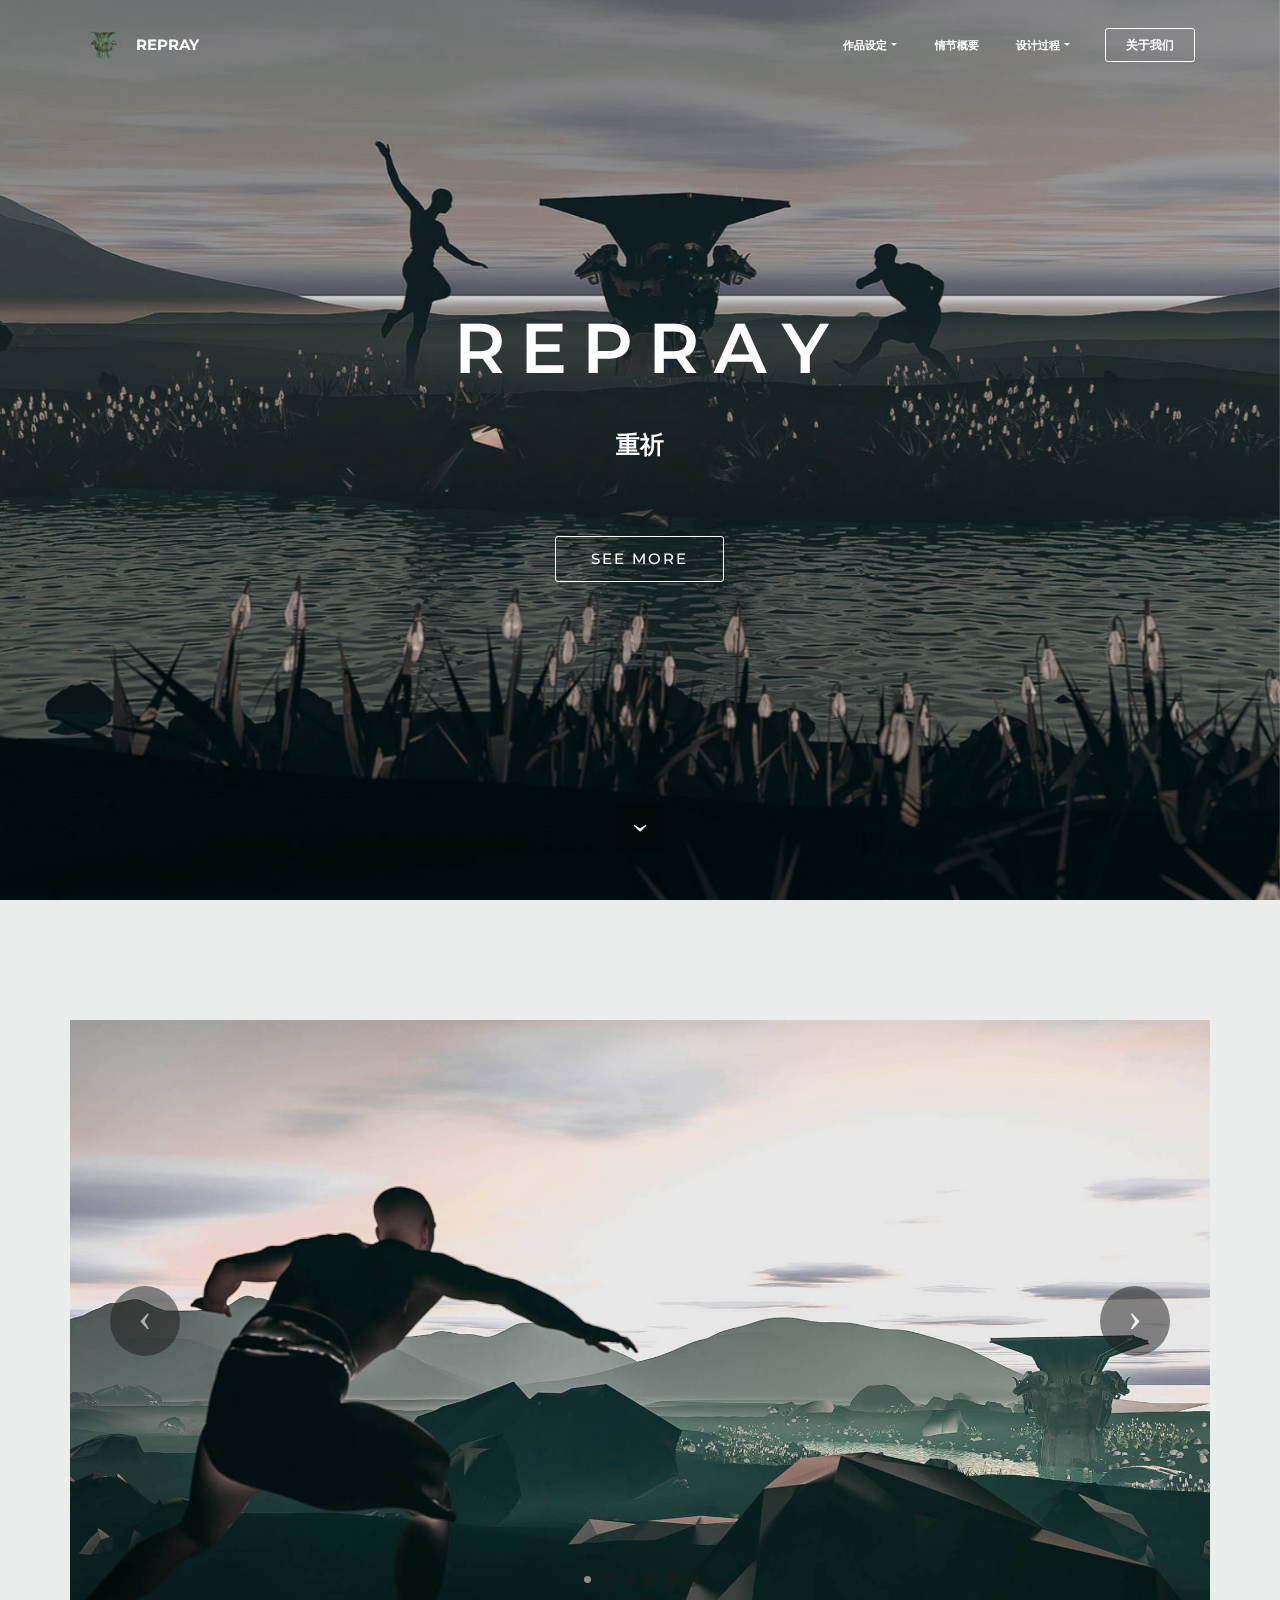
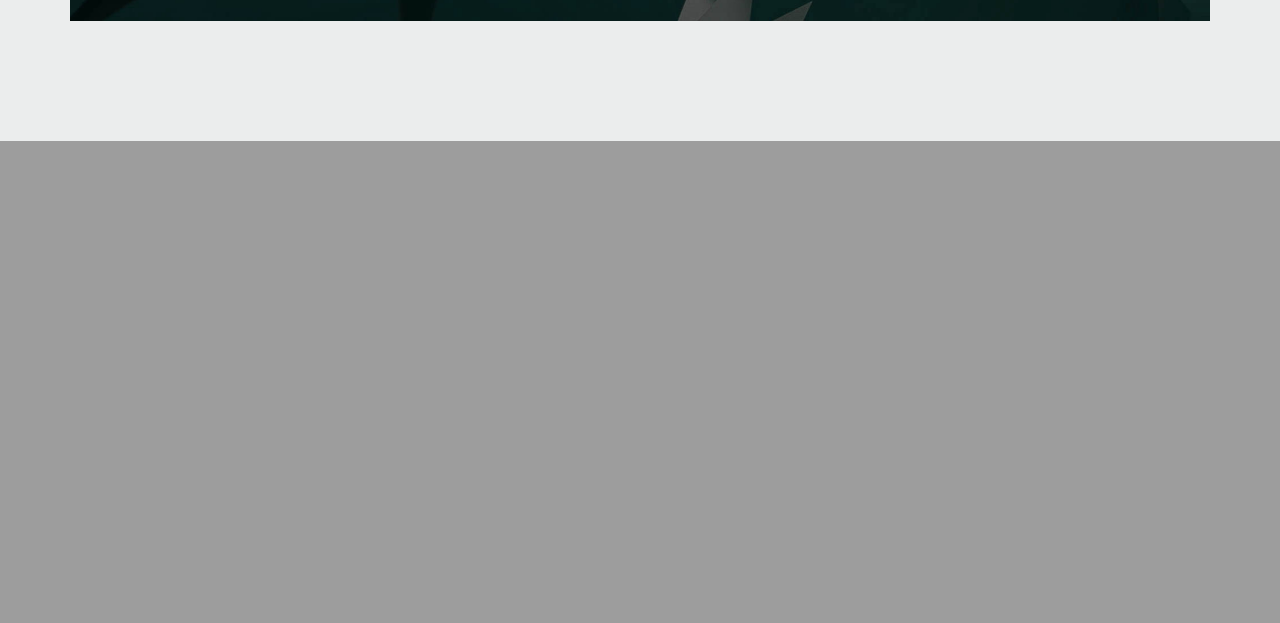
<file: index.html>
<!DOCTYPE html>
<html  >
<head>
  <!-- Site made with Mobirise Website Builder v5.1.4, https://mobirise.com -->
  <meta charset="UTF-8">
  <meta http-equiv="X-UA-Compatible" content="IE=edge">
  <meta name="generator" content="Mobirise v5.1.4, mobirise.com">
  <meta name="viewport" content="width=device-width, initial-scale=1, minimum-scale=1">
  <link rel="shortcut icon" href="assets/images/111-98x128.png" type="image/x-icon">
  <meta name="description" content="">
  
  
  <title>Home</title>
  <link rel="stylesheet" href="https://fonts.googleapis.com/css?family=Lora:400,700,400italic,700italic&subset=latin">
  <link rel="stylesheet" href="https://fonts.googleapis.com/css?family=Montserrat:400,700">
  <link rel="stylesheet" href="https://fonts.googleapis.com/css?family=Raleway:100,100i,200,200i,300,300i,400,400i,500,500i,600,600i,700,700i,800,800i,900,900i">
  <link rel="stylesheet" href="assets/et-line-font-plugin/style.css">
  <link rel="stylesheet" href="assets/tether/tether.min.css">
  <link rel="stylesheet" href="assets/bootstrap/css/bootstrap.min.css">
  <link rel="stylesheet" href="assets/dropdown/css/style.css">
  <link rel="stylesheet" href="assets/animatecss/animate.min.css">
  <link rel="stylesheet" href="assets/theme/css/style.css">
  <link rel="preload" as="style" href="assets/mobirise/css/mbr-additional.css"><link rel="stylesheet" href="assets/mobirise/css/mbr-additional.css" type="text/css">
  
  
  
  
</head>
<body>
  
  <section id="ext_menu-0" data-rv-view="0">

    <nav class="navbar navbar-dropdown bg-color transparent">
        <div class="container">

            <div class="mbr-table">
                <div class="mbr-table-cell">

                    <div class="navbar-brand">
                        <a href="index.html" class="navbar-logo"><img src="assets/images/111-98x128.png" alt="Mobirise"></a>
                        <a class="navbar-caption" href="index.html">REPRAY</a>
                    </div>

                </div>
                <div class="mbr-table-cell">

                    <button class="navbar-toggler pull-xs-right hidden-md-up" type="button" data-toggle="collapse" data-target="#exCollapsingNavbar">
                        <div class="hamburger-icon"></div>
                    </button>

                    <ul class="nav-dropdown collapse pull-xs-right nav navbar-nav navbar-toggleable-sm" id="exCollapsingNavbar"><li class="nav-item dropdown open"><a class="nav-link link dropdown-toggle" href="https://mobirise.com/" data-toggle="dropdown-submenu" aria-expanded="true">作品设定</a><div class="dropdown-menu"><a class="dropdown-item" href="page1.html">灵感来源</a><a class="dropdown-item" href="page3.html" aria-expanded="false">作品概念</a><a class="dropdown-item" href="https://mobirise.com/" aria-expanded="false"></a></div></li><li class="nav-item"><a class="nav-link link" href="page7.html">情节概要</a></li><li class="nav-item dropdown"><a class="nav-link link dropdown-toggle" href="https://mobirise.com/" data-toggle="dropdown-submenu" aria-expanded="false">设计过程</a><div class="dropdown-menu"><a class="dropdown-item" href="page4.html" aria-expanded="false">人物造型</a><a class="dropdown-item" href="page2.html" aria-expanded="false">装置设计</a><a class="dropdown-item" href="page5.html" aria-expanded="false">最终呈现</a></div></li><li class="nav-item nav-btn"><a class="nav-link btn btn-white btn-white-outline" href="page6.html">关于我们</a></li></ul>
                    <button hidden="" class="navbar-toggler navbar-close" type="button" data-toggle="collapse" data-target="#exCollapsingNavbar">
                        <div class="close-icon"></div>
                    </button>

                </div>
            </div>

        </div>
    </nav>

</section>

<section class="mbr-section mbr-section-hero mbr-section-full mbr-parallax-background mbr-section-with-arrow mbr-after-navbar" id="header1-1" data-rv-view="23" style="background-image: url(assets/images/wechatimg4927-2000x1055.jpg);">

    <div class="mbr-overlay" style="opacity: 0.2; background-color: rgb(0, 0, 0);"></div>

    <div class="mbr-table-cell">

        <div class="container">
            <div class="row">
                <div class="mbr-section col-md-10 col-md-offset-1 text-xs-center">

                    <h1 class="mbr-section-title display-1">R E P R A Y</h1>
                    <p class="mbr-section-lead lead"><strong><br></strong><span style="font-style: normal;"><strong>重祈</strong></span><span style="font-style: normal;"><strong><br></strong></span><strong><br></strong></p>
                    <div class="mbr-section-btn"> <a class="btn btn-lg btn-white btn-white-outline" href="page5.html">SEE MORE</a></div>
                </div>
            </div>
        </div>
    </div>

    <div class="mbr-arrow mbr-arrow-floating" aria-hidden="true"><a href="#slider3-1w"><i class="mbr-arrow-icon"></i></a></div>

</section>

<section class="mbr-slider mbr-section mbr-section__container carousel slide mbr-section-nopadding" data-ride="carousel" data-keyboard="false" data-wrap="true" data-pause="false" data-interval="4000" id="slider3-1w" data-rv-view="2" style="background-color: rgb(235, 237, 237);">
    <div class=" container boxed-slider" style="padding-top: 120px; padding-bottom: 120px;">
        <div>
            <div>
                <ol class="carousel-indicators">
                    <li data-app-prevent-settings="" data-target="#slider3-1w" class="active" data-slide-to="0"></li><li data-app-prevent-settings="" data-target="#slider3-1w" data-slide-to="1"></li><li data-app-prevent-settings="" data-target="#slider3-1w" data-slide-to="2"></li><li data-app-prevent-settings="" data-target="#slider3-1w" data-slide-to="3"></li><li data-app-prevent-settings="" data-target="#slider3-1w" data-slide-to="4"></li><li data-app-prevent-settings="" data-target="#slider3-1w" data-slide-to="5"></li>
                </ol>
                <div class="carousel-inner" role="listbox">
                    <div class="mbr-section mbr-section-hero carousel-item dark center active" data-bg-video-slide="false">
                        <div class="mbr-table-cell">
                            
                            <div class="container-slide">
                                <img src="assets/images/wechatimg4926-2000x1055.jpg">
                                <div class="row">
                                    <div class="col-md-8 col-md-offset-1">
                                        
                                        

                                        
                                    </div>
                                </div>
                            </div>
                        </div>
                    </div><div class="mbr-section mbr-section-hero carousel-item dark center" data-bg-video-slide="false">
                        <div class="mbr-table-cell">
                            
                            <div class="container-slide">
                                <img src="assets/images/2000x1055.jpg">
                                <div class="row">
                                    <div class="col-md-8 col-md-offset-2 text-xs-center">
                                        
                                        

                                        
                                    </div>
                                </div>
                            </div>
                        </div>
                    </div><div class="mbr-section mbr-section-hero carousel-item dark center" data-bg-video-slide="false">
                        <div class="mbr-table-cell">
                            
                            <div class="container-slide">
                                <img src="assets/images/wechatimg4927-2000x1055.jpg">
                                <div class="row">
                                    <div class="col-md-8 col-md-offset-1">
                                        
                                        

                                        
                                    </div>
                                </div>
                            </div>
                        </div>
                    </div><div class="mbr-section mbr-section-hero carousel-item dark center" data-bg-video-slide="false">
                        <div class="mbr-table-cell">
                            
                            <div class="container-slide">
                                <img src="assets/images/2000x105556.jpg">
                                <div class="row">
                                    <div class="col-md-8 col-md-offset-2 text-xs-center">
                                        
                                        

                                        
                                    </div>
                                </div>
                            </div>
                        </div>
                    </div><div class="mbr-section mbr-section-hero carousel-item dark center" data-bg-video-slide="false">
                        <div class="mbr-table-cell">
                            
                            <div class="container-slide">
                                <img src="assets/images/wechatimg4929-2000x1055.jpg">
                                <div class="row">
                                    <div class="col-md-8 col-md-offset-2 text-xs-center">
                                        
                                        

                                        
                                    </div>
                                </div>
                            </div>
                        </div>
                    </div><div class="mbr-section mbr-section-hero carousel-item dark center" data-bg-video-slide="false">
                        <div class="mbr-table-cell">
                            
                            <div class="container-slide">
                                <img src="assets/images/wechatimg4930-2000x1055.jpg">
                                <div class="row">
                                    <div class="col-md-8 col-md-offset-2 text-xs-center">
                                        
                                        

                                        
                                    </div>
                                </div>
                            </div>
                        </div>
                    </div>
                </div>

                <a data-app-prevent-settings="" class="left carousel-control" role="button" data-slide="prev" href="#slider3-1w">
                    <span class="icon-prev" aria-hidden="true"></span>
                    <span class="sr-only">Previous</span>
                </a>
                <a data-app-prevent-settings="" class="right carousel-control" role="button" data-slide="next" href="#slider3-1w">
                    <span class="icon-next" aria-hidden="true"></span>
                    <span class="sr-only">Next</span>
                </a>
            </div>
        </div>
    </div>
</section>

<section class="mbr-footer mbr-section mbr-section-md-padding mbr-parallax-background" id="contacts5-2n" data-rv-view="38" style="background-image: url(assets/images/wechatimg4927-2000x1055.jpg); padding-top: 90px; padding-bottom: 90px;">


    <div class="row">
    <div class="mbr-overlay" style="opacity: 0.5; background-color: rgb(60, 60, 60);">
    </div>
            <div class="mbr-company col-xs-12 col-md-6 col-lg-3">

                <div class="mbr-company card">
                    <div><img src="assets/images/mianju-265x501.png" class="card-img-top"></div>
                    <div class="card-block">
                        <p class="card-text">Contact us</p>
                    </div>
                    <ul class="list-group list-group-flush">
                        <li class="list-group-item">
                            <span class="list-group-icon"><span class="etl-icon icon-phone mbr-iconfont-company-contacts5" style="color: rgb(242, 242, 242);"></span></span>
                            <span class="list-group-text">18101836907</span>
                        </li>
                        <li class="list-group-item">
                            <span class="list-group-icon"><span class="etl-icon icon-map-pin mbr-iconfont-company-contacts5" style="color: rgb(242, 242, 242);"></span></span>
                            <span class="list-group-text">Shanghai</span>
                        </li>
                        <li class="list-group-item active">
                            <span class="list-group-icon"><span class="etl-icon icon-envelope mbr-iconfont-company-contacts5" style="color: rgb(242, 242, 242);"></span></span>
                            <span class="list-group-text"><a href="mailto:fanzyzhang@126.com">xujing990121@gmail.com</a></span>
                        </li>
                    </ul>
                </div>

            </div>
            <div class="mbr-footer-content col-xs-12 col-md-6 col-lg-3">
                <h4>Categories</h4>
                <ul><li><a class="text-primary" href="#">Art</a></li><li><a class="text-primary" href="#">Design</a></li><li><a class="text-primary" href="#">Photograhy</a></li><li><a class="text-primary" href="#">Vedio</a></li><li><a class="text-primary" href="#">Graphic</a></li></ul>
            </div>
            <div class="mbr-footer-content col-xs-12 col-md-6 col-lg-3">
                <p><strong>Contacts</strong><br>Email: xujing990121@gmail.com<br>Phone: 18606505317<br>Instagram: Gnijuk<br><br><br><strong>Address</strong><br>109 Street Chunxiao<br>Shanghai, Pudong</p>
            </div>
            <div class="col-xs-12 col-md-6 col-lg-3" data-form-type="formoid">

                <div data-form-alert="true">
                    <div hidden="" data-form-alert-success="true">Thanks for filling out form!</div>
                </div>

                <form action="https://mobirise.com/" method="post" data-form-title="MESSAGE">

                    <input type="hidden" value="GjlbIt8iT7lVMQ78Yn9y7hkLFSuw3zTKA3rSNGfynZKgZasACcQ5LjyPBEithMMsACcjV6oya9e81Q3x5UbLoEbAp00KH0a4E4+rd6pVCHlmOhd7dbFQoIk5+u6CSUlI" data-form-email="true">

                    

                    <div class="form-group">
                        <label class="form-control-label" for="contacts5-2n-email">Email<span class="form-asterisk">*</span></label>
                        <input type="email" class="form-control input-sm input-inverse" name="email" required="" data-form-field="Email" id="contacts5-2n-email">
                    </div>

                    

                    <div class="form-group">
                        <label class="form-control-label" for="contacts5-2n-message">Message</label>
                        <textarea class="form-control input-sm input-inverse" name="message" data-form-field="Message" rows="5" id="contacts5-2n-message"></textarea>
                    </div>

                    <div><button type="submit" class="btn btn-sm btn-info">Contact us</button></div>

                </form>

            </div>
        </div>
</section>


<script src="assets/web/assets/jquery/jquery.min.js"></script>
  <script src="assets/tether/tether.min.js"></script>
  <script src="assets/web/assets/bootstrap4-migrate/bootstrap.min.js"></script>
  <script src="assets/smooth-scroll/smooth-scroll.js"></script>
  <script src="assets/dropdown/js/script.min.js"></script>
  <script src="assets/touch-swipe/jquery.touch-swipe.min.js"></script>
  <script src="assets/viewport-checker/jquery.viewportchecker.js"></script>
  <script src="assets/jarallax/jarallax.js"></script>
  <script src="assets/bootstrap-carousel-swipe/bootstrap-carousel-swipe.js"></script>
  <script src="assets/theme/js/script.js"></script>
  <script src="assets/formoid/formoid.min.js"></script>
  
  
  
  <input name="animation" type="hidden">
  </body>
</html>
</file>
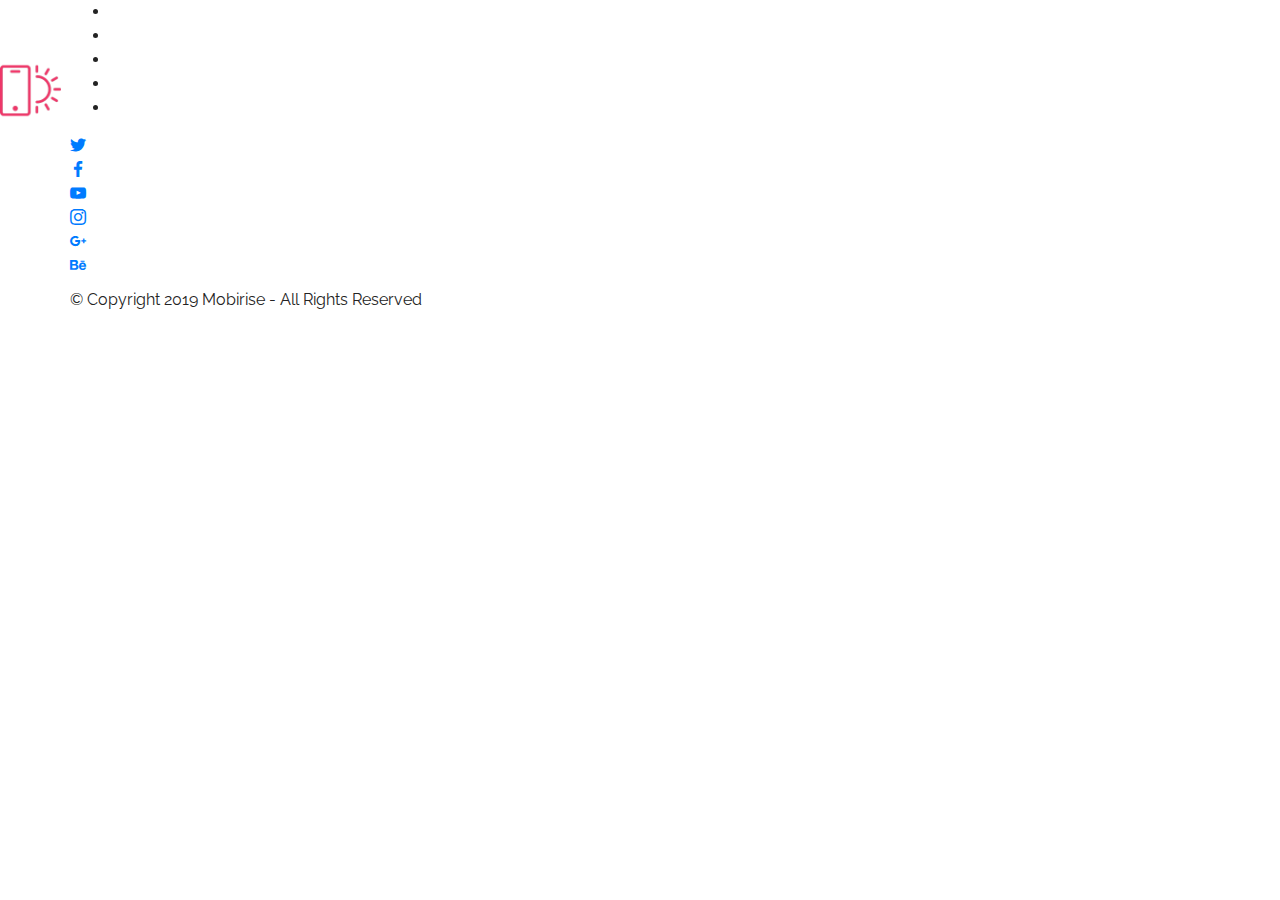
<file: page1.html>
<!DOCTYPE html>
<html  >
<head>
  <!-- Site made with Mobirise Website Builder v4.12.1, https://mobirise.com -->
  <meta charset="UTF-8">
  <meta http-equiv="X-UA-Compatible" content="IE=edge">
  <meta name="generator" content="Mobirise v4.12.1, mobirise.com">
  <meta name="viewport" content="width=device-width, initial-scale=1, minimum-scale=1">
  <link rel="shortcut icon" href="assets/images/logo2.png" type="image/x-icon">
  <meta name="description" content="Website Builder Description">
  
  <title>Page 1</title>
  <link rel="stylesheet" href="assets/web/assets/mobirise-icons/mobirise-icons.css">
  <link rel="stylesheet" href="assets/bootstrap/css/bootstrap.min.css">
  <link rel="stylesheet" href="assets/bootstrap/css/bootstrap-grid.min.css">
  <link rel="stylesheet" href="assets/bootstrap/css/bootstrap-reboot.min.css">
  <link rel="stylesheet" href="assets/tether/tether.min.css">
  <link rel="stylesheet" href="assets/dropdown/css/style.css">
  <link rel="stylesheet" href="assets/socicon/css/styles.css">
  <link rel="stylesheet" href="assets/theme/css/style.css">
  <link rel="preload" as="style" href="assets/mobirise/css/mbr-additional.css"><link rel="stylesheet" href="assets/mobirise/css/mbr-additional.css" type="text/css">
  
  
  
</head>
<body>
  <section class="menu cid-qTkzRZLJNu" once="menu" id="menu1-7">

    

    <nav class="navbar navbar-expand beta-menu navbar-dropdown align-items-center navbar-fixed-top navbar-toggleable-sm">
        <button class="navbar-toggler navbar-toggler-right" type="button" data-toggle="collapse" data-target="#navbarSupportedContent" aria-controls="navbarSupportedContent" aria-expanded="false" aria-label="Toggle navigation">
            <div class="hamburger">
                <span></span>
                <span></span>
                <span></span>
                <span></span>
            </div>
        </button>
        <div class="menu-logo">
            <div class="navbar-brand">
                <span class="navbar-logo">
                    <a href="https://mobirise.com">
                         <img src="assets/images/logo2.png" alt="Mobirise" style="height: 3.8rem;">
                    </a>
                </span>
                <span class="navbar-caption-wrap">
                    <a class="navbar-caption text-white display-4" href="https://mobirise.com">
                        MOBIRISE
                    </a>
                </span>
            </div>
        </div>
        <div class="collapse navbar-collapse" id="navbarSupportedContent">
            <ul class="navbar-nav nav-dropdown" data-app-modern-menu="true">
                <li class="nav-item">
                    <a class="nav-link link text-white display-4" href="https://mobirise.com">
                        <span class="mbri-home mbr-iconfont mbr-iconfont-btn"></span>
                        Services
                    </a>
                </li>
                <li class="nav-item">
                    <a class="nav-link link text-white display-4" href="https://mobirise.com">
                        <span class="mbri-search mbr-iconfont mbr-iconfont-btn"></span>
                        About Us
                    </a>
                </li>
            </ul>
            <div class="navbar-buttons mbr-section-btn"><a class="btn btn-sm btn-primary display-4" href="https://mobirise.com">
                    <span class="mbri-save mbr-iconfont mbr-iconfont-btn "></span>
                    Try It Now!
                </a></div>
        </div>
    </nav>
</section>

<section class="engine"><a href="https://mobirise.info">Mobirise</a></section><section once="footers" class="cid-rRAkyUkMqB" id="footer7-8">

    

    

    <div class="container">
        <div class="media-container-row align-center mbr-white">
            <div class="row row-links">
                <ul class="foot-menu">
                    
                    
                    
                    
                    
                <li class="foot-menu-item mbr-fonts-style display-7">
                        <a class="text-white mbr-bold" href="#" target="_blank">About us</a>
                    </li><li class="foot-menu-item mbr-fonts-style display-7">
                        <a class="text-white mbr-bold" href="#" target="_blank">Services</a>
                    </li><li class="foot-menu-item mbr-fonts-style display-7">
                        <a class="text-white mbr-bold" href="#" target="_blank">Get In Touch</a>
                    </li><li class="foot-menu-item mbr-fonts-style display-7">
                        <a class="text-white mbr-bold" href="#" target="_blank">Careers</a>
                    </li><li class="foot-menu-item mbr-fonts-style display-7">
                        <a class="text-white mbr-bold" href="#" target="_blank">Work</a>
                    </li></ul>
            </div>
            <div class="row social-row">
                <div class="social-list align-right pb-2">
                    
                    
                    
                    
                    
                    
                <div class="soc-item">
                        <a href="https://twitter.com/mobirise" target="_blank">
                            <span class="socicon-twitter socicon mbr-iconfont mbr-iconfont-social"></span>
                        </a>
                    </div><div class="soc-item">
                        <a href="https://www.facebook.com/pages/Mobirise/1616226671953247" target="_blank">
                            <span class="socicon-facebook socicon mbr-iconfont mbr-iconfont-social"></span>
                        </a>
                    </div><div class="soc-item">
                        <a href="https://www.youtube.com/c/mobirise" target="_blank">
                            <span class="socicon-youtube socicon mbr-iconfont mbr-iconfont-social"></span>
                        </a>
                    </div><div class="soc-item">
                        <a href="https://instagram.com/mobirise" target="_blank">
                            <span class="socicon-instagram socicon mbr-iconfont mbr-iconfont-social"></span>
                        </a>
                    </div><div class="soc-item">
                        <a href="https://plus.google.com/u/0/+Mobirise" target="_blank">
                            <span class="socicon-googleplus socicon mbr-iconfont mbr-iconfont-social"></span>
                        </a>
                    </div><div class="soc-item">
                        <a href="https://www.behance.net/Mobirise" target="_blank">
                            <span class="socicon-behance socicon mbr-iconfont mbr-iconfont-social"></span>
                        </a>
                    </div></div>
            </div>
            <div class="row row-copirayt">
                <p class="mbr-text mb-0 mbr-fonts-style mbr-white align-center display-7">
                    © Copyright 2019 Mobirise - All Rights Reserved
                </p>
            </div>
        </div>
    </div>
</section>


  <script src="assets/web/assets/jquery/jquery.min.js"></script>
  <script src="assets/popper/popper.min.js"></script>
  <script src="assets/bootstrap/js/bootstrap.min.js"></script>
  <script src="assets/tether/tether.min.js"></script>
  <script src="assets/smoothscroll/smooth-scroll.js"></script>
  <script src="assets/dropdown/js/nav-dropdown.js"></script>
  <script src="assets/dropdown/js/navbar-dropdown.js"></script>
  <script src="assets/touchswipe/jquery.touch-swipe.min.js"></script>
  <script src="assets/theme/js/script.js"></script>
  
  
</body>
</html>
</file>
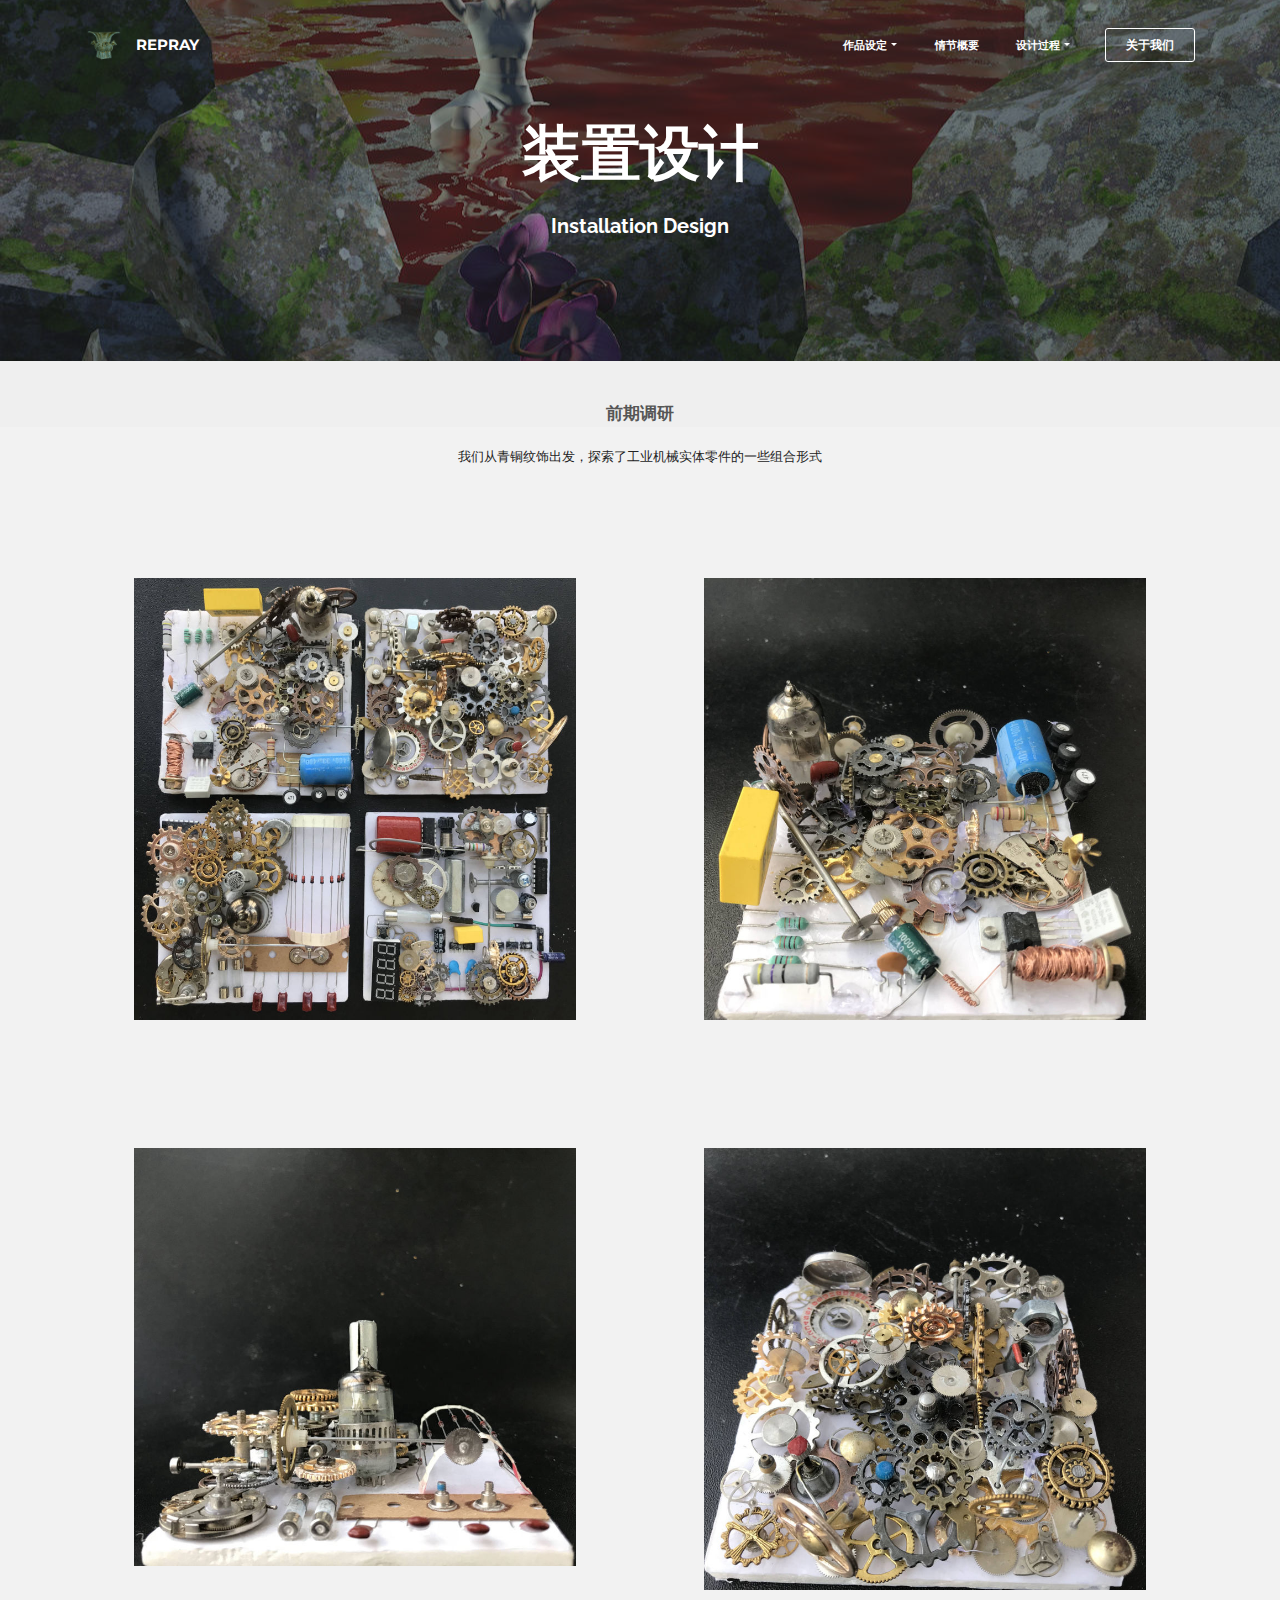
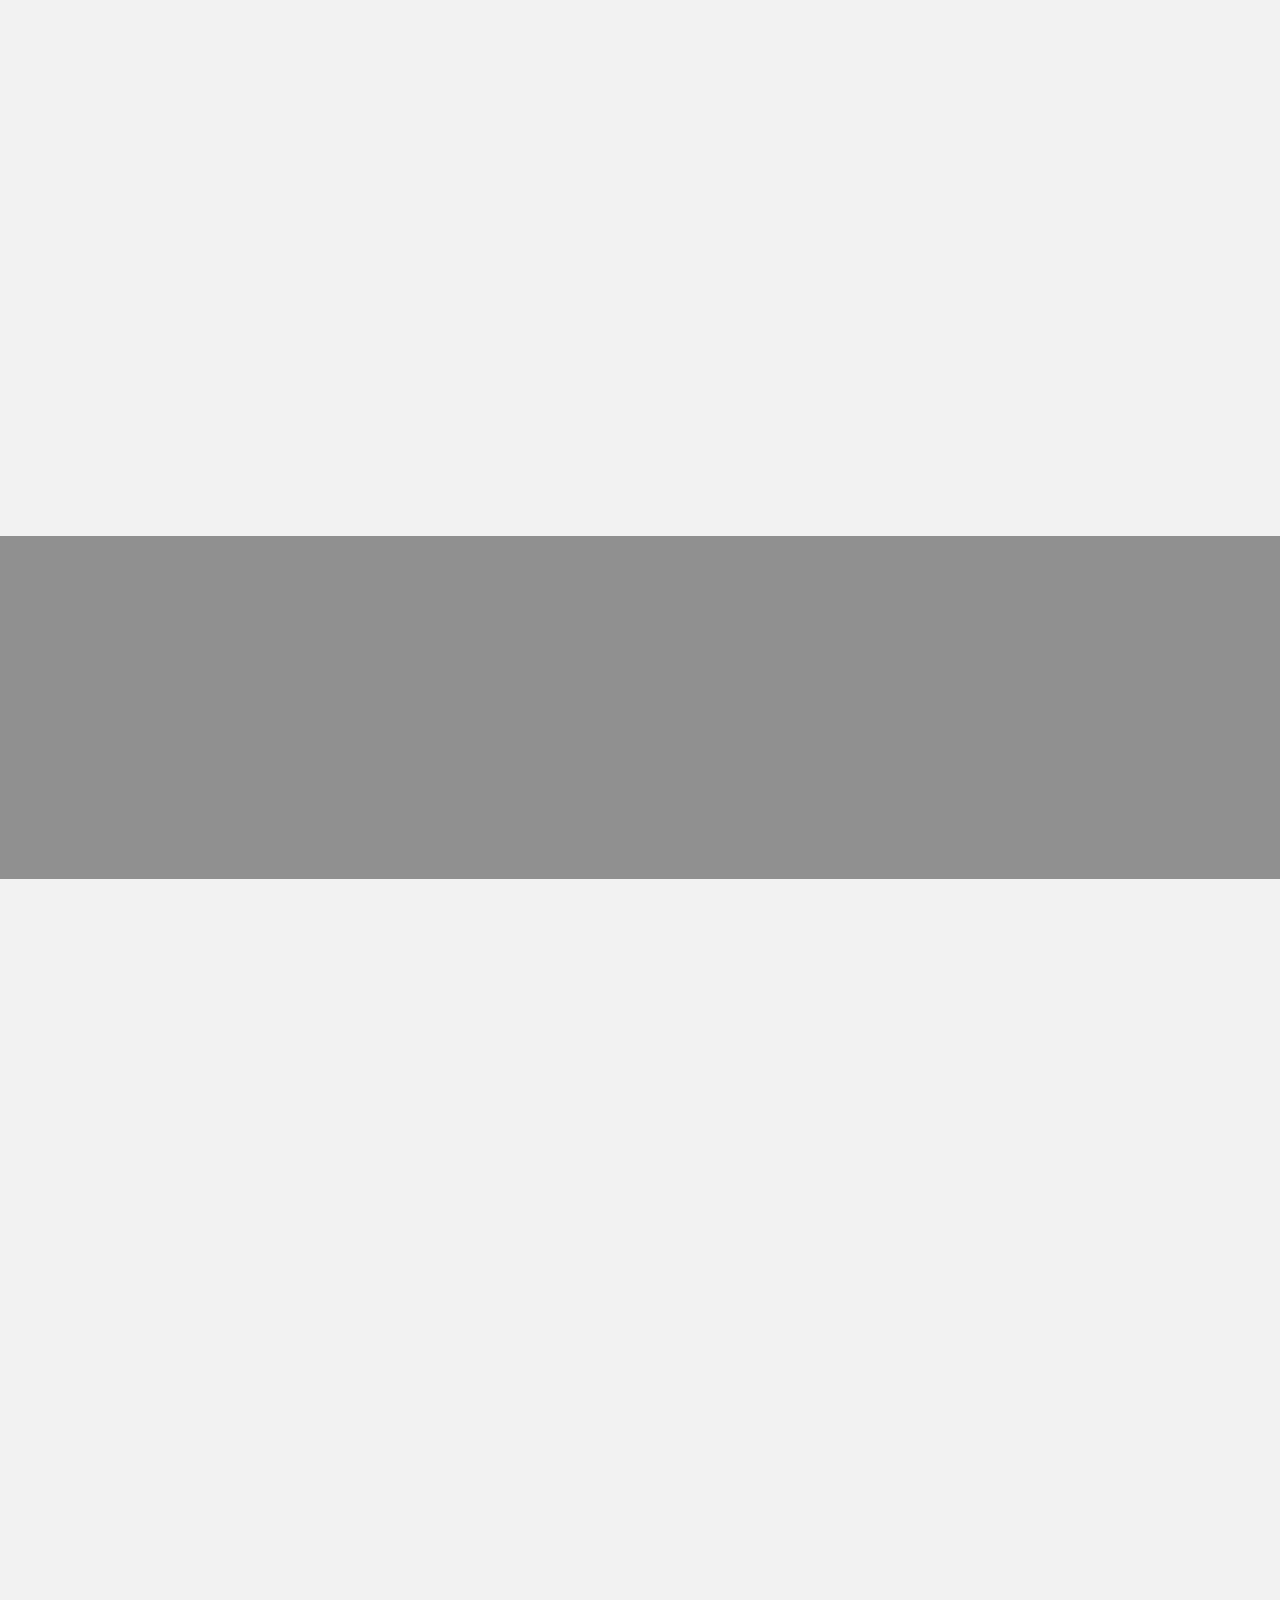
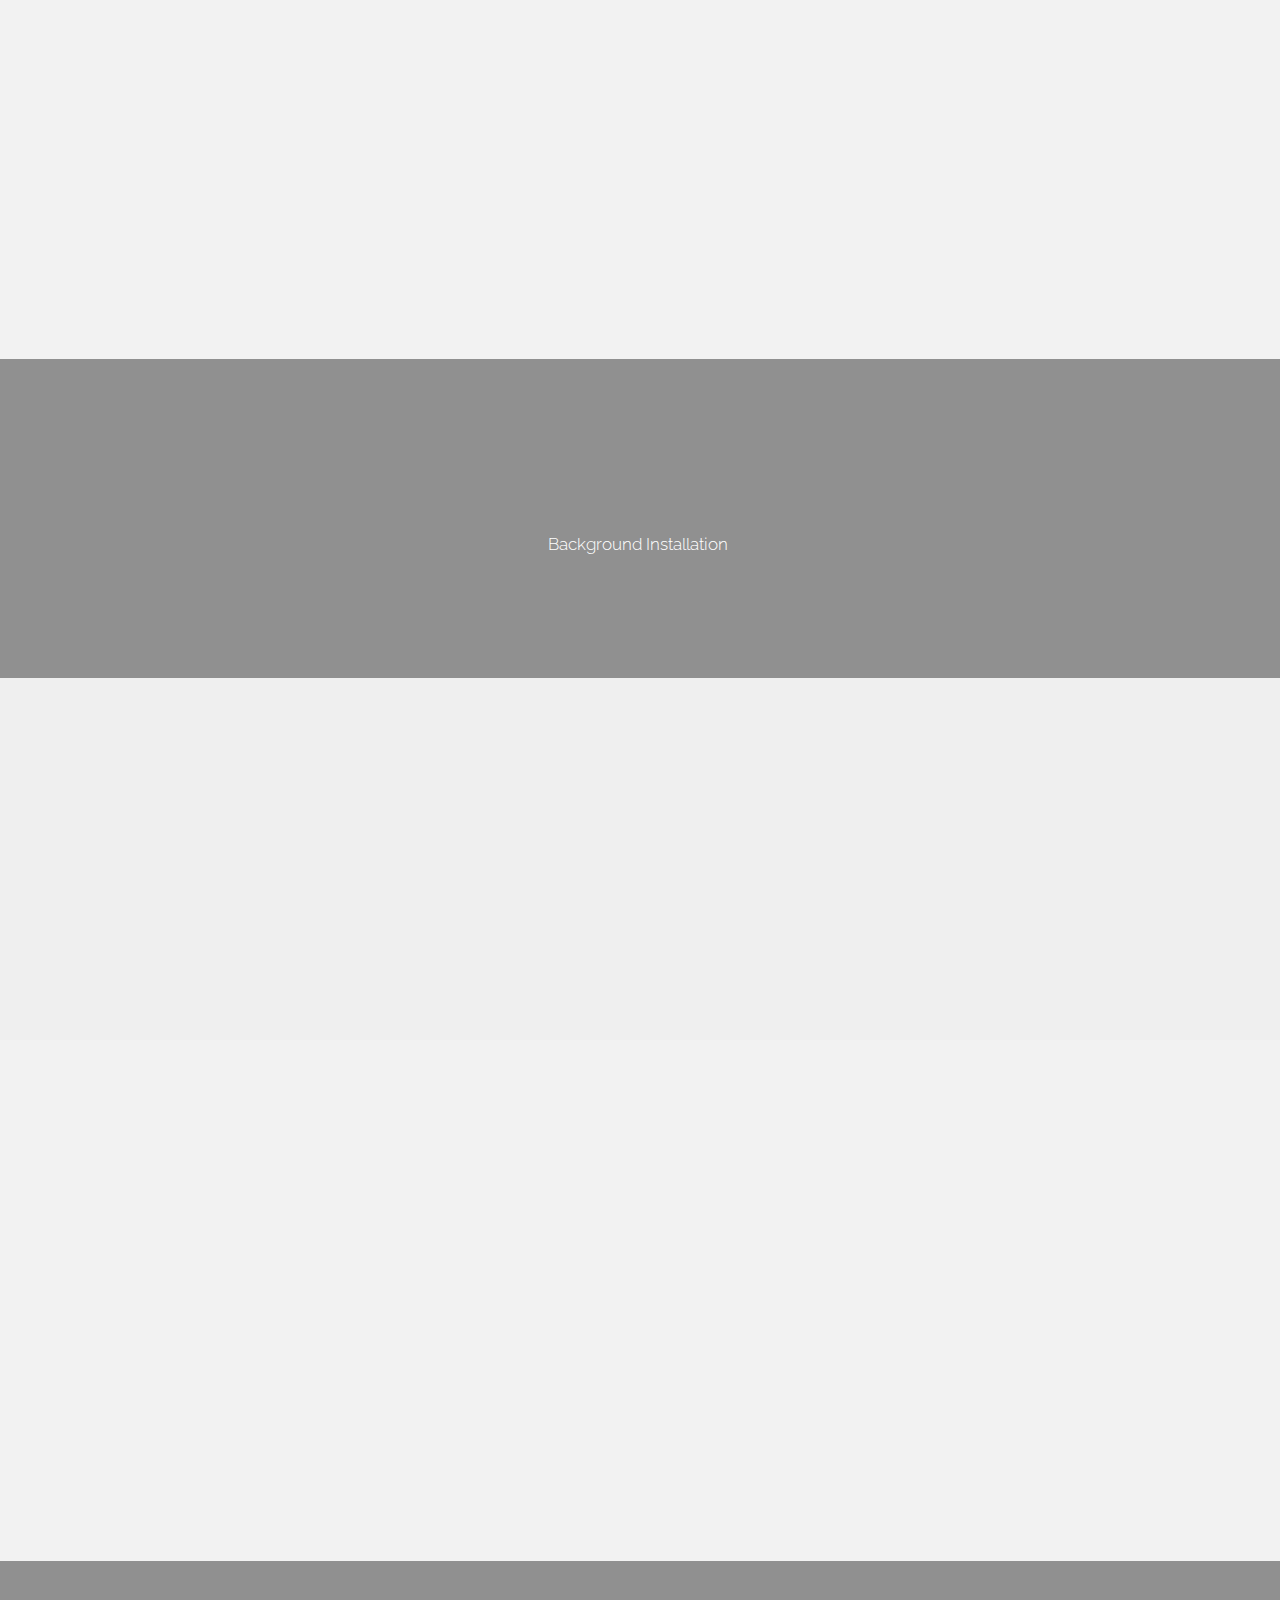
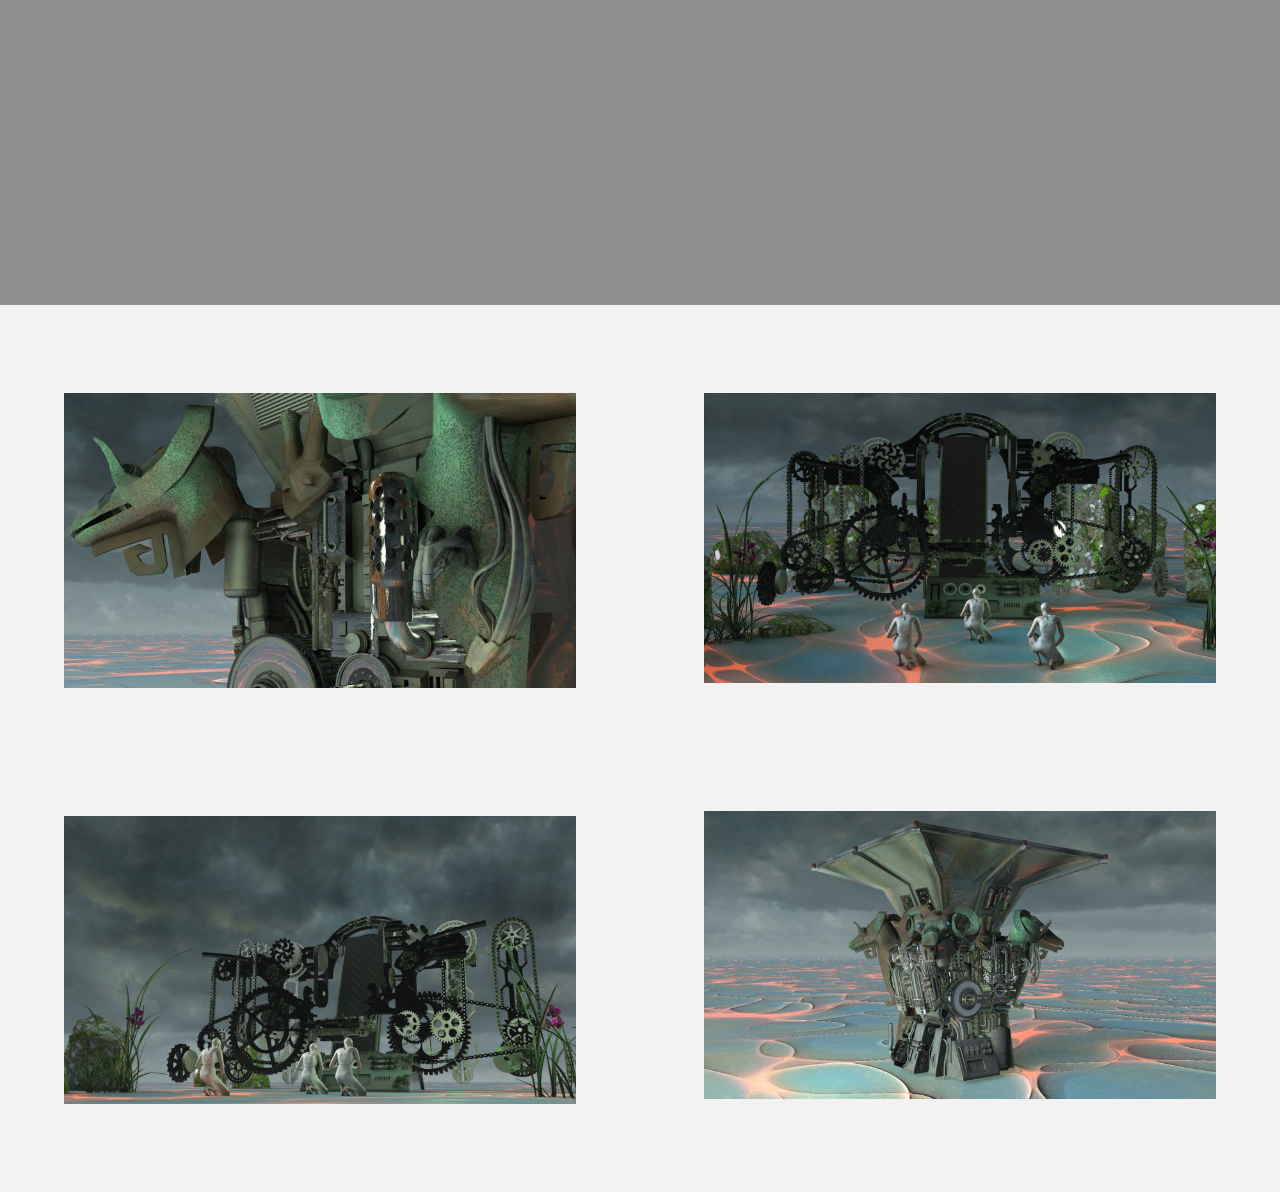
<file: page2.html>
<!DOCTYPE html>
<html  >
<head>
  <!-- Site made with Mobirise Website Builder v5.1.4, https://mobirise.com -->
  <meta charset="UTF-8">
  <meta http-equiv="X-UA-Compatible" content="IE=edge">
  <meta name="generator" content="Mobirise v5.1.4, mobirise.com">
  <meta name="viewport" content="width=device-width, initial-scale=1, minimum-scale=1">
  <link rel="shortcut icon" href="assets/images/111-98x128.png" type="image/x-icon">
  <meta name="description" content="Website Creator Description">
  
  
  <title>装置设计</title>
  <link rel="stylesheet" href="https://fonts.googleapis.com/css?family=Lora:400,700,400italic,700italic&subset=latin">
  <link rel="stylesheet" href="https://fonts.googleapis.com/css?family=Montserrat:400,700">
  <link rel="stylesheet" href="https://fonts.googleapis.com/css?family=Raleway:100,100i,200,200i,300,300i,400,400i,500,500i,600,600i,700,700i,800,800i,900,900i">
  <link rel="stylesheet" href="assets/et-line-font-plugin/style.css">
  <link rel="stylesheet" href="assets/tether/tether.min.css">
  <link rel="stylesheet" href="assets/bootstrap/css/bootstrap.min.css">
  <link rel="stylesheet" href="assets/dropdown/css/style.css">
  <link rel="stylesheet" href="assets/animatecss/animate.min.css">
  <link rel="stylesheet" href="assets/theme/css/style.css">
  <link rel="stylesheet" href="assets/mobirise-gallery/style.css">
  <link rel="preload" as="style" href="assets/mobirise/css/mbr-additional.css"><link rel="stylesheet" href="assets/mobirise/css/mbr-additional.css" type="text/css">
  
  
  
  
</head>
<body>
  
  <section id="ext_menu-i" data-rv-view="70">

    <nav class="navbar navbar-dropdown bg-color transparent">
        <div class="container">

            <div class="mbr-table">
                <div class="mbr-table-cell">

                    <div class="navbar-brand">
                        <a href="index.html" class="navbar-logo"><img src="assets/images/111-98x128.png" alt="Mobirise"></a>
                        <a class="navbar-caption" href="index.html">REPRAY</a>
                    </div>

                </div>
                <div class="mbr-table-cell">

                    <button class="navbar-toggler pull-xs-right hidden-md-up" type="button" data-toggle="collapse" data-target="#exCollapsingNavbar">
                        <div class="hamburger-icon"></div>
                    </button>

                    <ul class="nav-dropdown collapse pull-xs-right nav navbar-nav navbar-toggleable-sm" id="exCollapsingNavbar"><li class="nav-item dropdown open"><a class="nav-link link dropdown-toggle" href="https://mobirise.com/" data-toggle="dropdown-submenu" aria-expanded="true">作品设定</a><div class="dropdown-menu"><a class="dropdown-item" href="page1.html">灵感来源</a><a class="dropdown-item" href="page3.html" aria-expanded="false">作品概念</a><a class="dropdown-item" href="https://mobirise.com/" aria-expanded="false"></a></div></li><li class="nav-item"><a class="nav-link link" href="page7.html">情节概要</a></li><li class="nav-item dropdown"><a class="nav-link link dropdown-toggle" href="https://mobirise.com/" data-toggle="dropdown-submenu" aria-expanded="false">设计过程</a><div class="dropdown-menu"><a class="dropdown-item" href="page4.html" aria-expanded="false">人物造型</a><a class="dropdown-item" href="page2.html" aria-expanded="false">装置设计</a><a class="dropdown-item" href="page5.html" aria-expanded="false">最终呈现</a></div></li><li class="nav-item nav-btn"><a class="nav-link btn btn-white btn-white-outline" href="page6.html">关于我们</a></li></ul>
                    <button hidden="" class="navbar-toggler navbar-close" type="button" data-toggle="collapse" data-target="#exCollapsingNavbar">
                        <div class="close-icon"></div>
                    </button>

                </div>
            </div>

        </div>
    </nav>

</section>

<section class="mbr-section article mbr-after-navbar" id="msg-box8-p" data-rv-view="72" style="background-image: url(assets/images/3-1280x720.jpg); padding-top: 120px; padding-bottom: 120px;">

    <div class="mbr-overlay" style="opacity: 0.5; background-color: rgb(34, 34, 34);">
    </div>
    <div class="container">
        <div class="row">
            <div class="col-md-8 col-md-offset-2 text-xs-center">
                <h3 class="mbr-section-title display-2">装置设计</h3>
                <div class="lead"><p><strong>Installation Design</strong></p></div>
                
            </div>
        </div>
    </div>

</section>

<section class="mbr-section article mbr-section__container" id="content1-18" data-rv-view="75" style="background-color: rgb(239, 239, 239); padding-top: 40px; padding-bottom: 0px;">

    <div class="container">
        <div class="row">
            <div class="col-xs-12 lead"><p><strong>前期调研</strong></p></div>
        </div>
    </div>

</section>

<section class="mbr-section article mbr-section__container" id="content1-1t" data-rv-view="77" style="background-color: rgb(242, 242, 242); padding-top: 20px; padding-bottom: 0px;">

    <div class="container">
        <div class="row">
            <div class="col-xs-12 lead">我们从青铜纹饰出发，探索了工业机械实体零件的一些组合形式</div>
        </div>
    </div>

</section>

<section class="mbr-gallery mbr-section mbr-section-nopadding mbr-slider-carousel" id="gallery2-1v" data-filter="false" data-rv-view="79" style="background-color: rgb(242, 242, 242); padding-top: 3rem; padding-bottom: 6rem;">
    <!-- Filter -->
    

    <!-- Gallery -->
    <div class="mbr-gallery-row container">
        <div class=" mbr-gallery-layout-default">
            <div>
                <div>
                    <div class="mbr-gallery-item mbr-gallery-item__mobirise3 mbr-gallery-item--p4" data-tags="Awesome" data-video-url="false">
                        <div href="#lb-gallery2-1v" data-slide-to="0" data-toggle="modal">
                            
                            

                            <img src="assets/images/wechatimg335-2000x2000-800x800.jpg" alt="" title="">
                            
                            <span class="icon-focus"></span>
                            
                        </div>
                    </div><div class="mbr-gallery-item mbr-gallery-item__mobirise3 mbr-gallery-item--p4" data-tags="Beautiful" data-video-url="false">
                        <div href="#lb-gallery2-1v" data-slide-to="1" data-toggle="modal">
                            
                            

                            <img src="assets/images/wechatimg336-2000x2000-800x800.jpg" alt="" title="">
                            
                            <span class="icon-focus"></span>
                            
                        </div>
                    </div><div class="mbr-gallery-item mbr-gallery-item__mobirise3 mbr-gallery-item--p4" data-tags="Responsive" data-video-url="false">
                        <div href="#lb-gallery2-1v" data-slide-to="2" data-toggle="modal">
                            
                            

                            <img src="assets/images/wechatimg337-2000x1893-800x757.jpg" alt="" title="">
                            
                            <span class="icon-focus"></span>
                            
                        </div>
                    </div><div class="mbr-gallery-item mbr-gallery-item__mobirise3 mbr-gallery-item--p4" data-tags="Animated" data-video-url="false">
                        <div href="#lb-gallery2-1v" data-slide-to="3" data-toggle="modal">
                            
                            

                            <img src="assets/images/wechatimg338-2000x2000-800x800.jpg" alt="" title="">
                            
                            <span class="icon-focus"></span>
                            
                        </div>
                    </div>
                </div>
            </div>
            <div class="clearfix"></div>
        </div>
    </div>

    <!-- Lightbox -->
    <div data-app-prevent-settings="" class="mbr-slider modal fade carousel slide" tabindex="-1" data-keyboard="true" data-interval="false" id="lb-gallery2-1v">
        <div class="modal-dialog">
            <div class="modal-content">
                <div class="modal-body">
                    <ol class="carousel-indicators">
                        <li data-app-prevent-settings="" data-target="#lb-gallery2-1v" class=" active" data-slide-to="0"></li><li data-app-prevent-settings="" data-target="#lb-gallery2-1v" data-slide-to="1"></li><li data-app-prevent-settings="" data-target="#lb-gallery2-1v" data-slide-to="2"></li><li data-app-prevent-settings="" data-target="#lb-gallery2-1v" data-slide-to="3"></li>
                    </ol>
                    <div class="carousel-inner">
                        <div class="carousel-item active">
                            <img src="assets/images/wechatimg335-2000x2000.jpg" alt="" title="">
                        </div><div class="carousel-item">
                            <img src="assets/images/wechatimg336-2000x2000.jpg" alt="" title="">
                        </div><div class="carousel-item">
                            <img src="assets/images/wechatimg337-2000x1893.jpg" alt="" title="">
                        </div><div class="carousel-item">
                            <img src="assets/images/wechatimg338-2000x2000.jpg" alt="" title="">
                        </div>
                    </div>
                    <a class="left carousel-control" role="button" data-slide="prev" href="#lb-gallery2-1v">
                        <span class="icon-prev" aria-hidden="true"></span>
                        <span class="sr-only">Previous</span>
                    </a>
                    <a class="right carousel-control" role="button" data-slide="next" href="#lb-gallery2-1v">
                        <span class="icon-next" aria-hidden="true"></span>
                        <span class="sr-only">Next</span>
                    </a>

                    <a class="close" href="#" role="button" data-dismiss="modal">
                        <span aria-hidden="true">×</span>
                        <span class="sr-only">Close</span>
                    </a>
                </div>
            </div>
        </div>
    </div>
</section>

<section class="mbr-cards mbr-section mbr-section-nopadding" id="features3-1s" data-rv-view="98" style="background-color: rgb(242, 242, 242);">

    

    <div class="mbr-cards-row row">
        <div class="mbr-cards-col col-xs-12 col-lg-3" style="padding-top: 0px; padding-bottom: 80px;">
            <div class="container">
              <div class="card cart-block">
                  <div class="card-img"><img src="assets/images/600x414.jpg" class="card-img-top"></div>
                  <div class="card-block">
                    <h4 class="card-title">龙纹</h4>
                    <h5 class="card-subtitle">殷代-春秋战国时期</h5>
                    
                    
                    </div>
                </div>
            </div>
        </div>
        <div class="mbr-cards-col col-xs-12 col-lg-3" style="padding-top: 0px; padding-bottom: 80px;">
            <div class="container">
                <div class="card cart-block">
                    <div class="card-img"><img src="assets/images/600x268.jpg" class="card-img-top"></div>
                    <div class="card-block">
                        <h4 class="card-title">鱼鳞纹</h4>
                        <h5 class="card-subtitle">西周后期-春秋</h5>
                        
                        
                    </div>
                </div>
            </div>
        </div>
        <div class="mbr-cards-col col-xs-12 col-lg-3" style="padding-top: 0px; padding-bottom: 80px;">
            <div class="container">
                <div class="card cart-block">
                    <div class="card-img"><img src="assets/images/600x418.jpg" class="card-img-top"></div>
                    <div class="card-block">
                        <h4 class="card-title">蚕纹</h4>
                        <h5 class="card-subtitle">殷代末期-西周初期</h5>
                        
                        
                    </div>
                </div>
            </div>
        </div>
        <div class="mbr-cards-col col-xs-12 col-lg-3" style="padding-top: 0px; padding-bottom: 80px;">
            <div class="container">
                <div class="card cart-block">
                    <div class="card-img"><img src="assets/images/600x241.jpg" class="card-img-top"></div>
                    <div class="card-block">
                        <h4 class="card-title">山带纹</h4>
                        <h5 class="card-subtitle">西周后期-春秋前期</h5>
                        
                        
                    </div>
                </div>
            </div>
        </div>
        
        
    </div>
</section>

<section class="mbr-section article mbr-parallax-background" id="msg-box8-22" data-rv-view="101" style="background-image: url(assets/images/2-1280x720.jpg); padding-top: 120px; padding-bottom: 120px;">

    <div class="mbr-overlay" style="opacity: 0.5; background-color: rgb(34, 34, 34);">
    </div>
    <div class="container">
        <div class="row">
            <div class="col-md-8 col-md-offset-2 text-xs-center">
                <h3 class="mbr-section-title display-2">中心装置</h3>
                <div class="lead"><p>Central Installation</p></div>
                
            </div>
        </div>
    </div>

</section>

<section class="mbr-section" id="msg-box5-17" data-rv-view="104" style="background-color: rgb(242, 242, 242); padding-top: 40px; padding-bottom: 40px;">

    
    <div class="container">
        <div class="row">
            <div class="mbr-table-md-up">

              

              <div class="mbr-table-cell col-md-5 text-xs-center text-md-right content-size">
                  
                  <div class="lead">

                    <p>在设计中心装置的时候，我们从富有古中国特色的文物中，选取了两个最知名的，同时具有宗教意味的器皿——鼎和尊。他们不仅是祭祀器具，还与权力挂钩。 相比较而言，尊的形象更适合实体制作搭建，因此最终中心装置选择以<strong>四羊方尊</strong>为原型制作。<br><br><br></p>

                  </div>

                  
              </div>


              


              <div class="mbr-table-cell mbr-left-padding-md-up mbr-valign-top col-md-7 image-size" style="width: 47%;">
                  <div class="mbr-figure"><img src="assets/images/timg-21-1306x1290.jpg"></div>
              </div>

            </div>
        </div>
    </div>

</section>

<section class="mbr-section" id="msg-box4-1b" data-rv-view="107" style="background-color: rgb(242, 242, 242); padding-top: 80px; padding-bottom: 80px;">

    
    <div class="container">
        <div class="row">
            <div class="mbr-table-md-up">

              <div class="mbr-table-cell mbr-right-padding-md-up mbr-valign-top col-md-7 image-size" style="width: 50%;">
                  <div class="mbr-figure"><img src="assets/images/wechatimg1048-1400x1072.jpg"></div>
              </div>

              


              <div class="mbr-table-cell col-md-5 text-xs-center text-md-left content-size">
                  
                  <div class="lead">

                    <p></p><p>设计草图将整体装置以蒸汽朋克感为主要风格进行处理，部分保留青铜质感外层，以制造青铜外表剥落露出机械内核的感觉。纹路以青铜质感为主，以一些经典图腾、纹饰为灵感来源进行再创造。</p><p></p>

                  </div>

                  
              </div>


              

            </div>
        </div>
    </div>

</section>

<section class="mbr-section article mbr-parallax-background" id="msg-box8-23" data-rv-view="110" style="background-image: url(assets/images/2-1280x720.jpg); padding-top: 120px; padding-bottom: 120px;">

    <div class="mbr-overlay" style="opacity: 0.5; background-color: rgb(34, 34, 34);">
    </div>
    <div class="container">
        <div class="row">
            <div class="col-md-8 col-md-offset-2 text-xs-center">
                <h3 class="mbr-section-title display-2">背景装置</h3>
                <div class="lead">Background Installation&nbsp;</div>
                
            </div>
        </div>
    </div>

</section>

<section class="mbr-section" id="msg-box5-1e" data-rv-view="113" style="background-color: rgb(239, 239, 239); padding-top: 40px; padding-bottom: 40px;">

    
    <div class="container">
        <div class="row">
            <div class="mbr-table-md-up">

              

              <div class="mbr-table-cell col-md-5 text-xs-center text-md-right content-size">
                  
                  <div class="lead">

                    <p>以包豪斯的动态广告装置为灵感，蒸汽朋克为主要风格，结合青铜的图腾纹饰——饕餮纹作为主要形象制作。整体体积较大，作为整个舞台的动态背景装置，会根据情节、音乐做适当的结构变化。（右图为装置初稿）</p>

                  </div>

                  
              </div>


              


              <div class="mbr-table-cell mbr-left-padding-md-up mbr-valign-top col-md-7 image-size" style="width: 50%;">
                  <div class="mbr-figure"><img src="assets/images/47-1400x788.jpg"></div>
              </div>

            </div>
        </div>
    </div>

</section>

<section class="mbr-section" id="msg-box4-1d" data-rv-view="116" style="background-color: rgb(242, 242, 242); padding-top: 120px; padding-bottom: 120px;">

    
    <div class="container">
        <div class="row">
            <div class="mbr-table-md-up">

              <div class="mbr-table-cell mbr-right-padding-md-up mbr-valign-top col-md-7 image-size" style="width: 50%;">
                  <div class="mbr-figure"><img src="assets/images/11-1400x788.jpg"></div>
              </div>

              


              <div class="mbr-table-cell col-md-5 text-xs-center text-md-left content-size">
                  
                  <div class="lead">

                    <p></p><p>材料上会使用金属质感的废弃零件，制造有堆积感、废弃感的装置。周围会采用具有荒野感的石块以及野草，烘托环境氛围，主要动态元素为齿轮和链条，会在part3、part4的剧情发生变化。（左图为装置初稿）</p><p></p>

                  </div>

                  
              </div>


              

            </div>
        </div>
    </div>

</section>

<section class="mbr-section article mbr-parallax-background" id="msg-box8-24" data-rv-view="119" style="background-image: url(assets/images/2-1280x720.jpg); padding-top: 120px; padding-bottom: 120px;">

    <div class="mbr-overlay" style="opacity: 0.5; background-color: rgb(34, 34, 34);">
    </div>
    <div class="container">
        <div class="row">
            <div class="col-md-8 col-md-offset-2 text-xs-center">
                <h3 class="mbr-section-title display-2">最终效果</h3>
                <div class="lead"><p>Final Effect</p></div>
                
            </div>
        </div>
    </div>

</section>

<section class="mbr-gallery mbr-section mbr-section-nopadding mbr-slider-carousel" id="gallery3-12" data-filter="false" data-rv-view="122" style="background-color: rgb(242, 242, 242); padding-top: 1.5rem; padding-bottom: 1.5rem;">
    <!-- Filter -->
    

    <!-- Gallery -->
    <div class="mbr-gallery-row">
        <div class=" mbr-gallery-layout-default">
            <div>
                <div>
                    <div class="mbr-gallery-item mbr-gallery-item__mobirise3 mbr-gallery-item--p4" data-tags="Animated" data-video-url="false">
                        <div href="#lb-gallery3-12" data-slide-to="0" data-toggle="modal">
                            
                            

                            <img src="assets/images/zyf466-1763x1016-800x461.jpg" alt="" title="">
                            
                            <span class="icon-focus"></span>
                            
                        </div>
                    </div><div class="mbr-gallery-item mbr-gallery-item__mobirise3 mbr-gallery-item--p4" data-tags="Animated" data-video-url="false">
                        <div href="#lb-gallery3-12" data-slide-to="1" data-toggle="modal">
                            
                            

                            <img src="assets/images/555-1831x1038-800x454.jpg" alt="" title="">
                            
                            <span class="icon-focus"></span>
                            
                        </div>
                    </div><div class="mbr-gallery-item mbr-gallery-item__mobirise3 mbr-gallery-item--p4" data-tags="Animated" data-video-url="false">
                        <div href="#lb-gallery3-12" data-slide-to="2" data-toggle="modal">
                            
                            

                            <img src="assets/images/4-1280x720-800x450.jpg" alt="" title="">
                            
                            <span class="icon-focus"></span>
                            
                        </div>
                    </div><div class="mbr-gallery-item mbr-gallery-item__mobirise3 mbr-gallery-item--p4" data-tags="Animated" data-video-url="false">
                        <div href="#lb-gallery3-12" data-slide-to="3" data-toggle="modal">
                            
                            

                            <img src="assets/images/02182-1920x1080-800x450.jpg" alt="" title="">
                            
                            <span class="icon-focus"></span>
                            
                        </div>
                    </div>
                </div>
            </div>
            <div class="clearfix"></div>
        </div>
    </div>

    <!-- Lightbox -->
    <div data-app-prevent-settings="" class="mbr-slider modal fade carousel slide" tabindex="-1" data-keyboard="true" data-interval="false" id="lb-gallery3-12">
        <div class="modal-dialog">
            <div class="modal-content">
                <div class="modal-body">
                    <ol class="carousel-indicators">
                        <li data-app-prevent-settings="" data-target="#lb-gallery3-12" class=" active" data-slide-to="0"></li><li data-app-prevent-settings="" data-target="#lb-gallery3-12" data-slide-to="1"></li><li data-app-prevent-settings="" data-target="#lb-gallery3-12" data-slide-to="2"></li><li data-app-prevent-settings="" data-target="#lb-gallery3-12" data-slide-to="3"></li>
                    </ol>
                    <div class="carousel-inner">
                        <div class="carousel-item active">
                            <img src="assets/images/zyf466-1763x1016.jpg" alt="" title="">
                        </div><div class="carousel-item">
                            <img src="assets/images/555-1831x1038.jpg" alt="" title="">
                        </div><div class="carousel-item">
                            <img src="assets/images/4-1280x720.jpg" alt="" title="">
                        </div><div class="carousel-item">
                            <img src="assets/images/02182-1920x1080.jpg" alt="" title="">
                        </div>
                    </div>
                    <a class="left carousel-control" role="button" data-slide="prev" href="#lb-gallery3-12">
                        <span class="icon-prev" aria-hidden="true"></span>
                        <span class="sr-only">Previous</span>
                    </a>
                    <a class="right carousel-control" role="button" data-slide="next" href="#lb-gallery3-12">
                        <span class="icon-next" aria-hidden="true"></span>
                        <span class="sr-only">Next</span>
                    </a>

                    <a class="close" href="#" role="button" data-dismiss="modal">
                        <span aria-hidden="true">×</span>
                        <span class="sr-only">Close</span>
                    </a>
                </div>
            </div>
        </div>
    </div>
</section>


<script src="assets/web/assets/jquery/jquery.min.js"></script>
  <script src="assets/tether/tether.min.js"></script>
  <script src="assets/web/assets/bootstrap4-migrate/bootstrap.min.js"></script>
  <script src="assets/smooth-scroll/smooth-scroll.js"></script>
  <script src="assets/dropdown/js/script.min.js"></script>
  <script src="assets/touch-swipe/jquery.touch-swipe.min.js"></script>
  <script src="assets/viewport-checker/jquery.viewportchecker.js"></script>
  <script src="assets/masonry/masonry.pkgd.min.js"></script>
  <script src="assets/imagesloaded/imagesloaded.pkgd.min.js"></script>
  <script src="assets/bootstrap-carousel-swipe/bootstrap-carousel-swipe.js"></script>
  <script src="assets/jarallax/jarallax.js"></script>
  <script src="assets/theme/js/script.js"></script>
  <script src="assets/mobirise-gallery/player.min.js"></script>
  <script src="assets/mobirise-gallery/script.js"></script>
  
  
  
  <input name="animation" type="hidden">
  </body>
</html>
</file>
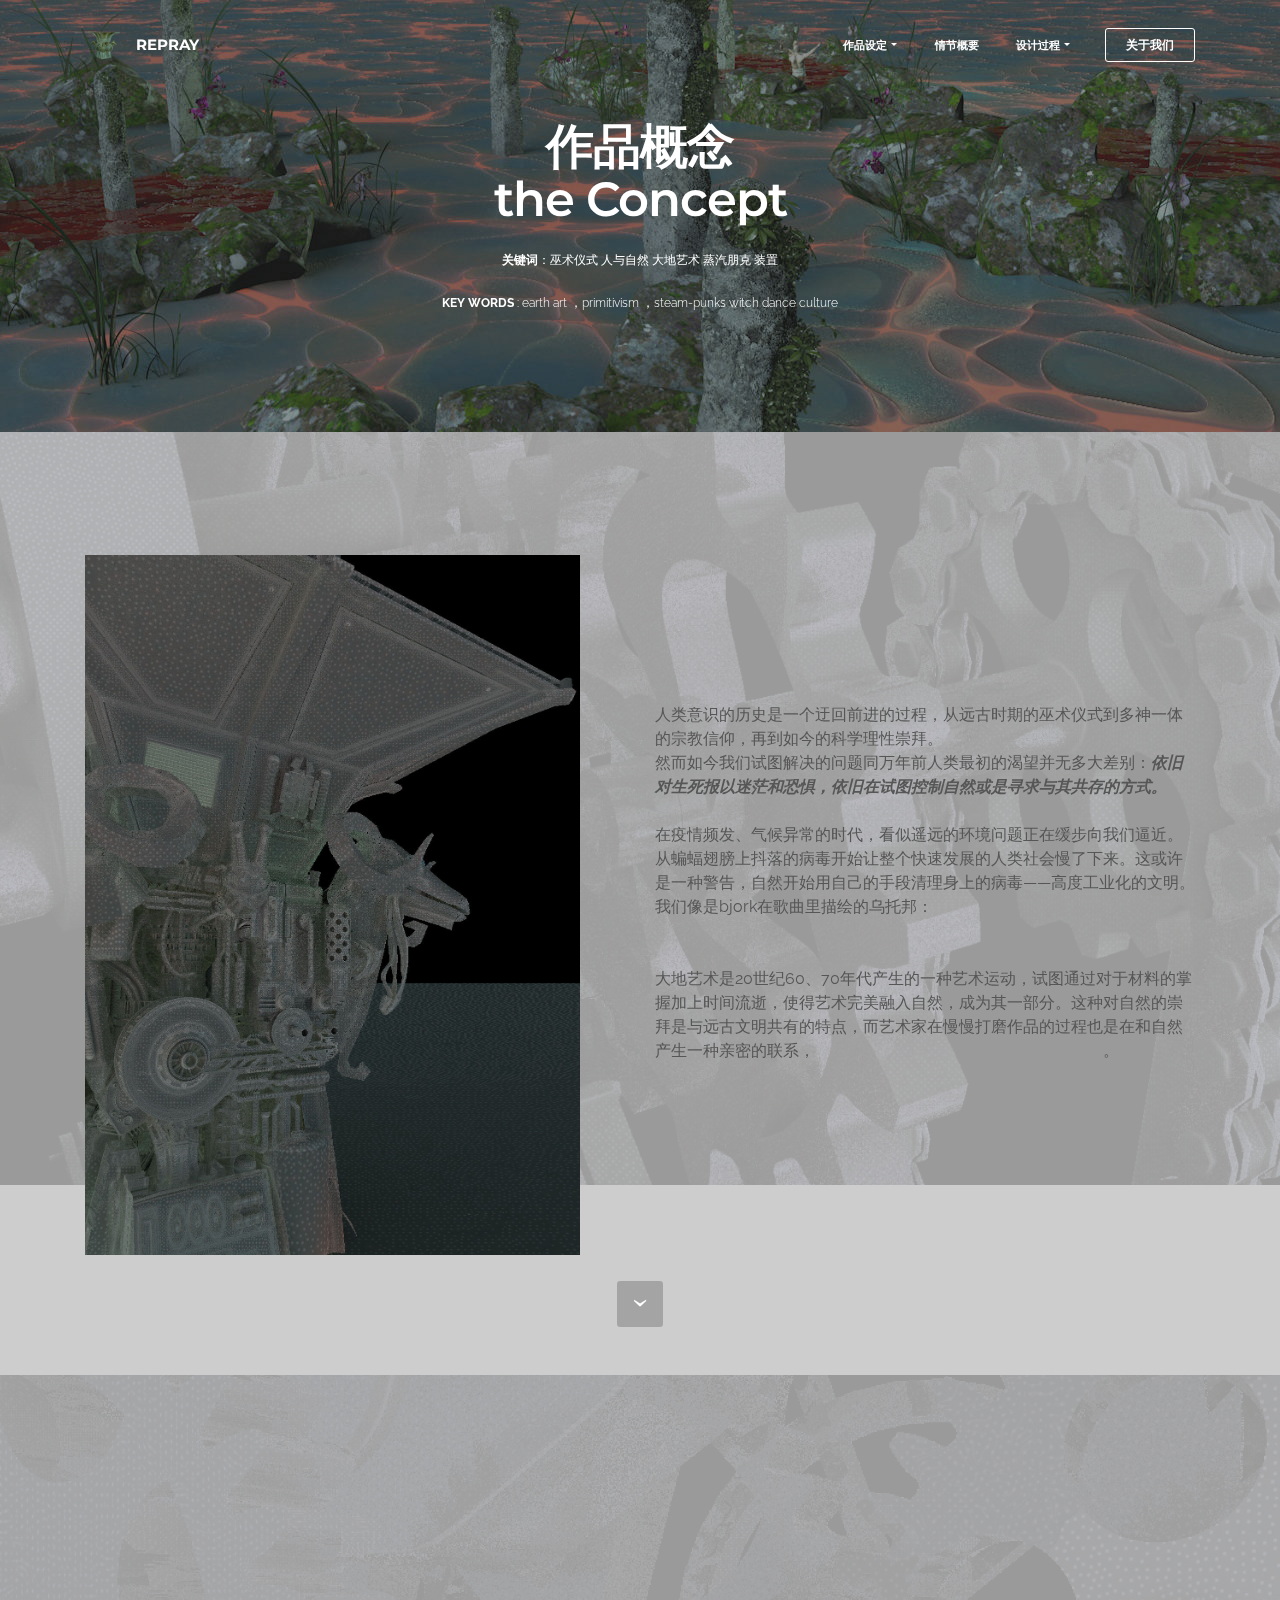
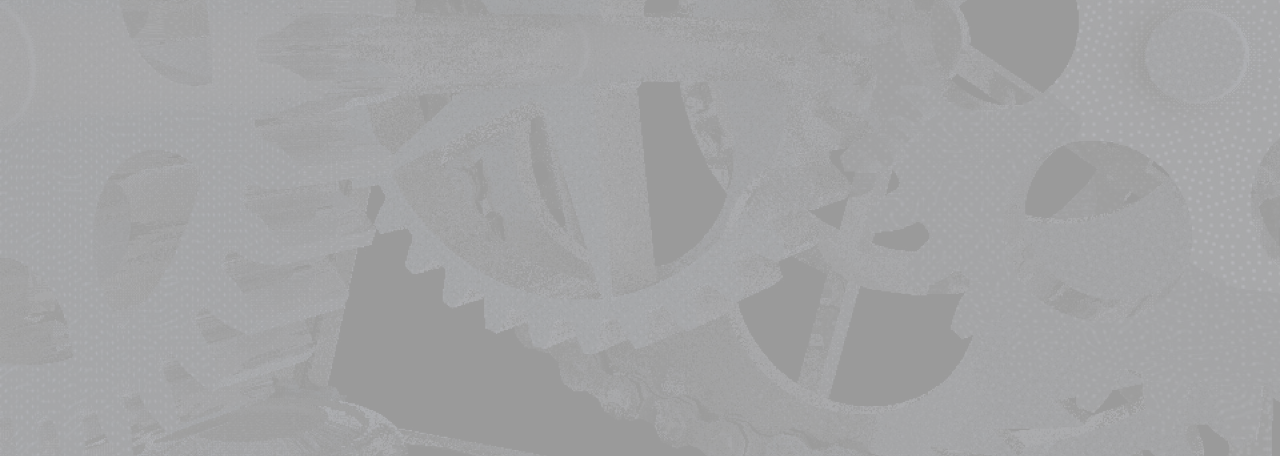
<file: page3.html>
<!DOCTYPE html>
<html  >
<head>
  <!-- Site made with Mobirise Website Builder v5.1.4, https://mobirise.com -->
  <meta charset="UTF-8">
  <meta http-equiv="X-UA-Compatible" content="IE=edge">
  <meta name="generator" content="Mobirise v5.1.4, mobirise.com">
  <meta name="viewport" content="width=device-width, initial-scale=1, minimum-scale=1">
  <link rel="shortcut icon" href="assets/images/111-98x128.png" type="image/x-icon">
  <meta name="description" content="Website Creator Description">
  
  
  <title>作品概念</title>
  <link rel="stylesheet" href="https://fonts.googleapis.com/css?family=Lora:400,700,400italic,700italic&subset=latin">
  <link rel="stylesheet" href="https://fonts.googleapis.com/css?family=Montserrat:400,700">
  <link rel="stylesheet" href="https://fonts.googleapis.com/css?family=Raleway:100,100i,200,200i,300,300i,400,400i,500,500i,600,600i,700,700i,800,800i,900,900i">
  <link rel="stylesheet" href="assets/tether/tether.min.css">
  <link rel="stylesheet" href="assets/bootstrap/css/bootstrap.min.css">
  <link rel="stylesheet" href="assets/dropdown/css/style.css">
  <link rel="stylesheet" href="assets/animatecss/animate.min.css">
  <link rel="stylesheet" href="assets/theme/css/style.css">
  <link rel="preload" as="style" href="assets/mobirise/css/mbr-additional.css"><link rel="stylesheet" href="assets/mobirise/css/mbr-additional.css" type="text/css">
  
  
  
  
</head>
<body>
  
  <section id="ext_menu-j" data-rv-view="141">

    <nav class="navbar navbar-dropdown bg-color transparent">
        <div class="container">

            <div class="mbr-table">
                <div class="mbr-table-cell">

                    <div class="navbar-brand">
                        <a href="index.html" class="navbar-logo"><img src="assets/images/111-98x128.png" alt="Mobirise"></a>
                        <a class="navbar-caption" href="index.html">REPRAY</a>
                    </div>

                </div>
                <div class="mbr-table-cell">

                    <button class="navbar-toggler pull-xs-right hidden-md-up" type="button" data-toggle="collapse" data-target="#exCollapsingNavbar">
                        <div class="hamburger-icon"></div>
                    </button>

                    <ul class="nav-dropdown collapse pull-xs-right nav navbar-nav navbar-toggleable-sm" id="exCollapsingNavbar"><li class="nav-item dropdown open"><a class="nav-link link dropdown-toggle" href="https://mobirise.com/" data-toggle="dropdown-submenu" aria-expanded="true">作品设定</a><div class="dropdown-menu"><a class="dropdown-item" href="page1.html">灵感来源</a><a class="dropdown-item" href="page3.html" aria-expanded="false">作品概念</a><a class="dropdown-item" href="https://mobirise.com/" aria-expanded="false"></a></div></li><li class="nav-item"><a class="nav-link link" href="page7.html">情节概要</a></li><li class="nav-item dropdown"><a class="nav-link link dropdown-toggle" href="https://mobirise.com/" data-toggle="dropdown-submenu" aria-expanded="false">设计过程</a><div class="dropdown-menu"><a class="dropdown-item" href="page4.html" aria-expanded="false">人物造型</a><a class="dropdown-item" href="page2.html" aria-expanded="false">装置设计</a><a class="dropdown-item" href="page5.html" aria-expanded="false">最终呈现</a></div></li><li class="nav-item nav-btn"><a class="nav-link btn btn-white btn-white-outline" href="page6.html">关于我们</a></li></ul>
                    <button hidden="" class="navbar-toggler navbar-close" type="button" data-toggle="collapse" data-target="#exCollapsingNavbar">
                        <div class="close-icon"></div>
                    </button>

                </div>
            </div>

        </div>
    </nav>

</section>

<section class="mbr-section article mbr-after-navbar" id="msg-box8-k" data-rv-view="143" style="background-image: url(assets/images/32-1280x720.jpg); padding-top: 120px; padding-bottom: 120px;">

    <div class="mbr-overlay" style="opacity: 0.5; background-color: rgb(34, 34, 34);">
    </div>
    <div class="container">
        <div class="row">
            <div class="col-md-8 col-md-offset-2 text-xs-center">
                <h3 class="mbr-section-title display-2"><div>作品概念</div><div>the Concept</div></h3>
                <div class="lead"><p><strong>关键词</strong>：巫术仪式 人与自然 大地艺术 蒸汽朋克 装置</p><p><strong>KEY WORDS</strong> : earth art ，primitivism ，steam-punks witch dance culture</p></div>
                
            </div>
        </div>
    </div>

</section>

<section class="mbr-section mbr-section-hero mbr-section-full header2 mbr-parallax-background" id="header6-l" data-rv-view="146" style="background-image: url(assets/images/77777-2000x1055.jpg);">

    <div class="mbr-overlay" style="opacity: 0.8; background-color: rgb(193, 193, 193);">
    </div>

    <div class="mbr-table mbr-table-full">
        <div class="mbr-table-cell">

            <div class="container">
                <div class="mbr-section row">
                    <div class="mbr-table-md-up">
                        
                        <div class="mbr-table-cell mbr-right-padding-md-up mbr-valign-top col-md-7 image-size" style="width: 50%;">
                            <div class="mbr-figure"><img src="assets/images/zyf4-1157x1637.jpg"></div>
                        </div>
                        <div class="mbr-table-cell col-md-5 text-xs-center text-md-left content-size">

                            

                            <div class="mbr-section-text">
                                <p>人类意识的历史是一个迂回前进的过程，从远古时期的巫术仪式到多神一体的宗教信仰，再到如今的科学理性崇拜。<br>然而如今我们试图解决的问题同万年前人类最初的渴望并无多大差别：<strong><em>依旧对生死报以迷茫和恐惧，依旧在试图控制自然或是寻求与其共存的方式。</em></strong><br><br>在疫情频发、气候异常的时代，看似遥远的环境问题正在缓步向我们逼近。从蝙蝠翅膀上抖落的病毒开始让整个快速发展的人类社会慢了下来。这或许是一种警告，自然开始用自己的手段清理身上的病毒——高度工业化的文明。我们像是bjork在歌曲里描绘的乌托邦：<strong><em>梦幻绮丽的表皮之下是瘴气肆虐病毒涌动的危险世界。</em></strong><br><br>大地艺术是20世纪60、70年代产生的一种艺术运动，试图通过对于材料的掌握加上时间流逝，使得艺术完美融入自然，成为其一部分。这种对自然的崇拜是与远古文明共有的特点，而艺术家在慢慢打磨作品的过程也是在和自然产生一种亲密的联系，<strong><em>这种形式宛若万年前古人的神秘巫术仪式</em></strong>。<strong><br></strong><br></p>
                            </div>

                            

                        </div>

                        
                        

                    </div>
                </div>
            </div>

        </div>
    </div>

    <div class="mbr-arrow mbr-arrow-floating hidden-sm-down" aria-hidden="true"><a href="#msg-box7-m"><i class="mbr-arrow-icon"></i></a></div>

</section>

<section class="mbr-section" id="msg-box7-m" data-rv-view="149" style="background-image: url(assets/images/2-1920x1080.jpg); padding-top: 200px; padding-bottom: 200px;">

    <div class="mbr-overlay" style="opacity: 0.8; background-color: rgb(193, 193, 193);">
    </div>
    <div class="container">
        <div class="row">
            <div class="mbr-table-md-up">

              

              <div class="mbr-table-cell col-md-5 text-xs-center text-md-right content-size">
                  
                  <div class="lead">

                    <p><strong><em>我们试图将大地艺术数字化，将巫术仪式肢体化，以展演的形式思考与自然的关系。我们从崇拜自然，到征服自然，被自然征服，再到和谐共处。</em></strong>这种从人类诞生开始就在持续的关系瞬息万变，今后也会随着时间继续改变。“当人类面对自然的时候，似乎会有相似的创作冲动。”我们能做的或许就是让身体融入到自然中，当一切化为乌有时，体内才开始慢慢呈现出最初的样貌。</p>

                  </div>

                  
              </div>


              


              <div class="mbr-table-cell mbr-left-padding-md-up mbr-valign-top col-md-7 image-size" style="width: 50%;">
                  <div class="mbr-figure"><img src="assets/images/untitledc4888d-1280x720.jpg"></div>
              </div>

            </div>
        </div>
    </div>

</section>


<script src="assets/web/assets/jquery/jquery.min.js"></script>
  <script src="assets/tether/tether.min.js"></script>
  <script src="assets/web/assets/bootstrap4-migrate/bootstrap.min.js"></script>
  <script src="assets/smooth-scroll/smooth-scroll.js"></script>
  <script src="assets/dropdown/js/script.min.js"></script>
  <script src="assets/touch-swipe/jquery.touch-swipe.min.js"></script>
  <script src="assets/viewport-checker/jquery.viewportchecker.js"></script>
  <script src="assets/jarallax/jarallax.js"></script>
  <script src="assets/theme/js/script.js"></script>
  
  
  
  <input name="animation" type="hidden">
  </body>
</html>
</file>
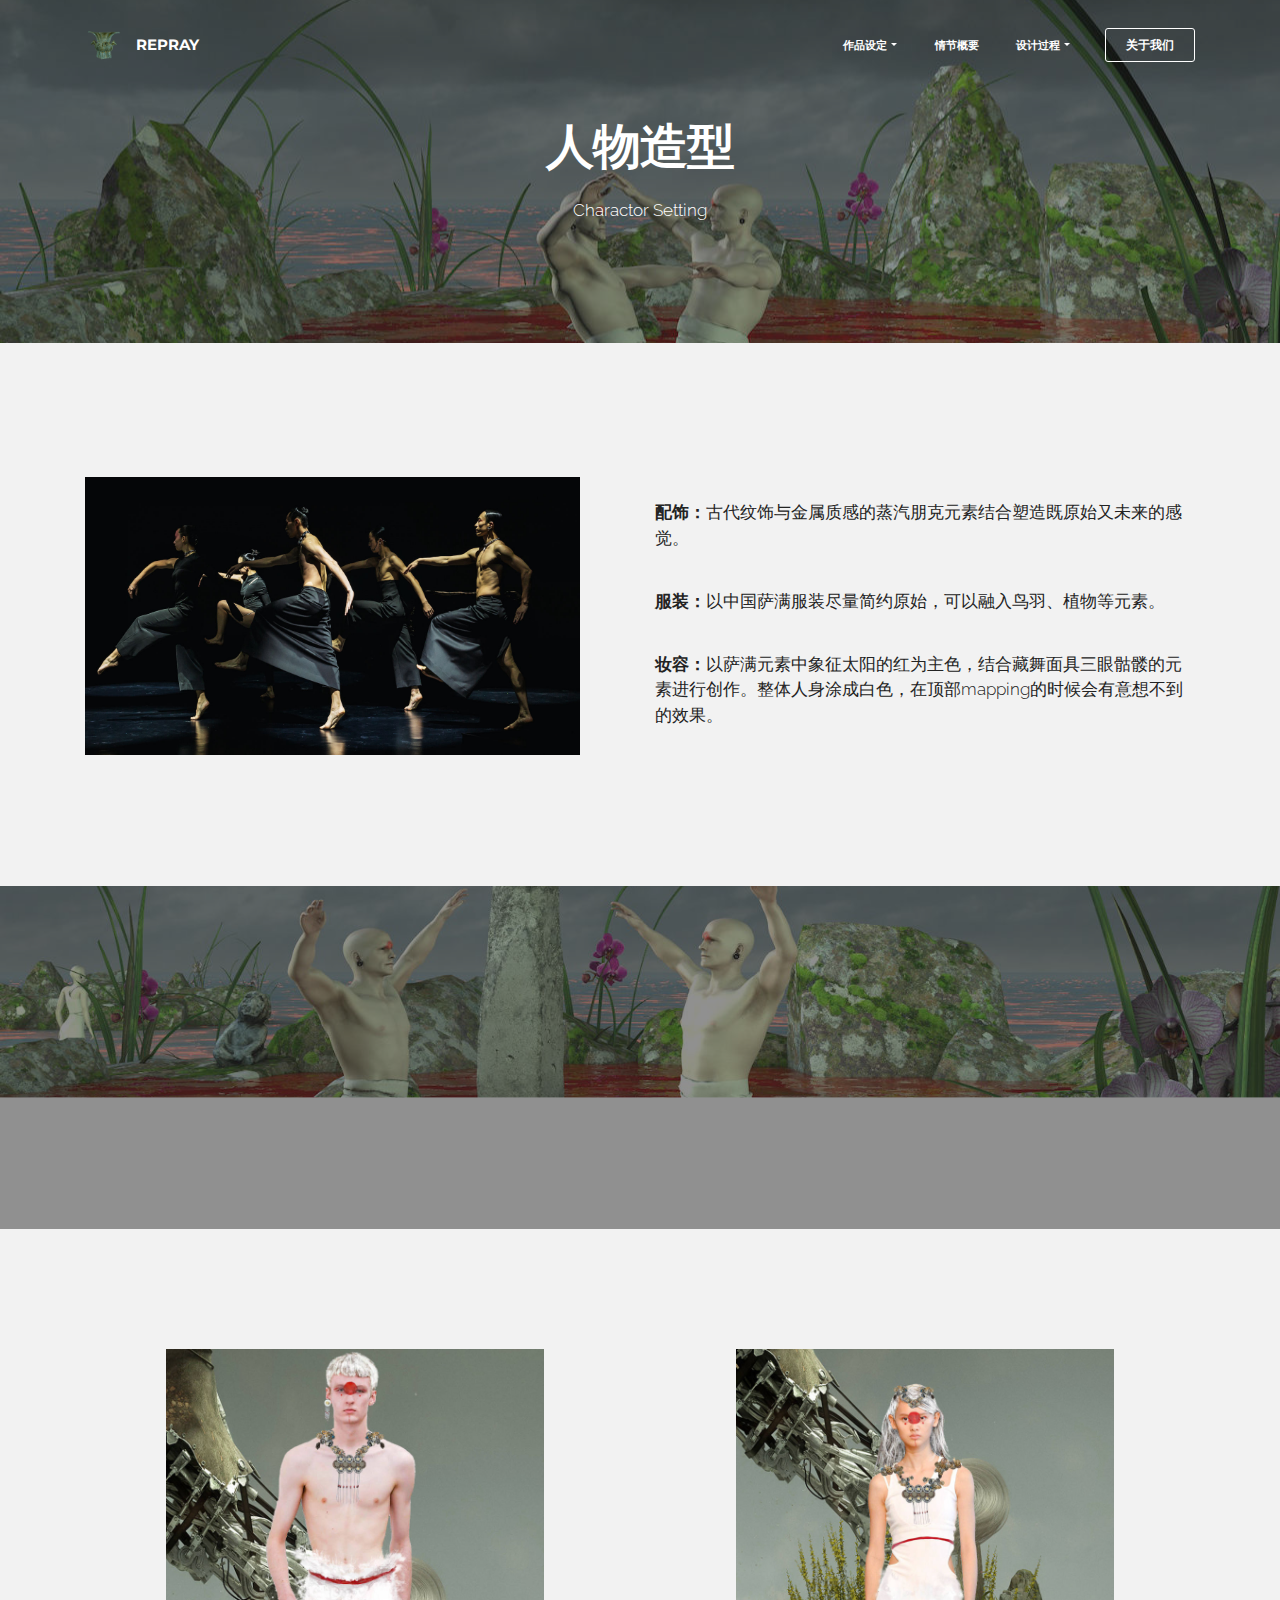
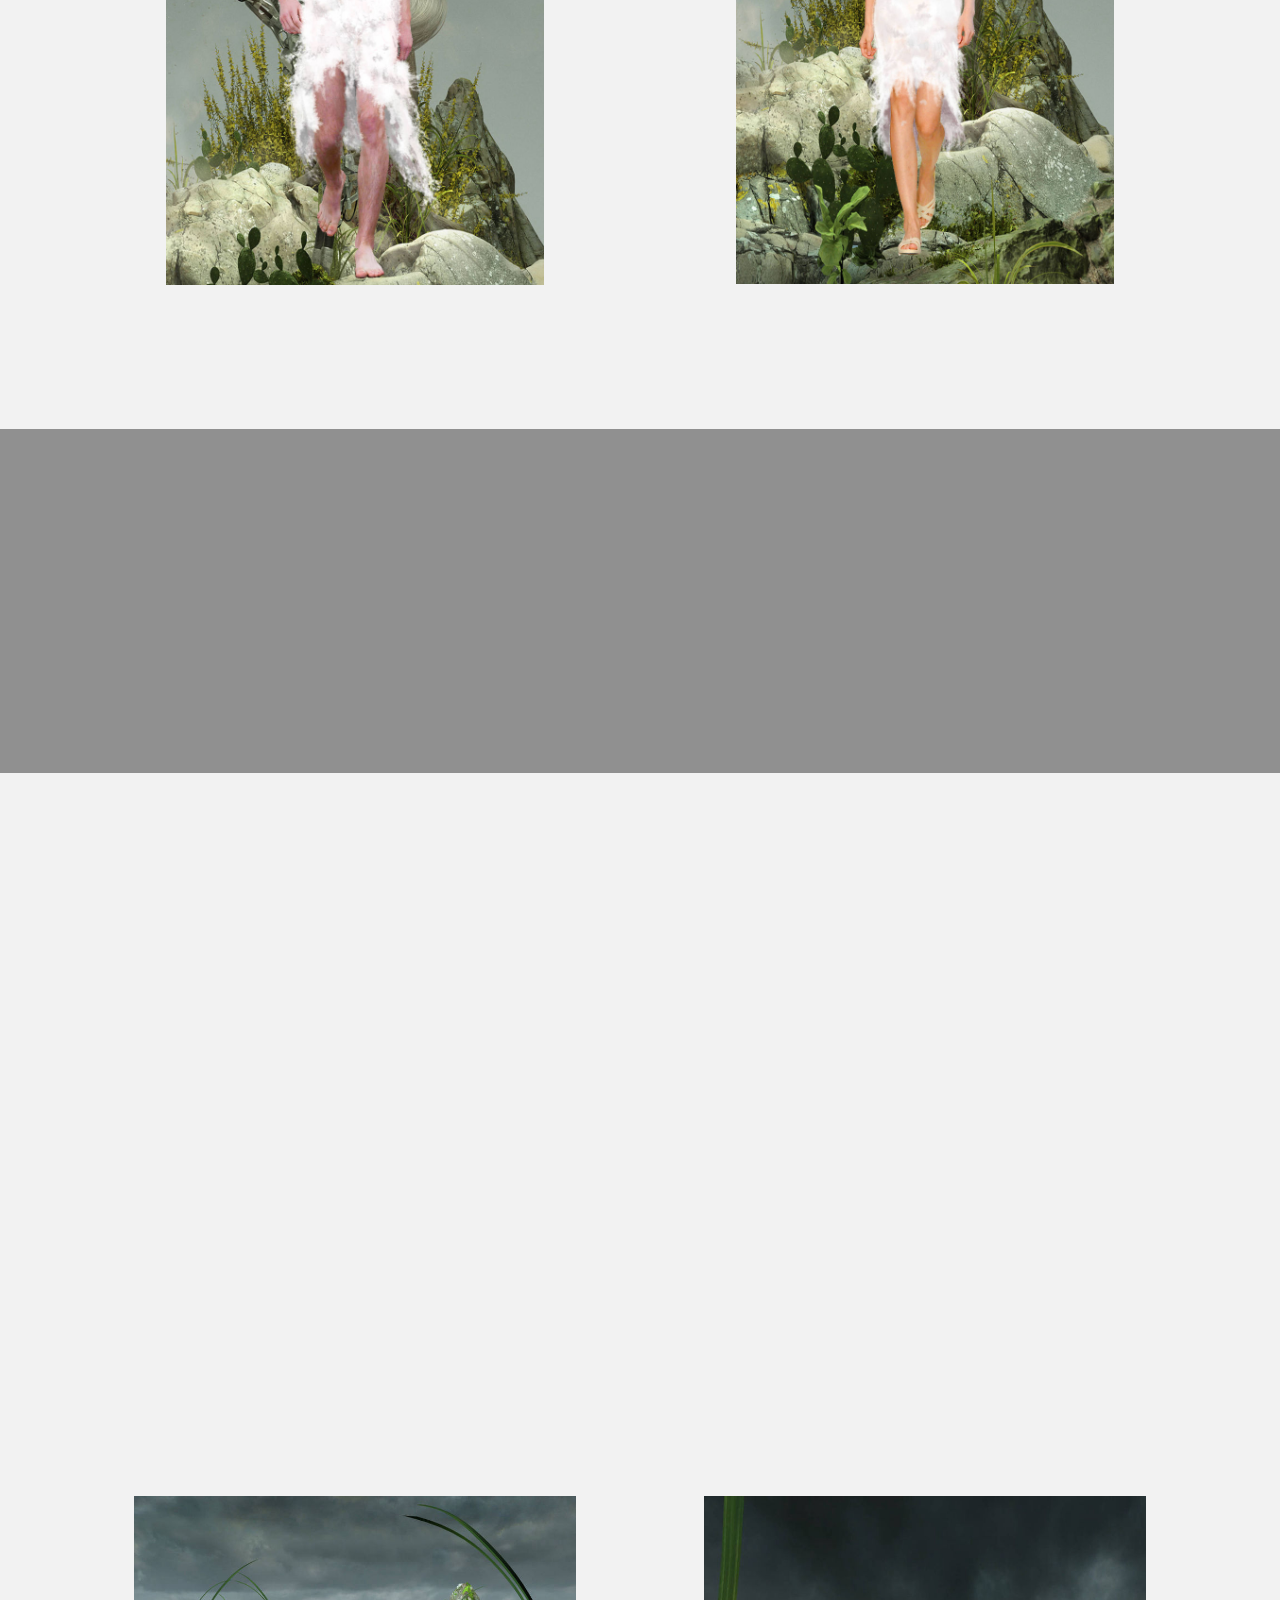
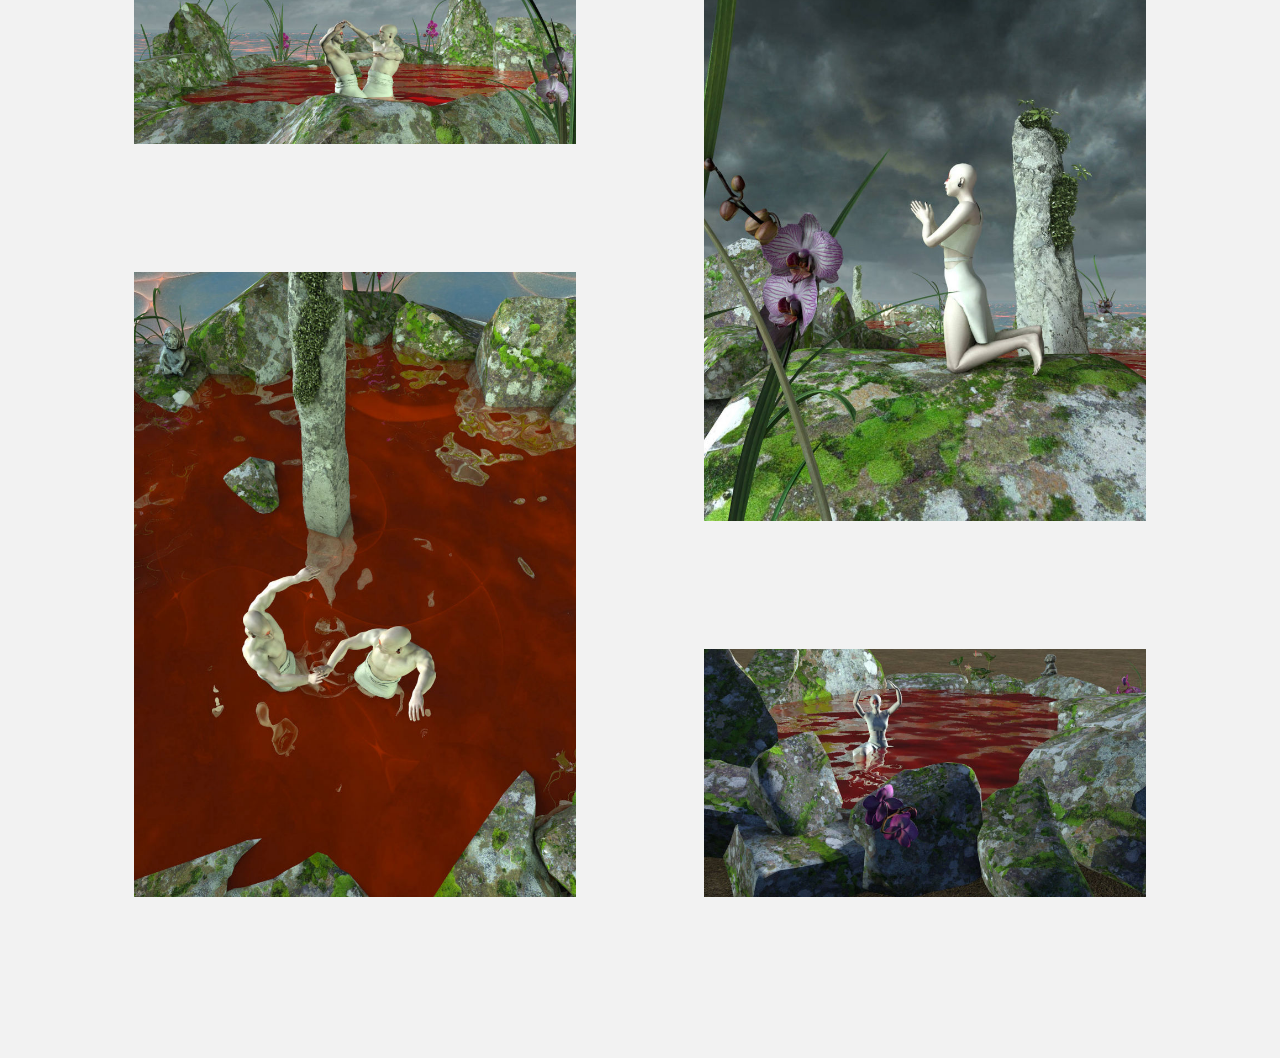
<file: page4.html>
<!DOCTYPE html>
<html  >
<head>
  <!-- Site made with Mobirise Website Builder v5.1.4, https://mobirise.com -->
  <meta charset="UTF-8">
  <meta http-equiv="X-UA-Compatible" content="IE=edge">
  <meta name="generator" content="Mobirise v5.1.4, mobirise.com">
  <meta name="viewport" content="width=device-width, initial-scale=1, minimum-scale=1">
  <link rel="shortcut icon" href="assets/images/111-98x128.png" type="image/x-icon">
  <meta name="description" content="Web Generator Description">
  
  
  <title>人物造型</title>
  <link rel="stylesheet" href="https://fonts.googleapis.com/css?family=Lora:400,700,400italic,700italic&subset=latin">
  <link rel="stylesheet" href="https://fonts.googleapis.com/css?family=Montserrat:400,700">
  <link rel="stylesheet" href="https://fonts.googleapis.com/css?family=Raleway:100,100i,200,200i,300,300i,400,400i,500,500i,600,600i,700,700i,800,800i,900,900i">
  <link rel="stylesheet" href="assets/et-line-font-plugin/style.css">
  <link rel="stylesheet" href="assets/tether/tether.min.css">
  <link rel="stylesheet" href="assets/bootstrap/css/bootstrap.min.css">
  <link rel="stylesheet" href="assets/dropdown/css/style.css">
  <link rel="stylesheet" href="assets/animatecss/animate.min.css">
  <link rel="stylesheet" href="assets/theme/css/style.css">
  <link rel="stylesheet" href="assets/mobirise-gallery/style.css">
  <link rel="preload" as="style" href="assets/mobirise/css/mbr-additional.css"><link rel="stylesheet" href="assets/mobirise/css/mbr-additional.css" type="text/css">
  
  
  
  
</head>
<body>
  
  <section id="ext_menu-n" data-rv-view="152">

    <nav class="navbar navbar-dropdown bg-color transparent">
        <div class="container">

            <div class="mbr-table">
                <div class="mbr-table-cell">

                    <div class="navbar-brand">
                        <a href="index.html" class="navbar-logo"><img src="assets/images/111-98x128.png" alt="Mobirise"></a>
                        <a class="navbar-caption" href="index.html">REPRAY</a>
                    </div>

                </div>
                <div class="mbr-table-cell">

                    <button class="navbar-toggler pull-xs-right hidden-md-up" type="button" data-toggle="collapse" data-target="#exCollapsingNavbar">
                        <div class="hamburger-icon"></div>
                    </button>

                    <ul class="nav-dropdown collapse pull-xs-right nav navbar-nav navbar-toggleable-sm" id="exCollapsingNavbar"><li class="nav-item dropdown open"><a class="nav-link link dropdown-toggle" href="https://mobirise.com/" data-toggle="dropdown-submenu" aria-expanded="true">作品设定</a><div class="dropdown-menu"><a class="dropdown-item" href="page1.html">灵感来源</a><a class="dropdown-item" href="page3.html" aria-expanded="false">作品概念</a><a class="dropdown-item" href="https://mobirise.com/" aria-expanded="false"></a></div></li><li class="nav-item"><a class="nav-link link" href="page7.html">情节概要</a></li><li class="nav-item dropdown"><a class="nav-link link dropdown-toggle" href="https://mobirise.com/" data-toggle="dropdown-submenu" aria-expanded="false">设计过程</a><div class="dropdown-menu"><a class="dropdown-item" href="page4.html" aria-expanded="false">人物造型</a><a class="dropdown-item" href="page2.html" aria-expanded="false">装置设计</a><a class="dropdown-item" href="page5.html" aria-expanded="false">最终呈现</a></div></li><li class="nav-item nav-btn"><a class="nav-link btn btn-white btn-white-outline" href="page6.html">关于我们</a></li></ul>
                    <button hidden="" class="navbar-toggler navbar-close" type="button" data-toggle="collapse" data-target="#exCollapsingNavbar">
                        <div class="close-icon"></div>
                    </button>

                </div>
            </div>

        </div>
    </nav>

</section>

<section class="mbr-section article mbr-after-navbar" id="msg-box8-o" data-rv-view="154" style="background-image: url(assets/images/2-1280x72057.jpg); padding-top: 120px; padding-bottom: 120px;">

    <div class="mbr-overlay" style="opacity: 0.5; background-color: rgb(34, 34, 34);">
    </div>
    <div class="container">
        <div class="row">
            <div class="col-md-8 col-md-offset-2 text-xs-center">
                <h3 class="mbr-section-title display-2">人物造型</h3>
                <div class="lead"><p>Charactor Setting</p></div>
                
            </div>
        </div>
    </div>

</section>

<section class="mbr-section" id="msg-box4-2a" data-rv-view="157" style="background-color: rgb(242, 242, 242); padding-top: 120px; padding-bottom: 120px;">

    
    <div class="container">
        <div class="row">
            <div class="mbr-table-md-up">

              <div class="mbr-table-cell mbr-right-padding-md-up mbr-valign-top col-md-7 image-size" style="width: 50%;">
                  <div class="mbr-figure"><img src="assets/images/img-3944-1400x788.jpg"></div>
              </div>

              


              <div class="mbr-table-cell col-md-5 text-xs-center text-md-left content-size">
                  
                  <div class="lead">

                    <p></p><p><strong>配饰：</strong>古代纹饰与金属质感的蒸汽朋克元素结合塑造既原始又未来的感觉。</p><p><span style="font-size: 1.07rem;"><strong>服装：</strong>以中国萨满服装尽量简约原始，可以融入鸟羽、植物等元素。</span></p><strong>妆容：</strong>以萨满元素中象征太阳的红为主色，结合藏舞面具三眼骷髅的元素进行创作。整体人身涂成白色，在顶部mapping的时候会有意想不到的效果。<p></p>

                  </div>

                  
              </div>


              

            </div>
        </div>
    </div>

</section>

<section class="mbr-section article mbr-parallax-background" id="msg-box8-2b" data-rv-view="160" style="background-image: url(assets/images/82-1637x1157.jpg); padding-top: 120px; padding-bottom: 120px;">

    <div class="mbr-overlay" style="opacity: 0.5; background-color: rgb(34, 34, 34);">
    </div>
    <div class="container">
        <div class="row">
            <div class="col-md-8 col-md-offset-2 text-xs-center">
                <h3 class="mbr-section-title display-2">服装效果图</h3>
                <div class="lead"><p>&nbsp;Effect Drawing</p></div>
                
            </div>
        </div>
    </div>

</section>

<section class="mbr-gallery mbr-section mbr-section-nopadding mbr-slider-carousel" id="gallery2-28" data-filter="false" data-rv-view="163" style="background-color: rgb(242, 242, 242); padding-top: 1.5rem; padding-bottom: 3rem;">
    <!-- Filter -->
    

    <!-- Gallery -->
    <div class="mbr-gallery-row container">
        <div class=" mbr-gallery-layout-default">
            <div>
                <div>
                    <div class="mbr-gallery-item mbr-gallery-item__mobirise3 mbr-gallery-item--p6" data-tags="Responsive" data-video-url="false">
                        <div href="#lb-gallery2-28" data-slide-to="0" data-toggle="modal">
                            
                            

                            <img src="assets/images/1200x1702-800x1135.jpg" alt="" title="">
                            
                            <span class="icon-focus"></span>
                            
                        </div>
                    </div><div class="mbr-gallery-item mbr-gallery-item__mobirise3 mbr-gallery-item--p6" data-tags="Animated" data-video-url="false">
                        <div href="#lb-gallery2-28" data-slide-to="1" data-toggle="modal">
                            
                            

                            <img src="assets/images/2000x2829-800x1132.jpg" alt="" title="">
                            
                            <span class="icon-focus"></span>
                            
                        </div>
                    </div>
                </div>
            </div>
            <div class="clearfix"></div>
        </div>
    </div>

    <!-- Lightbox -->
    <div data-app-prevent-settings="" class="mbr-slider modal fade carousel slide" tabindex="-1" data-keyboard="true" data-interval="false" id="lb-gallery2-28">
        <div class="modal-dialog">
            <div class="modal-content">
                <div class="modal-body">
                    <ol class="carousel-indicators">
                        <li data-app-prevent-settings="" data-target="#lb-gallery2-28" data-slide-to="0"></li><li data-app-prevent-settings="" data-target="#lb-gallery2-28" class=" active" data-slide-to="1"></li>
                    </ol>
                    <div class="carousel-inner">
                        <div class="carousel-item">
                            <img src="assets/images/1200x1702.jpg" alt="" title="">
                        </div><div class="carousel-item active">
                            <img src="assets/images/2000x2829.jpg" alt="" title="">
                        </div>
                    </div>
                    <a class="left carousel-control" role="button" data-slide="prev" href="#lb-gallery2-28">
                        <span class="icon-prev" aria-hidden="true"></span>
                        <span class="sr-only">Previous</span>
                    </a>
                    <a class="right carousel-control" role="button" data-slide="next" href="#lb-gallery2-28">
                        <span class="icon-next" aria-hidden="true"></span>
                        <span class="sr-only">Next</span>
                    </a>

                    <a class="close" href="#" role="button" data-dismiss="modal">
                        <span aria-hidden="true">×</span>
                        <span class="sr-only">Close</span>
                    </a>
                </div>
            </div>
        </div>
    </div>
</section>

<section class="mbr-section article mbr-parallax-background" id="msg-box8-2c" data-rv-view="174" style="background-image: url(assets/images/22-1280x720.jpg); padding-top: 120px; padding-bottom: 120px;">

    <div class="mbr-overlay" style="opacity: 0.5; background-color: rgb(34, 34, 34);">
    </div>
    <div class="container">
        <div class="row">
            <div class="col-md-8 col-md-offset-2 text-xs-center">
                <h3 class="mbr-section-title display-2">最终建模</h3>
                <div class="lead"><p>Final Charactor</p></div>
                
            </div>
        </div>
    </div>

</section>

<section class="mbr-section mbr-section__container" id="image2-29" data-rv-view="177" style="background-color: rgb(242, 242, 242); padding-top: 80px; padding-bottom: 0px;">
    <div class="container">
        <div class="row">
            <div class="col-xs-12">
                <figure class="mbr-figure">
                    <div><img src="assets/images/1400x700.jpg"></div>

                    

                </figure>
            </div>
        </div>
    </div>
</section>

<section class="mbr-gallery mbr-section mbr-section-nopadding mbr-slider-carousel" id="gallery2-2g" data-filter="false" data-rv-view="179" style="background-color: rgb(242, 242, 242); padding-top: 1.5rem; padding-bottom: 6rem;">
    <!-- Filter -->
    

    <!-- Gallery -->
    <div class="mbr-gallery-row container">
        <div class=" mbr-gallery-layout-default">
            <div>
                <div>
                    <div class="mbr-gallery-item mbr-gallery-item__mobirise3 mbr-gallery-item--p4" data-tags="Awesome" data-video-url="false">
                        <div href="#lb-gallery2-2g" data-slide-to="0" data-toggle="modal">
                            
                            

                            <img src="assets/images/2-1280x720-800x450.jpg" alt="" title="">
                            
                            <span class="icon-focus"></span>
                            
                        </div>
                    </div><div class="mbr-gallery-item mbr-gallery-item__mobirise3 mbr-gallery-item--p4" data-tags="Awesome" data-video-url="false">
                        <div href="#lb-gallery2-2g" data-slide-to="1" data-toggle="modal">
                            
                            

                            <img src="assets/images/2-1157x1637-800x1132.jpg" alt="" title="">
                            
                            <span class="icon-focus"></span>
                            
                        </div>
                    </div><div class="mbr-gallery-item mbr-gallery-item__mobirise3 mbr-gallery-item--p4" data-tags="Responsive" data-video-url="false">
                        <div href="#lb-gallery2-2g" data-slide-to="2" data-toggle="modal">
                            
                            

                            <img src="assets/images/3-1157x1637-800x1132.jpg" alt="" title="">
                            
                            <span class="icon-focus"></span>
                            
                        </div>
                    </div><div class="mbr-gallery-item mbr-gallery-item__mobirise3 mbr-gallery-item--p4" data-tags="Creative" data-video-url="false">
                        <div href="#lb-gallery2-2g" data-slide-to="3" data-toggle="modal">
                            
                            

                            <img src="assets/images/3-1280x720-800x450.jpg" alt="" title="">
                            
                            <span class="icon-focus"></span>
                            
                        </div>
                    </div>
                </div>
            </div>
            <div class="clearfix"></div>
        </div>
    </div>

    <!-- Lightbox -->
    <div data-app-prevent-settings="" class="mbr-slider modal fade carousel slide" tabindex="-1" data-keyboard="true" data-interval="false" id="lb-gallery2-2g">
        <div class="modal-dialog">
            <div class="modal-content">
                <div class="modal-body">
                    <ol class="carousel-indicators">
                        <li data-app-prevent-settings="" data-target="#lb-gallery2-2g" data-slide-to="0"></li><li data-app-prevent-settings="" data-target="#lb-gallery2-2g" data-slide-to="1"></li><li data-app-prevent-settings="" data-target="#lb-gallery2-2g" data-slide-to="2"></li><li data-app-prevent-settings="" data-target="#lb-gallery2-2g" class=" active" data-slide-to="3"></li>
                    </ol>
                    <div class="carousel-inner">
                        <div class="carousel-item">
                            <img src="assets/images/2-1280x72057.jpg" alt="" title="">
                        </div><div class="carousel-item">
                            <img src="assets/images/2-1157x1637.jpg" alt="" title="">
                        </div><div class="carousel-item">
                            <img src="assets/images/3-1157x1637.jpg" alt="" title="">
                        </div><div class="carousel-item active">
                            <img src="assets/images/3-1280x720.jpg" alt="" title="">
                        </div>
                    </div>
                    <a class="left carousel-control" role="button" data-slide="prev" href="#lb-gallery2-2g">
                        <span class="icon-prev" aria-hidden="true"></span>
                        <span class="sr-only">Previous</span>
                    </a>
                    <a class="right carousel-control" role="button" data-slide="next" href="#lb-gallery2-2g">
                        <span class="icon-next" aria-hidden="true"></span>
                        <span class="sr-only">Next</span>
                    </a>

                    <a class="close" href="#" role="button" data-dismiss="modal">
                        <span aria-hidden="true">×</span>
                        <span class="sr-only">Close</span>
                    </a>
                </div>
            </div>
        </div>
    </div>
</section>


<script src="assets/web/assets/jquery/jquery.min.js"></script>
  <script src="assets/tether/tether.min.js"></script>
  <script src="assets/web/assets/bootstrap4-migrate/bootstrap.min.js"></script>
  <script src="assets/smooth-scroll/smooth-scroll.js"></script>
  <script src="assets/dropdown/js/script.min.js"></script>
  <script src="assets/touch-swipe/jquery.touch-swipe.min.js"></script>
  <script src="assets/viewport-checker/jquery.viewportchecker.js"></script>
  <script src="assets/jarallax/jarallax.js"></script>
  <script src="assets/masonry/masonry.pkgd.min.js"></script>
  <script src="assets/imagesloaded/imagesloaded.pkgd.min.js"></script>
  <script src="assets/bootstrap-carousel-swipe/bootstrap-carousel-swipe.js"></script>
  <script src="assets/theme/js/script.js"></script>
  <script src="assets/mobirise-gallery/player.min.js"></script>
  <script src="assets/mobirise-gallery/script.js"></script>
  
  
  
  <input name="animation" type="hidden">
  </body>
</html>
</file>
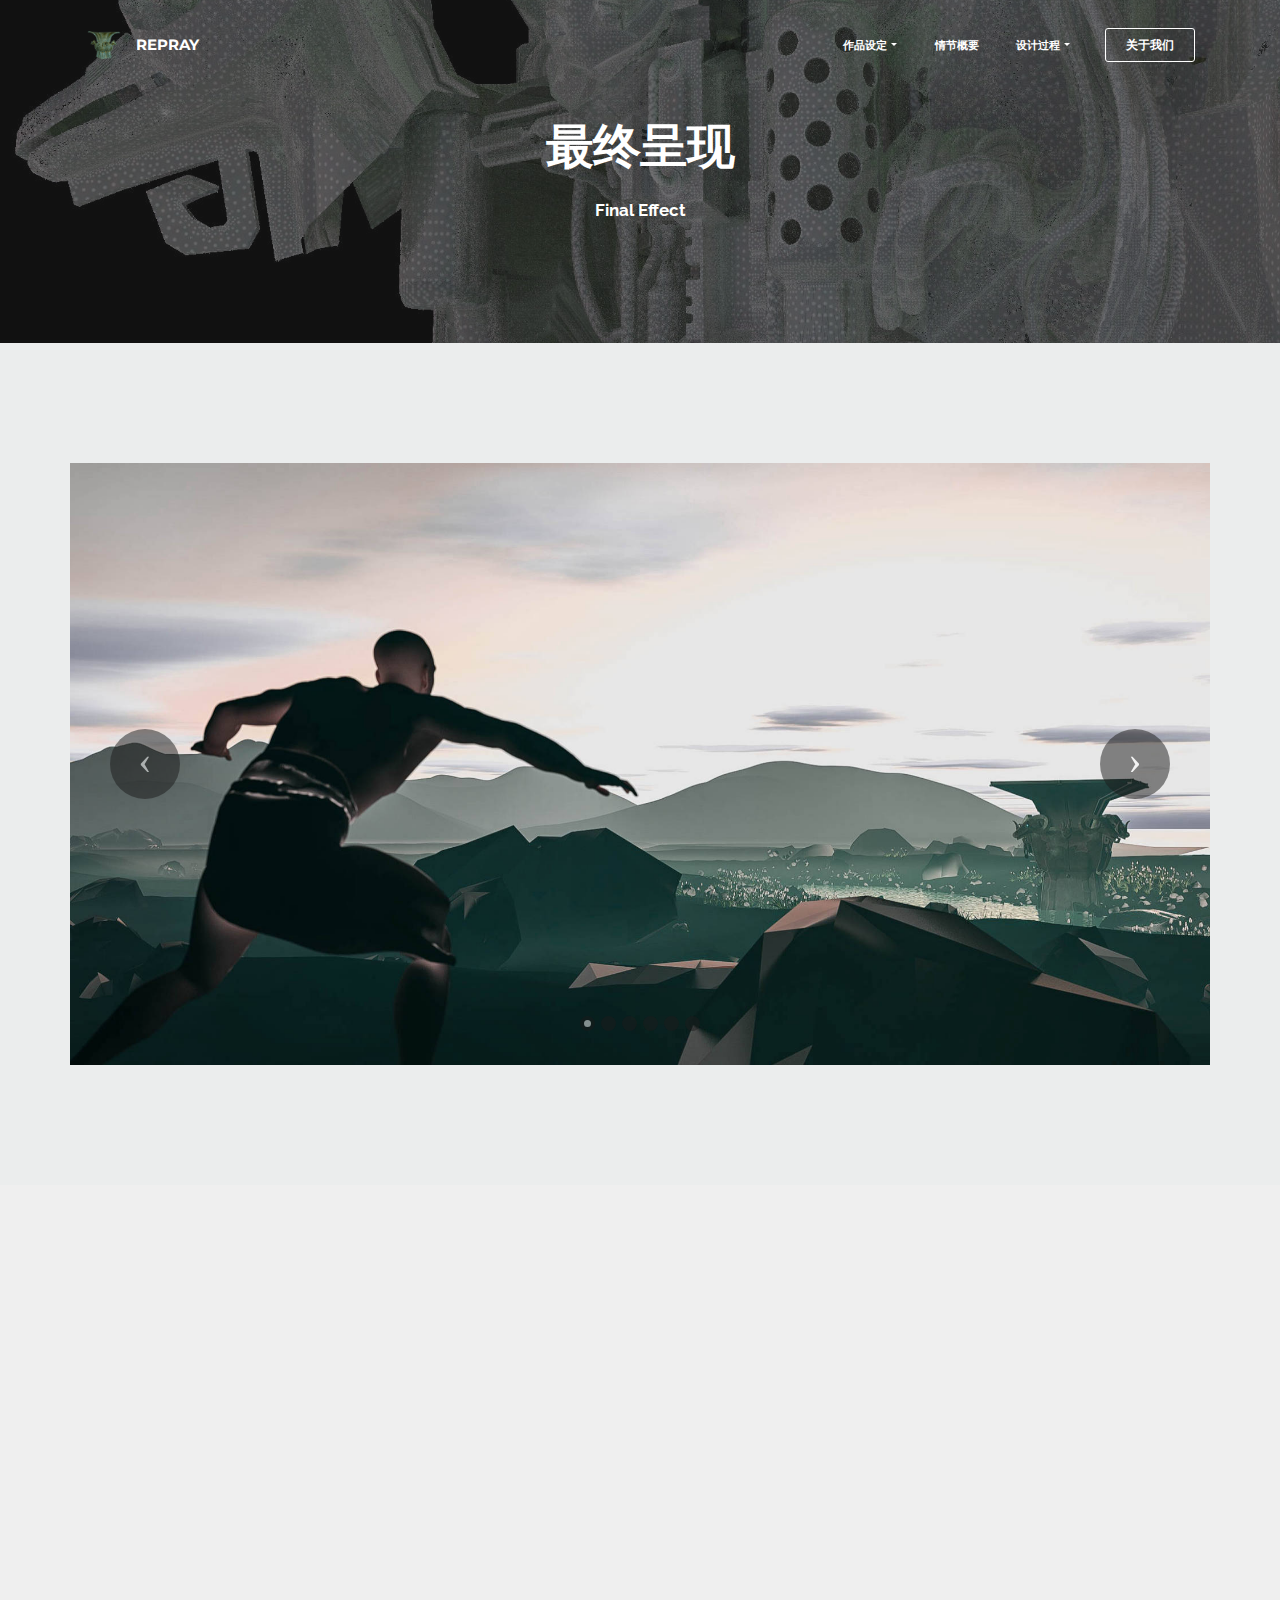
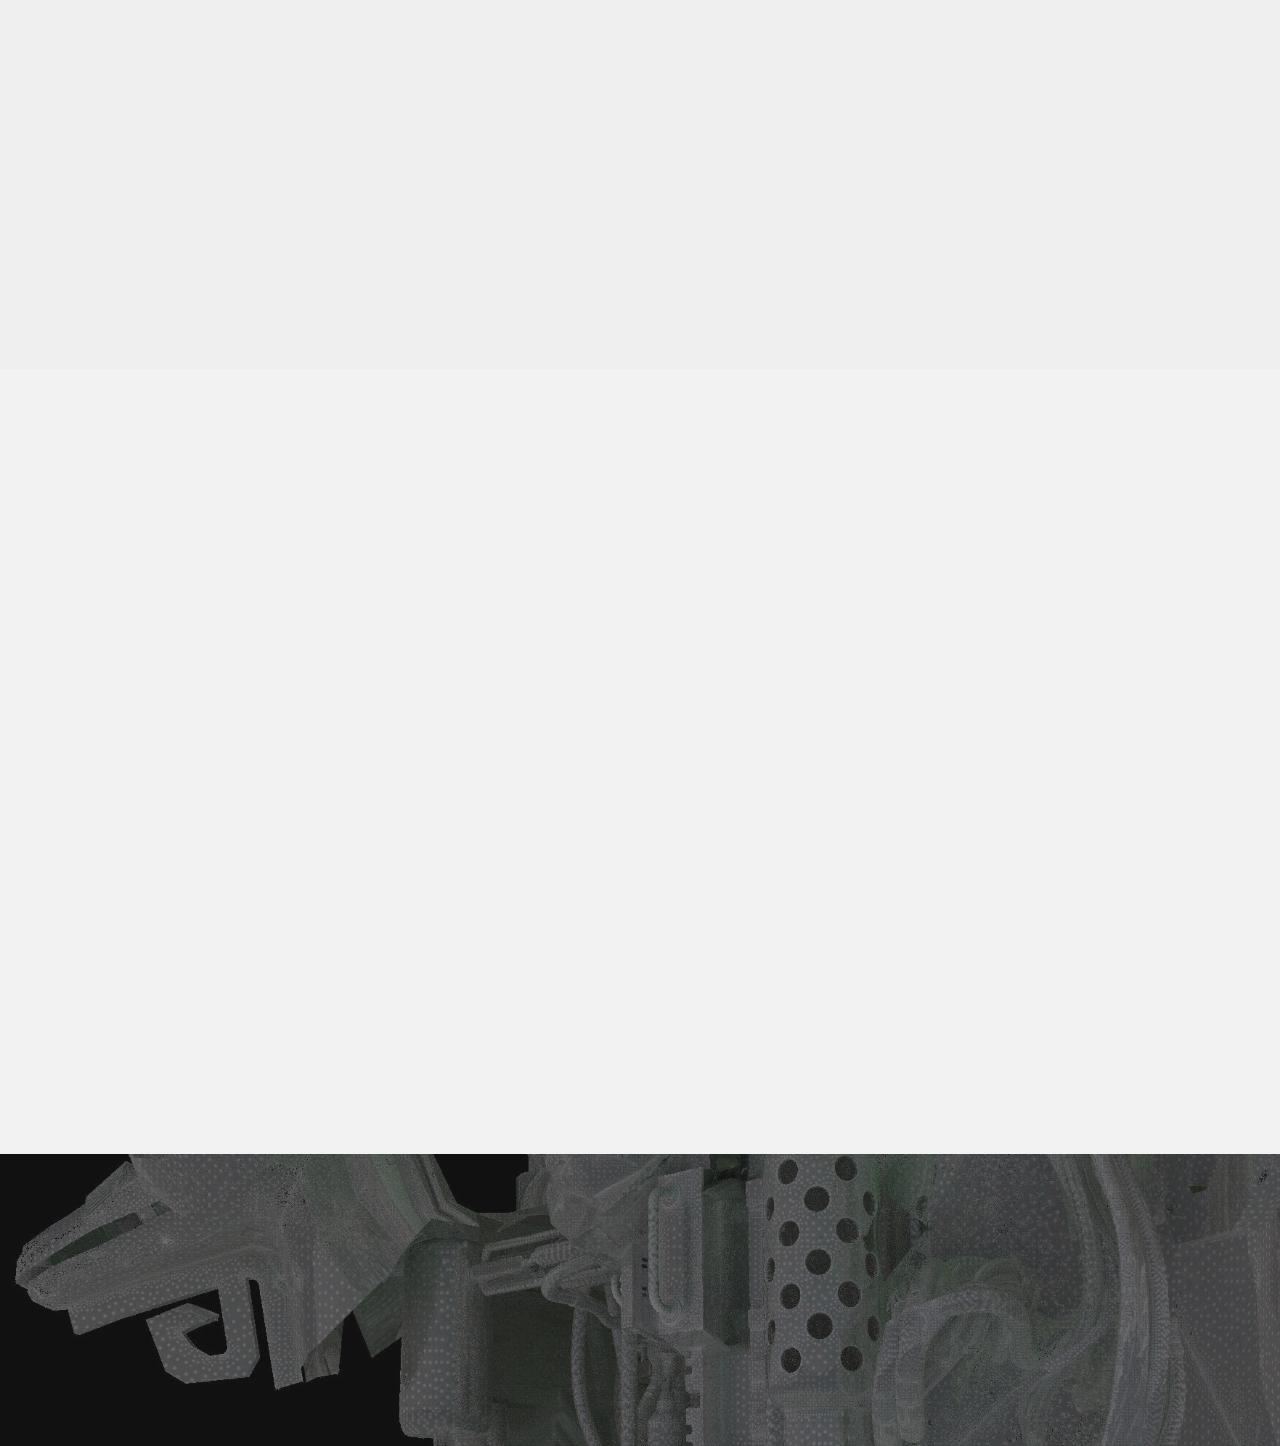
<file: page5.html>
<!DOCTYPE html>
<html  >
<head>
  <!-- Site made with Mobirise Website Builder v5.1.4, https://mobirise.com -->
  <meta charset="UTF-8">
  <meta http-equiv="X-UA-Compatible" content="IE=edge">
  <meta name="generator" content="Mobirise v5.1.4, mobirise.com">
  <meta name="viewport" content="width=device-width, initial-scale=1, minimum-scale=1">
  <link rel="shortcut icon" href="assets/images/111-98x128.png" type="image/x-icon">
  <meta name="description" content="Website Builder Description">
  
  
  <title>最终呈现</title>
  <link rel="stylesheet" href="https://fonts.googleapis.com/css?family=Lora:400,700,400italic,700italic&subset=latin">
  <link rel="stylesheet" href="https://fonts.googleapis.com/css?family=Montserrat:400,700">
  <link rel="stylesheet" href="https://fonts.googleapis.com/css?family=Raleway:100,100i,200,200i,300,300i,400,400i,500,500i,600,600i,700,700i,800,800i,900,900i">
  <link rel="stylesheet" href="assets/tether/tether.min.css">
  <link rel="stylesheet" href="assets/bootstrap/css/bootstrap.min.css">
  <link rel="stylesheet" href="assets/dropdown/css/style.css">
  <link rel="stylesheet" href="assets/animatecss/animate.min.css">
  <link rel="stylesheet" href="assets/theme/css/style.css">
  <link rel="preload" as="style" href="assets/mobirise/css/mbr-additional.css"><link rel="stylesheet" href="assets/mobirise/css/mbr-additional.css" type="text/css">
  
  
  
  
</head>
<body>
  
  <section id="ext_menu-s" data-rv-view="198">

    <nav class="navbar navbar-dropdown bg-color transparent">
        <div class="container">

            <div class="mbr-table">
                <div class="mbr-table-cell">

                    <div class="navbar-brand">
                        <a href="index.html" class="navbar-logo"><img src="assets/images/111-98x128.png" alt="Mobirise"></a>
                        <a class="navbar-caption" href="index.html">REPRAY</a>
                    </div>

                </div>
                <div class="mbr-table-cell">

                    <button class="navbar-toggler pull-xs-right hidden-md-up" type="button" data-toggle="collapse" data-target="#exCollapsingNavbar">
                        <div class="hamburger-icon"></div>
                    </button>

                    <ul class="nav-dropdown collapse pull-xs-right nav navbar-nav navbar-toggleable-sm" id="exCollapsingNavbar"><li class="nav-item dropdown open"><a class="nav-link link dropdown-toggle" href="https://mobirise.com/" data-toggle="dropdown-submenu" aria-expanded="true">作品设定</a><div class="dropdown-menu"><a class="dropdown-item" href="page1.html">灵感来源</a><a class="dropdown-item" href="page3.html" aria-expanded="false">作品概念</a><a class="dropdown-item" href="https://mobirise.com/" aria-expanded="false"></a></div></li><li class="nav-item"><a class="nav-link link" href="page7.html">情节概要</a></li><li class="nav-item dropdown"><a class="nav-link link dropdown-toggle" href="https://mobirise.com/" data-toggle="dropdown-submenu" aria-expanded="false">设计过程</a><div class="dropdown-menu"><a class="dropdown-item" href="page4.html" aria-expanded="false">人物造型</a><a class="dropdown-item" href="page2.html" aria-expanded="false">装置设计</a><a class="dropdown-item" href="page5.html" aria-expanded="false">最终呈现</a></div></li><li class="nav-item nav-btn"><a class="nav-link btn btn-white btn-white-outline" href="page6.html">关于我们</a></li></ul>
                    <button hidden="" class="navbar-toggler navbar-close" type="button" data-toggle="collapse" data-target="#exCollapsingNavbar">
                        <div class="close-icon"></div>
                    </button>

                </div>
            </div>

        </div>
    </nav>

</section>

<section class="mbr-section article mbr-after-navbar" id="msg-box8-t" data-rv-view="200" style="background-image: url(assets/images/1763x1157.jpg); padding-top: 120px; padding-bottom: 120px;">

    <div class="mbr-overlay" style="opacity: 0.5; background-color: rgb(34, 34, 34);">
    </div>
    <div class="container">
        <div class="row">
            <div class="col-md-8 col-md-offset-2 text-xs-center">
                <h3 class="mbr-section-title display-2">最终呈现</h3>
                <div class="lead"><p><strong>Final Effect</strong></p></div>
                
            </div>
        </div>
    </div>

</section>

<section class="mbr-slider mbr-section mbr-section__container carousel slide mbr-section-nopadding" data-ride="carousel" data-keyboard="false" data-wrap="true" data-pause="false" data-interval="4000" id="slider3-2h" data-rv-view="203" style="background-color: rgb(235, 237, 237);">
    <div class=" container boxed-slider" style="padding-top: 120px; padding-bottom: 120px;">
        <div>
            <div>
                <ol class="carousel-indicators">
                    <li data-app-prevent-settings="" data-target="#slider3-2h" class="active" data-slide-to="0"></li><li data-app-prevent-settings="" data-target="#slider3-2h" data-slide-to="1"></li><li data-app-prevent-settings="" data-target="#slider3-2h" data-slide-to="2"></li><li data-app-prevent-settings="" data-target="#slider3-2h" data-slide-to="3"></li><li data-app-prevent-settings="" data-target="#slider3-2h" data-slide-to="4"></li><li data-app-prevent-settings="" data-target="#slider3-2h" data-slide-to="5"></li>
                </ol>
                <div class="carousel-inner" role="listbox">
                    <div class="mbr-section mbr-section-hero carousel-item dark center active" data-bg-video-slide="false">
                        <div class="mbr-table-cell">
                            
                            <div class="container-slide">
                                <img src="assets/images/wechatimg4926-2000x1055.jpg">
                                <div class="row">
                                    <div class="col-md-8 col-md-offset-1">
                                        
                                        

                                        
                                    </div>
                                </div>
                            </div>
                        </div>
                    </div><div class="mbr-section mbr-section-hero carousel-item dark center" data-bg-video-slide="false">
                        <div class="mbr-table-cell">
                            
                            <div class="container-slide">
                                <img src="assets/images/2000x1055.jpg">
                                <div class="row">
                                    <div class="col-md-8 col-md-offset-2 text-xs-center">
                                        
                                        

                                        
                                    </div>
                                </div>
                            </div>
                        </div>
                    </div><div class="mbr-section mbr-section-hero carousel-item dark center" data-bg-video-slide="false">
                        <div class="mbr-table-cell">
                            
                            <div class="container-slide">
                                <img src="assets/images/wechatimg4927-2000x1055.jpg">
                                <div class="row">
                                    <div class="col-md-8 col-md-offset-1">
                                        
                                        

                                        
                                    </div>
                                </div>
                            </div>
                        </div>
                    </div><div class="mbr-section mbr-section-hero carousel-item dark center" data-bg-video-slide="false">
                        <div class="mbr-table-cell">
                            
                            <div class="container-slide">
                                <img src="assets/images/2000x105556.jpg">
                                <div class="row">
                                    <div class="col-md-8 col-md-offset-2 text-xs-center">
                                        
                                        

                                        
                                    </div>
                                </div>
                            </div>
                        </div>
                    </div><div class="mbr-section mbr-section-hero carousel-item dark center" data-bg-video-slide="false">
                        <div class="mbr-table-cell">
                            
                            <div class="container-slide">
                                <img src="assets/images/wechatimg4929-2000x1055.jpg">
                                <div class="row">
                                    <div class="col-md-8 col-md-offset-2 text-xs-center">
                                        
                                        

                                        
                                    </div>
                                </div>
                            </div>
                        </div>
                    </div><div class="mbr-section mbr-section-hero carousel-item dark center" data-bg-video-slide="false">
                        <div class="mbr-table-cell">
                            
                            <div class="container-slide">
                                <img src="assets/images/wechatimg4930-2000x1055.jpg">
                                <div class="row">
                                    <div class="col-md-8 col-md-offset-2 text-xs-center">
                                        
                                        

                                        
                                    </div>
                                </div>
                            </div>
                        </div>
                    </div>
                </div>

                <a data-app-prevent-settings="" class="left carousel-control" role="button" data-slide="prev" href="#slider3-2h">
                    <span class="icon-prev" aria-hidden="true"></span>
                    <span class="sr-only">Previous</span>
                </a>
                <a data-app-prevent-settings="" class="right carousel-control" role="button" data-slide="next" href="#slider3-2h">
                    <span class="icon-next" aria-hidden="true"></span>
                    <span class="sr-only">Next</span>
                </a>
            </div>
        </div>
    </div>
</section>

<section class="mbr-section mbr-section__container" id="video2-2l" data-rv-view="224" style="background-color: rgb(239, 239, 239); padding-top: 80px; padding-bottom: 80px;">
    <div class="container">
        <div class="row">
            <div class="col-xs-12">
                <div class="mbr-figure">
                    <div><iframe class="mbr-embedded-video" src="https://www.youtube.com/embed/VMxPSvOX_Fc?rel=0&amp;amp;showinfo=0&amp;autoplay=0&amp;loop=0" width="1280" height="720" frameborder="0" allowfullscreen></iframe></div>

                    

                </div>
            </div>
        </div>
    </div>
</section>

<section class="mbr-section mbr-section__container" id="image2-2p" data-rv-view="226" style="background-color: rgb(242, 242, 242); padding-top: 80px; padding-bottom: 80px;">
    <div class="container">
        <div class="row">
            <div class="col-xs-12">
                <figure class="mbr-figure">
                    <div><iframe class="mbr-embedded-video" src="https://www.youtube.com/embed/MOu26GRj61k?rel=0&amp;amp;showinfo=0&amp;autoplay=0&amp;loop=0" width="1280" height="720" frameborder="0" allowfullscreen></iframe></div>

                    

                </figure>
            </div>
        </div>
    </div>
</section>

<section class="mbr-section article" id="msg-box8-2o" data-rv-view="228" style="background-image: url(assets/images/1763x1157.jpg); padding-top: 120px; padding-bottom: 120px;">

    <div class="mbr-overlay" style="opacity: 0.5; background-color: rgb(34, 34, 34);">
    </div>
    <div class="container">
        <div class="row">
            <div class="col-md-8 col-md-offset-2 text-xs-center">
                <h3 class="mbr-section-title display-2">thanks for seeing!</h3>
                
                
            </div>
        </div>
    </div>

</section>


<script src="assets/web/assets/jquery/jquery.min.js"></script>
  <script src="assets/tether/tether.min.js"></script>
  <script src="assets/web/assets/bootstrap4-migrate/bootstrap.min.js"></script>
  <script src="assets/smooth-scroll/smooth-scroll.js"></script>
  <script src="assets/dropdown/js/script.min.js"></script>
  <script src="assets/touch-swipe/jquery.touch-swipe.min.js"></script>
  <script src="assets/viewport-checker/jquery.viewportchecker.js"></script>
  <script src="assets/bootstrap-carousel-swipe/bootstrap-carousel-swipe.js"></script>
  <script src="assets/theme/js/script.js"></script>
  
  
  
  <input name="animation" type="hidden">
  </body>
</html>
</file>
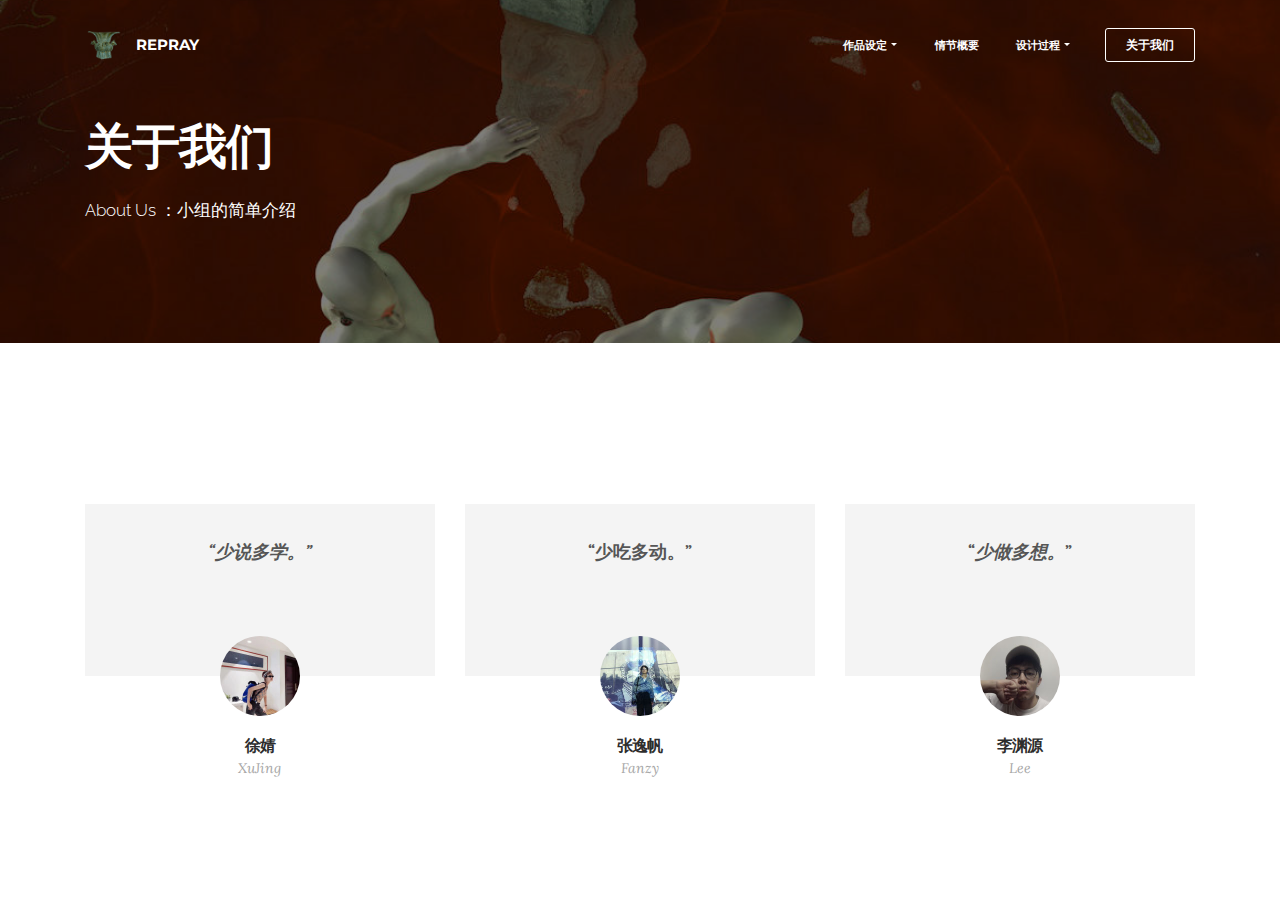
<file: page6.html>
<!DOCTYPE html>
<html  >
<head>
  <!-- Site made with Mobirise Website Builder v5.1.4, https://mobirise.com -->
  <meta charset="UTF-8">
  <meta http-equiv="X-UA-Compatible" content="IE=edge">
  <meta name="generator" content="Mobirise v5.1.4, mobirise.com">
  <meta name="viewport" content="width=device-width, initial-scale=1, minimum-scale=1">
  <link rel="shortcut icon" href="assets/images/111-98x128.png" type="image/x-icon">
  <meta name="description" content="Site Generator Description">
  
  
  <title>关于我们</title>
  <link rel="stylesheet" href="https://fonts.googleapis.com/css?family=Lora:400,700,400italic,700italic&subset=latin">
  <link rel="stylesheet" href="https://fonts.googleapis.com/css?family=Montserrat:400,700">
  <link rel="stylesheet" href="https://fonts.googleapis.com/css?family=Raleway:100,100i,200,200i,300,300i,400,400i,500,500i,600,600i,700,700i,800,800i,900,900i">
  <link rel="stylesheet" href="assets/tether/tether.min.css">
  <link rel="stylesheet" href="assets/bootstrap/css/bootstrap.min.css">
  <link rel="stylesheet" href="assets/dropdown/css/style.css">
  <link rel="stylesheet" href="assets/animatecss/animate.min.css">
  <link rel="stylesheet" href="assets/theme/css/style.css">
  <link rel="preload" as="style" href="assets/mobirise/css/mbr-additional.css"><link rel="stylesheet" href="assets/mobirise/css/mbr-additional.css" type="text/css">
  
  
  
  
</head>
<body>
  
  <section id="ext_menu-u" data-rv-view="231">

    <nav class="navbar navbar-dropdown bg-color transparent">
        <div class="container">

            <div class="mbr-table">
                <div class="mbr-table-cell">

                    <div class="navbar-brand">
                        <a href="index.html" class="navbar-logo"><img src="assets/images/111-98x128.png" alt="Mobirise"></a>
                        <a class="navbar-caption" href="index.html">REPRAY</a>
                    </div>

                </div>
                <div class="mbr-table-cell">

                    <button class="navbar-toggler pull-xs-right hidden-md-up" type="button" data-toggle="collapse" data-target="#exCollapsingNavbar">
                        <div class="hamburger-icon"></div>
                    </button>

                    <ul class="nav-dropdown collapse pull-xs-right nav navbar-nav navbar-toggleable-sm" id="exCollapsingNavbar"><li class="nav-item dropdown open"><a class="nav-link link dropdown-toggle" href="https://mobirise.com/" data-toggle="dropdown-submenu" aria-expanded="true">作品设定</a><div class="dropdown-menu"><a class="dropdown-item" href="page1.html">灵感来源</a><a class="dropdown-item" href="page3.html" aria-expanded="false">作品概念</a><a class="dropdown-item" href="https://mobirise.com/" aria-expanded="false"></a></div></li><li class="nav-item"><a class="nav-link link" href="page7.html">情节概要</a></li><li class="nav-item dropdown"><a class="nav-link link dropdown-toggle" href="https://mobirise.com/" data-toggle="dropdown-submenu" aria-expanded="false">设计过程</a><div class="dropdown-menu"><a class="dropdown-item" href="page4.html" aria-expanded="false">人物造型</a><a class="dropdown-item" href="page2.html" aria-expanded="false">装置设计</a><a class="dropdown-item" href="page5.html" aria-expanded="false">最终呈现</a></div></li><li class="nav-item nav-btn"><a class="nav-link btn btn-white btn-white-outline" href="page6.html">关于我们</a></li></ul>
                    <button hidden="" class="navbar-toggler navbar-close" type="button" data-toggle="collapse" data-target="#exCollapsingNavbar">
                        <div class="close-icon"></div>
                    </button>

                </div>
            </div>

        </div>
    </nav>

</section>

<section class="mbr-section mbr-background mbr-after-navbar" id="content5-v" data-rv-view="233" style="background-image: url(assets/images/3-1157x1637.jpg); padding-top: 120px; padding-bottom: 120px;">

    <div class="mbr-overlay" style="opacity: 0.5; background-color: rgb(0, 0, 0);">
    </div>

    <div class="container">
        <h3 class="mbr-section-title display-2">关于我们</h3>
        <div class="lead">About Us ：小组的简单介绍</div>
    </div>

</section>

<section class="mbr-section" id="testimonials1-15" data-rv-view="236" style="background-color: rgb(255, 255, 255); padding-top: 120px; padding-bottom: 120px;">

    

        <div class="mbr-section mbr-section__container mbr-section__container--middle">
            <div class="container">
                <div class="row">
                    <div class="col-xs-12 text-xs-center">
                        
                        
                    </div>
                </div>
            </div>
        </div>


    <div class="mbr-testimonials mbr-section mbr-section-nopadding">
        <div class="container">
            <div class="row">

                <div class="col-xs-12 col-lg-4">

                    <div class="mbr-testimonial card mbr-testimonial-lg">
                        <div class="card-block"><p><strong>“少说多学。”</strong></p></div>
                        <div class="mbr-author card-footer">
                            <div class="mbr-author-img"><img src="assets/images/wechatimg320-160x160.jpg" class="img-circle"></div>
                            <div class="mbr-author-name">徐婧</div>
                            <p class="mbr-author-desc">XuJing</p>
                        </div>
                    </div>
                </div><div class="col-xs-12 col-lg-4">

                    <div class="mbr-testimonial card mbr-testimonial-lg">
                        <div class="card-block"><p><span style="font-style: normal;"><strong>“少吃多动。”</strong></span></p></div>
                        <div class="mbr-author card-footer">
                            <div class="mbr-author-img"><img src="assets/images/wechatimg319-155x160.jpg" class="img-circle"></div>
                            <div class="mbr-author-name">张逸帆</div>
                            <p class="mbr-author-desc">Fanzy</p>
                        </div>
                    </div>
                </div><div class="col-xs-12 col-lg-4">

                    <div class="mbr-testimonial card mbr-testimonial-lg">
                        <div class="card-block"><p><span style="font-style: normal;"><strong>“</strong></span><strong>少做多想。</strong><span style="font-style: normal;"><strong>”</strong></span></p></div>
                        <div class="mbr-author card-footer">
                            <div class="mbr-author-img"><img src="assets/images/wechatimg5082-160x160.jpg" class="img-circle"></div>
                            <div class="mbr-author-name">李渊源</div>
                            <p class="mbr-author-desc">Lee</p>
                        </div>
                    </div>
                </div>

            </div>

        </div>

    </div>

</section>


<script src="assets/web/assets/jquery/jquery.min.js"></script>
  <script src="assets/tether/tether.min.js"></script>
  <script src="assets/web/assets/bootstrap4-migrate/bootstrap.min.js"></script>
  <script src="assets/smooth-scroll/smooth-scroll.js"></script>
  <script src="assets/dropdown/js/script.min.js"></script>
  <script src="assets/touch-swipe/jquery.touch-swipe.min.js"></script>
  <script src="assets/viewport-checker/jquery.viewportchecker.js"></script>
  <script src="assets/theme/js/script.js"></script>
  
  
  
  <input name="animation" type="hidden">
  </body>
</html>
</file>
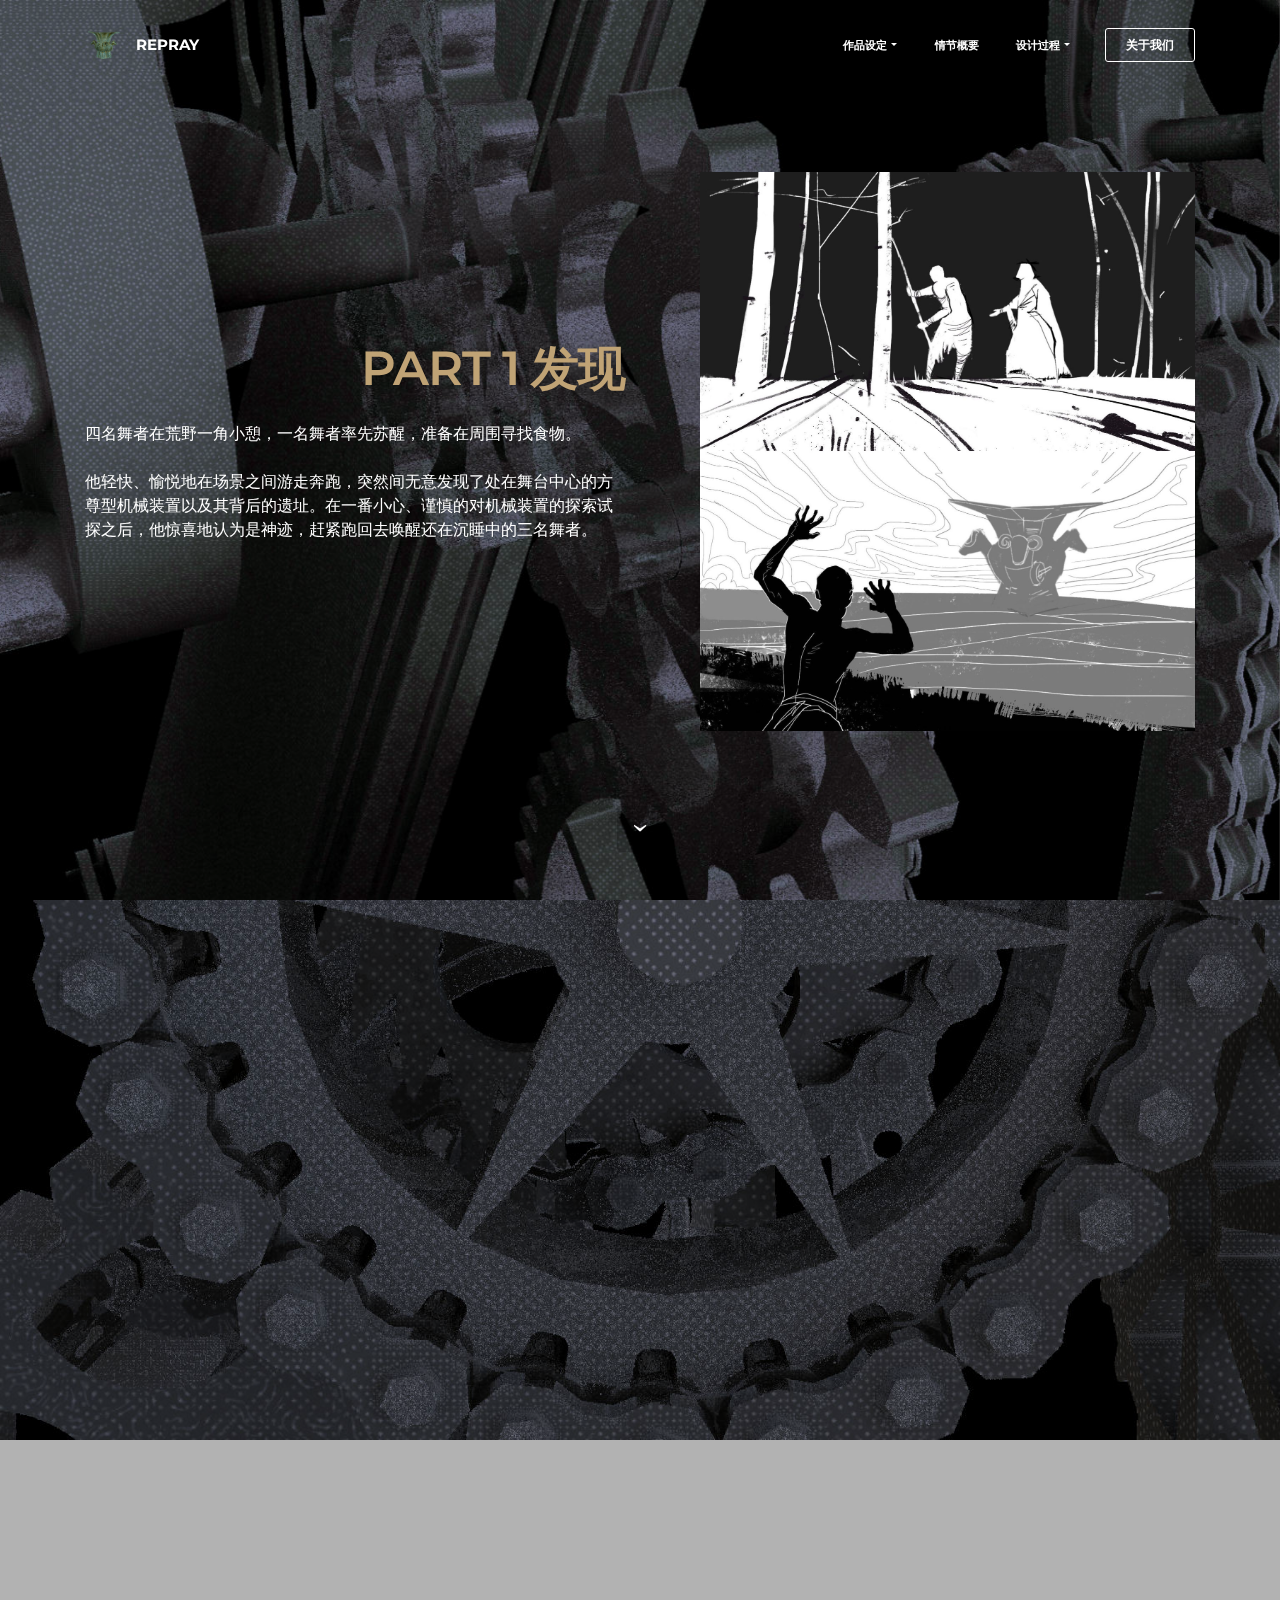
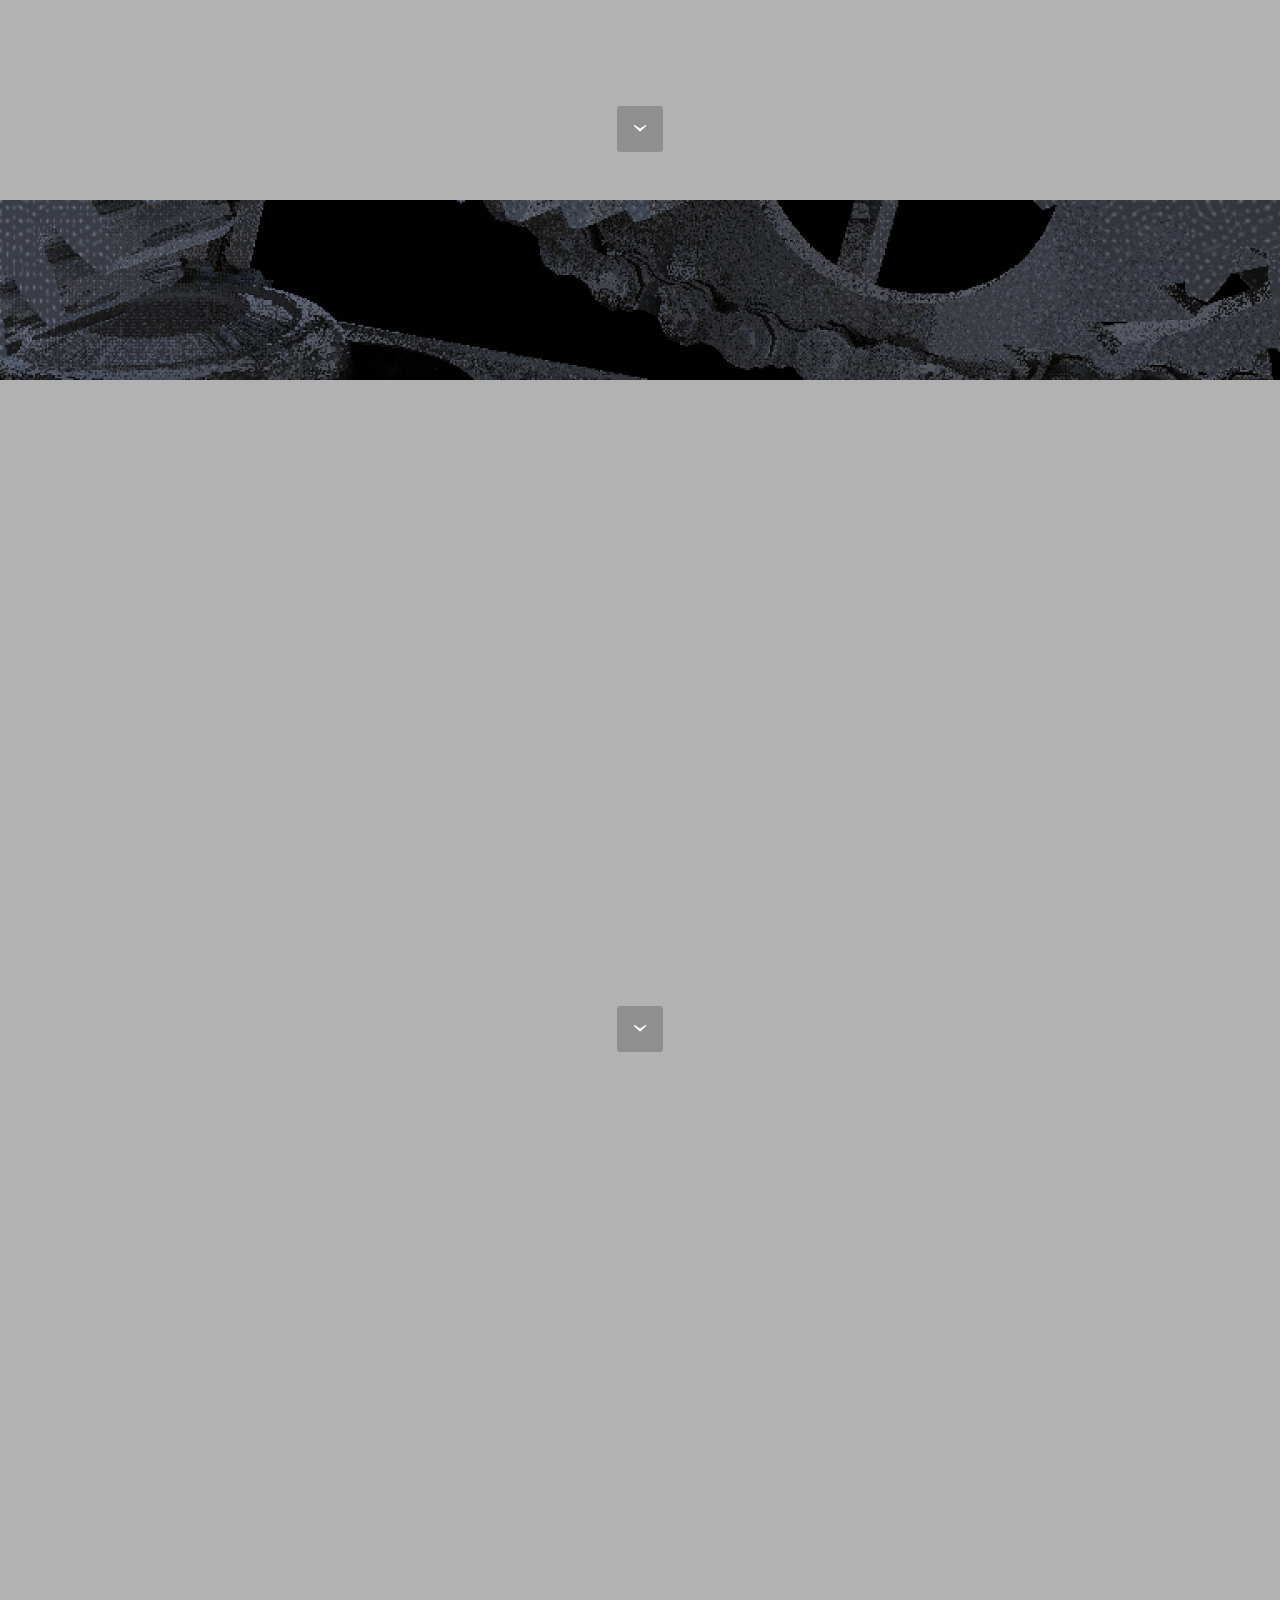
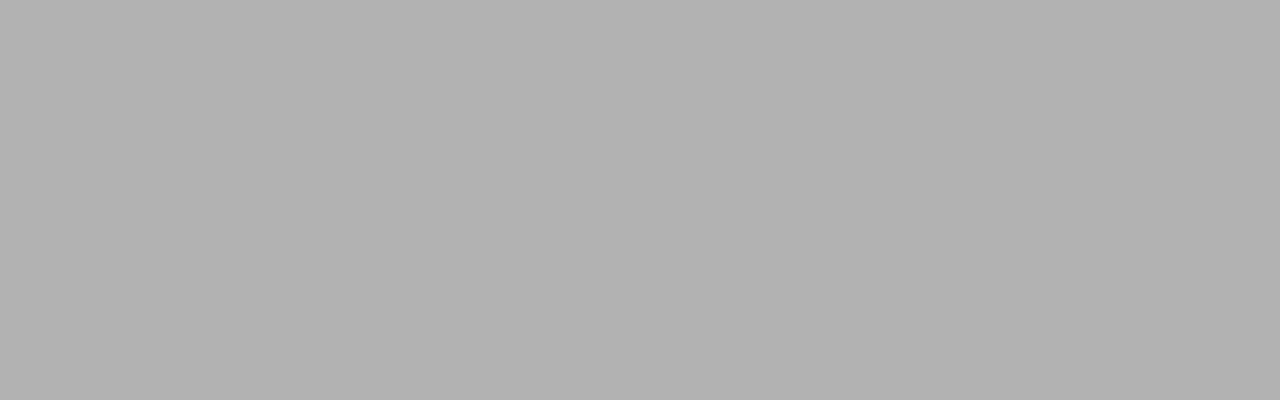
<file: page7.html>
<!DOCTYPE html>
<html  >
<head>
  <!-- Site made with Mobirise Website Builder v5.1.4, https://mobirise.com -->
  <meta charset="UTF-8">
  <meta http-equiv="X-UA-Compatible" content="IE=edge">
  <meta name="generator" content="Mobirise v5.1.4, mobirise.com">
  <meta name="viewport" content="width=device-width, initial-scale=1, minimum-scale=1">
  <link rel="shortcut icon" href="assets/images/111-98x128.png" type="image/x-icon">
  <meta name="description" content="Web Site Builder Description">
  
  
  <title>情节该要</title>
  <link rel="stylesheet" href="https://fonts.googleapis.com/css?family=Lora:400,700,400italic,700italic&subset=latin">
  <link rel="stylesheet" href="https://fonts.googleapis.com/css?family=Montserrat:400,700">
  <link rel="stylesheet" href="https://fonts.googleapis.com/css?family=Raleway:100,100i,200,200i,300,300i,400,400i,500,500i,600,600i,700,700i,800,800i,900,900i">
  <link rel="stylesheet" href="assets/tether/tether.min.css">
  <link rel="stylesheet" href="assets/bootstrap/css/bootstrap.min.css">
  <link rel="stylesheet" href="assets/animatecss/animate.min.css">
  <link rel="stylesheet" href="assets/dropdown/css/style.css">
  <link rel="stylesheet" href="assets/theme/css/style.css">
  <link rel="preload" as="style" href="assets/mobirise/css/mbr-additional.css"><link rel="stylesheet" href="assets/mobirise/css/mbr-additional.css" type="text/css">
  
  
  
  
</head>
<body>
  
  <section id="ext_menu-w" data-rv-view="248">

    <nav class="navbar navbar-dropdown bg-color transparent">
        <div class="container">

            <div class="mbr-table">
                <div class="mbr-table-cell">

                    <div class="navbar-brand">
                        <a href="index.html" class="navbar-logo"><img src="assets/images/111-98x128.png" alt="Mobirise"></a>
                        <a class="navbar-caption" href="index.html">REPRAY</a>
                    </div>

                </div>
                <div class="mbr-table-cell">

                    <button class="navbar-toggler pull-xs-right hidden-md-up" type="button" data-toggle="collapse" data-target="#exCollapsingNavbar">
                        <div class="hamburger-icon"></div>
                    </button>

                    <ul class="nav-dropdown collapse pull-xs-right nav navbar-nav navbar-toggleable-sm" id="exCollapsingNavbar"><li class="nav-item dropdown open"><a class="nav-link link dropdown-toggle" href="https://mobirise.com/" data-toggle="dropdown-submenu" aria-expanded="true">作品设定</a><div class="dropdown-menu"><a class="dropdown-item" href="page1.html">灵感来源</a><a class="dropdown-item" href="page3.html" aria-expanded="false">作品概念</a><a class="dropdown-item" href="https://mobirise.com/" aria-expanded="false"></a></div></li><li class="nav-item"><a class="nav-link link" href="page7.html">情节概要</a></li><li class="nav-item dropdown"><a class="nav-link link dropdown-toggle" href="https://mobirise.com/" data-toggle="dropdown-submenu" aria-expanded="false">设计过程</a><div class="dropdown-menu"><a class="dropdown-item" href="page4.html" aria-expanded="false">人物造型</a><a class="dropdown-item" href="page2.html" aria-expanded="false">装置设计</a><a class="dropdown-item" href="page5.html" aria-expanded="false">最终呈现</a></div></li><li class="nav-item nav-btn"><a class="nav-link btn btn-white btn-white-outline" href="page6.html">关于我们</a></li></ul>
                    <button hidden="" class="navbar-toggler navbar-close" type="button" data-toggle="collapse" data-target="#exCollapsingNavbar">
                        <div class="close-icon"></div>
                    </button>

                </div>
            </div>

        </div>
    </nav>

</section>

<section class="mbr-section mbr-section-hero mbr-section-full header2 mbr-parallax-background mbr-after-navbar" id="header2-1o" data-rv-view="245" style="background-image: url(assets/images/77777-2000x1055.jpg);">

    <div class="mbr-overlay" style="opacity: 0.3; background-color: rgb(0, 0, 0);">
    </div>

    <div class="mbr-table mbr-table-full">
        <div class="mbr-table-cell">

            <div class="container">
                <div class="mbr-section row">
                    <div class="mbr-table-md-up">
                        
                        
                        

                        <div class="mbr-table-cell col-md-5 content-size text-xs-center text-md-right">

                            <h3 class="mbr-section-title display-2">PART 1 发现</h3>

                            <div class="mbr-section-text">
                                <p>四名舞者在荒野一角小憩，一名舞者率先苏醒，准备在周围寻找食物。<br><br>他轻快、愉悦地在场景之间游走奔跑，突然间无意发现了处在舞台中心的方尊型机械装置以及其背后的遗址。在一番小心、谨慎的对机械装置的探索试探之后，他惊喜地认为是神迹，赶紧跑回去唤醒还在沉睡中的三名舞者。</p>
                            </div>

                            

                        </div>
                        <div class="mbr-table-cell mbr-valign-top mbr-left-padding-md-up col-md-7 image-size" style="width: 50%;">
                            <div class="mbr-figure"><img src="assets/images/1-1400x1579.jpg"></div>
                        </div>

                    </div>
                </div>
            </div>

        </div>
    </div>

    <div class="mbr-arrow mbr-arrow-floating hidden-sm-down" aria-hidden="true"><a href="#header2-1m"><i class="mbr-arrow-icon"></i></a></div>

</section>

<section class="mbr-section mbr-section-hero mbr-section-full header2 mbr-parallax-background" id="header2-1m" data-rv-view="250" style="background-image: url(assets/images/7-1920x1080.jpg);">

    <div class="mbr-overlay" style="opacity: 0.3; background-color: rgb(0, 0, 0);">
    </div>

    <div class="mbr-table mbr-table-full">
        <div class="mbr-table-cell">

            <div class="container">
                <div class="mbr-section row">
                    <div class="mbr-table-md-up">
                        
                        <div class="mbr-table-cell mbr-right-padding-md-up mbr-valign-top col-md-7 image-size" style="width: 50%;">
                            <div class="mbr-figure"><img src="assets/images/2-1400x1579.jpg"></div>
                        </div>
                        <div class="mbr-table-cell col-md-5 text-xs-center text-md-left content-size">

                            <h3 class="mbr-section-title display-2">PART 2 祈求</h3>

                            <div class="mbr-section-text">
                                <p>四名舞者面对遗迹非常虔诚，进行了一系列巫术仪式来表达对于自然的敬意，希望求得风调雨顺，通过巫舞来祈求自然对自己的庇佑。参考习俗如下：<br><br>求雨仪式<br> 1、用像树枝搅动特殊泉水以获得水汽云团（阿卡迪亚人）<br>                 2、手持树枝载歌载舞（中安格尼兰人）<br>                 3、孪生子在血水中沐浴（哥伦比亚齐姆西印第安人）<br>                 4、一边念咒丢黑石头入水中（萨摩亚人）<br><br>·求风仪式<br> 1、举起木柴迎风急速奔跑，试图威吓风（南美帕亚瓜人）<br>                 2、夸张呼气吸气（格陵兰人）<br>                 3、长鞭抽打风来的方向以驱赶风，并念咒召唤风暴魔鬼<br>                     （爱斯基摩人）<br>             <br>·求阳仪式 <br>1、男男女女持长树枝，绕圈走（奇尔科廷印第安人）<br>                 2、将树枝丢入空中，企图点燃太阳（奥吉布威人）<br></p>
                            </div>

                            

                        </div>

                        
                        

                    </div>
                </div>
            </div>

        </div>
    </div>

    <div class="mbr-arrow mbr-arrow-floating hidden-sm-down" aria-hidden="true"><a href="#header2-1n"><i class="mbr-arrow-icon"></i></a></div>

</section>

<section class="mbr-section mbr-section-hero mbr-section-full header2 mbr-parallax-background" id="header2-1n" data-rv-view="253" style="background-image: url(assets/images/2-1920x1080.jpg);">

    <div class="mbr-overlay" style="opacity: 0.3; background-color: rgb(0, 0, 0);">
    </div>

    <div class="mbr-table mbr-table-full">
        <div class="mbr-table-cell">

            <div class="container">
                <div class="mbr-section row">
                    <div class="mbr-table-md-up">
                        
                        
                        

                        <div class="mbr-table-cell col-md-5 content-size text-xs-center text-md-right">

                            <h3 class="mbr-section-title display-2">PART 3 称王</h3>

                            <div class="mbr-section-text">
                                <p>最早的发现的那个舞者开始怀疑自然的力量，一次偶然的机会他发现装置依然能通过某种方式进行运动，在他的控制之下施展超乎同伴们认知的所谓“神迹”。<br><br>他利用这些机械遗迹欺骗同伴，使他们相信这是自己的力量，并且让他们臣服于自己、机械本身而不再相信自然。他成为了王，并开始试图挑战自然以巩固自己的权力。</p>
                            </div>

                            

                        </div>
                        <div class="mbr-table-cell mbr-valign-top mbr-left-padding-md-up col-md-7 image-size" style="width: 50%;">
                            <div class="mbr-figure"><img src="assets/images/3-1400x1579.jpg"></div>
                        </div>

                    </div>
                </div>
            </div>

        </div>
    </div>

    <div class="mbr-arrow mbr-arrow-floating hidden-sm-down" aria-hidden="true"><a href="#header2-1l"><i class="mbr-arrow-icon"></i></a></div>

</section>

<section class="mbr-section mbr-section-hero mbr-section-full header2 mbr-parallax-background" id="header2-1l" data-rv-view="256" style="background-image: url(assets/images/3-1920x1080.jpg);">

    <div class="mbr-overlay" style="opacity: 0.3; background-color: rgb(0, 0, 0);">
    </div>

    <div class="mbr-table mbr-table-full">
        <div class="mbr-table-cell">

            <div class="container">
                <div class="mbr-section row">
                    <div class="mbr-table-md-up">
                        
                        <div class="mbr-table-cell mbr-right-padding-md-up mbr-valign-top col-md-7 image-size" style="width: 50%;">
                            <div class="mbr-figure"><img src="assets/images/4-1400x1579.jpg"></div>
                        </div>
                        <div class="mbr-table-cell col-md-5 text-xs-center text-md-left content-size">

                            <h3 class="mbr-section-title display-2">PART 4 生祭</h3>

                            <div class="mbr-section-text">
                                <p>自然的惩罚降临，瘟疫开始在他们之间传播。同伴们发现自己所谓的王并不能解决任何问题，甚至没法自保，一怒之下以生祭族长的方式进行傩祭重新向自然祈求帮助而取得原谅。（《山海经·海外西经》中载“十日炙杀女丑”）<br><br>在一系列仪式之后恢复平静，开始新的轮回。</p>
                            </div>

                            

                        </div>

                        
                        

                    </div>
                </div>
            </div>

        </div>
    </div>

    

</section>


<script src="assets/web/assets/jquery/jquery.min.js"></script>
  <script src="assets/tether/tether.min.js"></script>
  <script src="assets/web/assets/bootstrap4-migrate/bootstrap.min.js"></script>
  <script src="assets/smooth-scroll/smooth-scroll.js"></script>
  <script src="assets/jarallax/jarallax.js"></script>
  <script src="assets/viewport-checker/jquery.viewportchecker.js"></script>
  <script src="assets/dropdown/js/script.min.js"></script>
  <script src="assets/touch-swipe/jquery.touch-swipe.min.js"></script>
  <script src="assets/theme/js/script.js"></script>
  
  
  
  <input name="animation" type="hidden">
  </body>
</html>
</file>
<file: assets/et-line-font-plugin/style.css>
@font-face {
	font-family: 'et-line';
	src:url('fonts/et-line.eot');
	src:url('fonts/et-line.eot?#iefix') format('embedded-opentype'),
		url('fonts/et-line.woff') format('woff'),
		url('fonts/et-line.ttf') format('truetype'),
		url('fonts/et-line.svg#et-line') format('svg');
	font-weight: normal;
	font-style: normal;
}

/* Use the following CSS code if you want to use data attributes for inserting your icons */
.etl-icon, [data-icon]:before {
	font-family: 'et-line';
	content: attr(data-icon);
	speak: none;
	font-weight: normal;
	font-variant: normal;
	text-transform: none;
	line-height: 1;
	-webkit-font-smoothing: antialiased;
	-moz-osx-font-smoothing: grayscale;
	display:inline-block;
}

/* Use the following CSS code if you want to have a class per icon */
/*
Instead of a list of all class selectors,
you can use the generic selector below, but it's slower:
[class*="icon-"] {
*/
.icon-mobile, .icon-laptop, .icon-desktop, .icon-tablet, .icon-phone, .icon-document, .icon-documents, .icon-search, .icon-clipboard, .icon-newspaper, .icon-notebook, .icon-book-open, .icon-browser, .icon-calendar, .icon-presentation, .icon-picture, .icon-pictures, .icon-video, .icon-camera, .icon-printer, .icon-toolbox, .icon-briefcase, .icon-wallet, .icon-gift, .icon-bargraph, .icon-grid, .icon-expand, .icon-focus, .icon-edit, .icon-adjustments, .icon-ribbon, .icon-hourglass, .icon-lock, .icon-megaphone, .icon-shield, .icon-trophy, .icon-flag, .icon-map, .icon-puzzle, .icon-basket, .icon-envelope, .icon-streetsign, .icon-telescope, .icon-gears, .icon-key, .icon-paperclip, .icon-attachment, .icon-pricetags, .icon-lightbulb, .icon-layers, .icon-pencil, .icon-tools, .icon-tools-2, .icon-scissors, .icon-paintbrush, .icon-magnifying-glass, .icon-circle-compass, .icon-linegraph, .icon-mic, .icon-strategy, .icon-beaker, .icon-caution, .icon-recycle, .icon-anchor, .icon-profile-male, .icon-profile-female, .icon-bike, .icon-wine, .icon-hotairballoon, .icon-globe, .icon-genius, .icon-map-pin, .icon-dial, .icon-chat, .icon-heart, .icon-cloud, .icon-upload, .icon-download, .icon-target, .icon-hazardous, .icon-piechart, .icon-speedometer, .icon-global, .icon-compass, .icon-lifesaver, .icon-clock, .icon-aperture, .icon-quote, .icon-scope, .icon-alarmclock, .icon-refresh, .icon-happy, .icon-sad, .icon-facebook, .icon-twitter, .icon-googleplus, .icon-rss, .icon-tumblr, .icon-linkedin, .icon-dribbble {
	font-family: 'et-line';
	speak: none;
	font-style: normal;
	font-weight: normal;
	font-variant: normal;
	text-transform: none;
	line-height: 1;
	-webkit-font-smoothing: antialiased;
	-moz-osx-font-smoothing: grayscale;
	display:inline-block;
}
.icon-mobile:before {
	content: "\e000";
}
.icon-laptop:before {
	content: "\e001";
}
.icon-desktop:before {
	content: "\e002";
}
.icon-tablet:before {
	content: "\e003";
}
.icon-phone:before {
	content: "\e004";
}
.icon-document:before {
	content: "\e005";
}
.icon-documents:before {
	content: "\e006";
}
.icon-search:before {
	content: "\e007";
}
.icon-clipboard:before {
	content: "\e008";
}
.icon-newspaper:before {
	content: "\e009";
}
.icon-notebook:before {
	content: "\e00a";
}
.icon-book-open:before {
	content: "\e00b";
}
.icon-browser:before {
	content: "\e00c";
}
.icon-calendar:before {
	content: "\e00d";
}
.icon-presentation:before {
	content: "\e00e";
}
.icon-picture:before {
	content: "\e00f";
}
.icon-pictures:before {
	content: "\e010";
}
.icon-video:before {
	content: "\e011";
}
.icon-camera:before {
	content: "\e012";
}
.icon-printer:before {
	content: "\e013";
}
.icon-toolbox:before {
	content: "\e014";
}
.icon-briefcase:before {
	content: "\e015";
}
.icon-wallet:before {
	content: "\e016";
}
.icon-gift:before {
	content: "\e017";
}
.icon-bargraph:before {
	content: "\e018";
}
.icon-grid:before {
	content: "\e019";
}
.icon-expand:before {
	content: "\e01a";
}
.icon-focus:before {
	content: "\e01b";
}
.icon-edit:before {
	content: "\e01c";
}
.icon-adjustments:before {
	content: "\e01d";
}
.icon-ribbon:before {
	content: "\e01e";
}
.icon-hourglass:before {
	content: "\e01f";
}
.icon-lock:before {
	content: "\e020";
}
.icon-megaphone:before {
	content: "\e021";
}
.icon-shield:before {
	content: "\e022";
}
.icon-trophy:before {
	content: "\e023";
}
.icon-flag:before {
	content: "\e024";
}
.icon-map:before {
	content: "\e025";
}
.icon-puzzle:before {
	content: "\e026";
}
.icon-basket:before {
	content: "\e027";
}
.icon-envelope:before {
	content: "\e028";
}
.icon-streetsign:before {
	content: "\e029";
}
.icon-telescope:before {
	content: "\e02a";
}
.icon-gears:before {
	content: "\e02b";
}
.icon-key:before {
	content: "\e02c";
}
.icon-paperclip:before {
	content: "\e02d";
}
.icon-attachment:before {
	content: "\e02e";
}
.icon-pricetags:before {
	content: "\e02f";
}
.icon-lightbulb:before {
	content: "\e030";
}
.icon-layers:before {
	content: "\e031";
}
.icon-pencil:before {
	content: "\e032";
}
.icon-tools:before {
	content: "\e033";
}
.icon-tools-2:before {
	content: "\e034";
}
.icon-scissors:before {
	content: "\e035";
}
.icon-paintbrush:before {
	content: "\e036";
}
.icon-magnifying-glass:before {
	content: "\e037";
}
.icon-circle-compass:before {
	content: "\e038";
}
.icon-linegraph:before {
	content: "\e039";
}
.icon-mic:before {
	content: "\e03a";
}
.icon-strategy:before {
	content: "\e03b";
}
.icon-beaker:before {
	content: "\e03c";
}
.icon-caution:before {
	content: "\e03d";
}
.icon-recycle:before {
	content: "\e03e";
}
.icon-anchor:before {
	content: "\e03f";
}
.icon-profile-male:before {
	content: "\e040";
}
.icon-profile-female:before {
	content: "\e041";
}
.icon-bike:before {
	content: "\e042";
}
.icon-wine:before {
	content: "\e043";
}
.icon-hotairballoon:before {
	content: "\e044";
}
.icon-globe:before {
	content: "\e045";
}
.icon-genius:before {
	content: "\e046";
}
.icon-map-pin:before {
	content: "\e047";
}
.icon-dial:before {
	content: "\e048";
}
.icon-chat:before {
	content: "\e049";
}
.icon-heart:before {
	content: "\e04a";
}
.icon-cloud:before {
	content: "\e04b";
}
.icon-upload:before {
	content: "\e04c";
}
.icon-download:before {
	content: "\e04d";
}
.icon-target:before {
	content: "\e04e";
}
.icon-hazardous:before {
	content: "\e04f";
}
.icon-piechart:before {
	content: "\e050";
}
.icon-speedometer:before {
	content: "\e051";
}
.icon-global:before {
	content: "\e052";
}
.icon-compass:before {
	content: "\e053";
}
.icon-lifesaver:before {
	content: "\e054";
}
.icon-clock:before {
	content: "\e055";
}
.icon-aperture:before {
	content: "\e056";
}
.icon-quote:before {
	content: "\e057";
}
.icon-scope:before {
	content: "\e058";
}
.icon-alarmclock:before {
	content: "\e059";
}
.icon-refresh:before {
	content: "\e05a";
}
.icon-happy:before {
	content: "\e05b";
}
.icon-sad:before {
	content: "\e05c";
}
.icon-facebook:before {
	content: "\e05d";
}
.icon-twitter:before {
	content: "\e05e";
}
.icon-googleplus:before {
	content: "\e05f";
}
.icon-rss:before {
	content: "\e060";
}
.icon-tumblr:before {
	content: "\e061";
}
.icon-linkedin:before {
	content: "\e062";
}
.icon-dribbble:before {
	content: "\e063";
}
</file>
<file: assets/dropdown/css/style.css>
.navbar-dropdown {
  left: 0;
  padding: 0;
  position: absolute;
  right: 0;
  top: 0;
  transition: all 0.45s ease;
  z-index: 1030; }
  .navbar-dropdown .navbar-brand {
    float: none;
    font-size: 0;
    padding: 1.25rem 0;
    position: relative;
    transition: padding 0.25s ease;
    white-space: nowrap; }
    .navbar-dropdown .navbar-brand::before {
      content: "";
      display: inline-block;
      height: 100%;
      vertical-align: middle; }
  .navbar-dropdown .navbar-logo,
  .navbar-dropdown .navbar-caption {
    display: inline-block;
    vertical-align: middle; }
  .navbar-dropdown .navbar-logo {
    margin-right: 0.8rem;
    transition: margin 0.3s ease-in-out; }
    .navbar-dropdown .navbar-logo img {
      height: 3.125rem;
      transition: all 0.3s ease-in-out; }
  .navbar-dropdown .mbr-table-cell {
    height: 5.625rem; }
  .navbar-dropdown .navbar-caption {
    font-family: "Montserrat";
    font-size: 1rem;
    font-weight: 700;
    white-space: normal; }
    .navbar-dropdown .navbar-caption, .navbar-dropdown .navbar-caption:hover {
      color: inherit;
      text-decoration: none; }
  .navbar-dropdown.navbar-fixed-top {
    position: fixed; }
  .navbar-dropdown.bg-color.transparent {
    background: none !important; }
  .navbar-dropdown.navbar-short .navbar-brand {
    padding: 0.625rem 0; }
  .navbar-dropdown.navbar-short .navbar-logo {
    margin-right: 0.5rem; }
    .navbar-dropdown.navbar-short .navbar-logo img {
      height: 2.375rem; }
  .navbar-dropdown.navbar-short .mbr-table-cell {
    height: 3.625rem; }
  .navbar-dropdown .navbar-close {
    left: 0.6875rem;
    position: fixed;
    top: 0.75rem;
    z-index: 1000; }
  .navbar-dropdown.opened {
    background: none !important; }
    .navbar-dropdown.opened .navbar-brand,
    .navbar-dropdown.opened .navbar-toggler {
      display: none; }
  .navbar-dropdown .hamburger-icon {
    content: "";
    width: 16px;
    -webkit-box-shadow: 0 -6px 0 1px,0 0 0 1px,0 6px 0 1px;
    -moz-box-shadow: 0 -6px 0 1px,0 0 0 1px,0 6px 0 1px;
    box-shadow: 0 -6px 0 1px,0 0 0 1px,0 6px 0 1px; }
  .navbar-dropdown .close-icon {
    position: relative;
    width: 21px;
    height: 21px;
    overflow: hidden; }
    .navbar-dropdown .close-icon::before, .navbar-dropdown .close-icon::after {
      content: '';
      position: absolute;
      height: 2px;
      width: 100%;
      top: 50%;
      left: 0;
      margin-top: -1px; }
    .navbar-dropdown .close-icon::before {
      transform: rotate(45deg);
      -ms-transform: rotate(45deg);
      -webkit-transform: rotate(45deg); }
    .navbar-dropdown .close-icon::after {
      transform: rotate(-45deg);
      -ms-transform: rotate(-45deg);
      -webkit-transform: rotate(-45deg); }

.dropdown-menu .dropdown-toggle[data-toggle="dropdown-submenu"]::after {
  border-bottom: 0.35em solid transparent;
  border-left: 0.35em solid;
  border-right: 0;
  border-top: 0.35em solid transparent;
  margin-left: 0.3rem; }

.dropdown-menu .dropdown-item:focus {
  outline: 0; }

.nav-dropdown {
  display: table !important;
  font-family: "Montserrat";
  font-size: 0.75rem;
  font-weight: 700;
  height: auto !important; }
  .nav-dropdown .nav-item {
    display: table-cell;
    float: none;
    vertical-align: middle; }
  .nav-dropdown .nav-btn {
    padding-left: 1rem; }
  .nav-dropdown .link {
    margin: 1.667em;
    padding: 0;
    transition: color .2s ease-in-out; }
    .nav-dropdown .link.dropdown-toggle {
      margin-right: 2.583em; }
      .nav-dropdown .link.dropdown-toggle::after {
        margin-left: .25rem;
        border-top: 0.35em solid;
        border-right: 0.35em solid transparent;
        border-left: 0.35em solid transparent;
        border-bottom: 0; }
      .nav-dropdown .link.dropdown-toggle::after {
        display: block;
        margin-top: -0.1667em;
        position: absolute;
        right: 1.3333em;
        top: 50%; }
      .nav-dropdown .link.dropdown-toggle[aria-expanded="true"] {
        margin: 0;
        padding: 1.667em 2.583em 1.667em 1.667em; }
  .nav-dropdown .link::after,
  .nav-dropdown .dropdown-item::after {
    color: inherit; }
  .nav-dropdown .btn {
    font-size: 0.75rem;
    font-weight: 700;
    letter-spacing: 0;
    margin-bottom: 0;
    padding-left: 1.25rem;
    padding-right: 1.25rem; }
  .nav-dropdown .dropdown-menu {
    border-radius: 0;
    border: 0;
    left: 0;
    margin: 0;
    padding-bottom: 1.25rem;
    padding-top: 1.25rem; }
  .nav-dropdown .dropdown-submenu {
    left: 100%;
    margin-left: 0.125rem;
    margin-top: -1.25rem;
    top: 0; }
  .nav-dropdown .dropdown-item {
    font-size: 0.8125rem;
    font-weight: 500;
    line-height: 2;
    padding: 0.3846em 4.615em 0.3846em 1.5385em;
    position: relative;
    transition: color .2s ease-in-out, background-color .2s ease-in-out; }
    .nav-dropdown .dropdown-item::after {
      margin-top: -0.3077em;
      position: absolute;
      right: 1.1538em;
      top: 50%; }
    .nav-dropdown .dropdown-item:focus, .nav-dropdown .dropdown-item:hover {
      background: none; }

@media (max-width: 767px) {
  .nav-dropdown.navbar-toggleable-sm {
    bottom: 0;
    display: none;
    left: 0;
    overflow-x: hidden;
    position: fixed;
    top: 0;
    transform: translateX(-100%);
    -ms-transform: translateX(-100%);
    -webkit-transform: translateX(-100%);
    width: 18.75rem;
    z-index: 999; } }
.nav-dropdown.navbar-toggleable-xl {
  bottom: 0;
  display: none;
  left: 0;
  overflow-x: hidden;
  position: fixed;
  top: 0;
  transform: translateX(-100%);
  -ms-transform: translateX(-100%);
  -webkit-transform: translateX(-100%);
  width: 18.75rem;
  z-index: 999; }

.nav-dropdown-sm {
  display: block !important;
  overflow-x: hidden;
  overflow: auto;
  padding-top: 3.875rem; }
  .nav-dropdown-sm::after {
    content: "";
    display: block;
    height: 3rem;
    width: 100%; }
  .nav-dropdown-sm.collapse.in ~ .navbar-close {
    display: block !important; }
  .nav-dropdown-sm.collapsing, .nav-dropdown-sm.collapse.in {
    transform: translateX(0);
    -ms-transform: translateX(0);
    -webkit-transform: translateX(0);
    transition: all 0.25s ease-out;
    -webkit-transition: all 0.25s ease-out; }
  .nav-dropdown-sm.collapsing[aria-expanded="false"] {
    transform: translateX(-100%);
    -ms-transform: translateX(-100%);
    -webkit-transform: translateX(-100%); }
  .nav-dropdown-sm .nav-item {
    display: block;
    margin-left: 0 !important;
    padding-left: 0; }
  .nav-dropdown-sm .link,
  .nav-dropdown-sm .dropdown-item {
    border-top: 1px dotted rgba(255, 255, 255, 0.1);
    font-size: 0.8125rem;
    line-height: 1.6;
    margin: 0 !important;
    padding: 0.875rem 2.4rem 0.875rem 1.5625rem !important;
    position: relative;
    white-space: normal; }
    .nav-dropdown-sm .link:focus, .nav-dropdown-sm .link:hover,
    .nav-dropdown-sm .dropdown-item:focus,
    .nav-dropdown-sm .dropdown-item:hover {
      background: rgba(0, 0, 0, 0.2) !important; }
  .nav-dropdown-sm .nav-btn {
    position: relative;
    padding: 1.5625rem 1.5625rem 0 1.5625rem; }
    .nav-dropdown-sm .nav-btn::before {
      border-top: 1px dotted rgba(255, 255, 255, 0.1);
      content: "";
      left: 0;
      position: absolute;
      top: 0;
      width: 100%; }
    .nav-dropdown-sm .nav-btn + .nav-btn {
      padding-top: 0.625rem; }
      .nav-dropdown-sm .nav-btn + .nav-btn::before {
        display: none; }
  .nav-dropdown-sm .btn {
    padding: 0.625rem 0; }
  .nav-dropdown-sm .dropdown-toggle::after {
    position: absolute;
    right: 1.25rem;
    top: 50%;
    margin-top: -0.154em; }
  .nav-dropdown-sm .dropdown-toggle[data-toggle="dropdown-submenu"]::after {
    margin-left: .25rem;
    border-top: 0.35em solid;
    border-right: 0.35em solid transparent;
    border-left: 0.35em solid transparent;
    border-bottom: 0; }
  .nav-dropdown-sm .dropdown-toggle[data-toggle="dropdown-submenu"][aria-expanded="true"]::after {
    border-top: 0;
    border-right: 0.35em solid transparent;
    border-left: 0.35em solid transparent;
    border-bottom: 0.35em solid; }
  .nav-dropdown-sm .dropdown-menu {
    margin: 0;
    padding: 0;
    position: relative;
    top: 0;
    left: 0;
    width: 100%;
    border: 0;
    float: none;
    border-radius: 0;
    background: none; }

.is-builder .nav-dropdown.collapsing {
  transition: none !important; }

/*# sourceMappingURL=style.css.map */
</file>
<file: assets/theme/css/style.css>
.engine {
	position: absolute;
	text-indent: -2400px;
	text-align: center;
	padding: 0;
	top: 0;
	left: -2400px;
}/*!
 * Default theme v2 (https://mobirise.com/)
 * Copyright 2016 Mobirise
 */
.container {
  position: relative; }

.btn {
  margin-bottom: 0.5rem; }
  .btn + .btn {
    margin-left: 1rem; }
  @media (max-width: 767px) {
    .btn {
      white-space: normal; }
      .btn + .btn {
        margin-left: 0; } }

.bg-primary {
  background-color: #c0a375 !important; }

.bg-success {
  background-color: #90a878 !important; }

.bg-info {
  background-color: #7e9b9f !important; }

.bg-warning {
  background-color: #f3c649 !important; }

.bg-danger {
  background-color: #f28281 !important; }

.bg-none {
  background: none !important; }

.btn {
  font-family: 'Montserrat', sans-serif;
  font-weight: 500;
  letter-spacing: 2px;
  padding: 0.75rem 2.1875rem;
  font-size: 0.75rem;
  line-height: 1.5;
  border-radius: 3px;
  -webkit-transition: all .3s ease-in-out;
  -moz-transition: all .3s ease-in-out;
  transition: all .3s ease-in-out; }

.btn-sm {
  padding: 0.625rem 2.1874rem;
  font-size: 0.9687rem;
  line-height: 1.5;
  border-radius: 3px;
  font-family: "Lora";
  font-style: italic;
  font-weight: 400;
  letter-spacing: 0px; }

.btn-lg {
  padding: 0.75rem 2.1874rem;
  font-size: 0.9687rem;
  line-height: 1.3333333333;
  border-radius: 3px; }

.btn-xlg {
  padding: 0.75rem 2.1874rem;
  font-size: 1.1875rem;
  line-height: 1.3333333333;
  border-radius: 3px; }

.btn-primary {
  background-color: #c0a375;
  border-color: #c0a375;
  box-shadow: none;
  color: #fff; }
  .btn-primary:hover {
    color: #fff;
    background-color: #a07e49;
    border-color: #a07e49;
    box-shadow: none; }
  .btn-primary:focus, .btn-primary.focus {
    color: #fff;
    background-color: #a07e49;
    border-color: #a07e49; }
  .btn-primary:active, .btn-primary.active {
    color: #fff;
    background-color: #a07e49;
    border-color: #a07e49;
    background-image: none;
    box-shadow: none; }
  .btn-primary.disabled, .btn-primary:disabled {
    color: #fff !important;
    background-color: #a07e49 !important;
    border-color: #a07e49 !important;
    opacity: 0.85; }

.btn-secondary {
  background-color: #bfcecb;
  border-color: #bfcecb;
  box-shadow: none;
  color: #fff; }
  .btn-secondary:hover {
    color: #fff;
    background-color: #94ada8;
    border-color: #94ada8;
    box-shadow: none; }
  .btn-secondary:focus, .btn-secondary.focus {
    color: #fff;
    background-color: #94ada8;
    border-color: #94ada8; }
  .btn-secondary:active, .btn-secondary.active {
    color: #fff;
    background-color: #94ada8;
    border-color: #94ada8;
    background-image: none;
    box-shadow: none; }
  .btn-secondary.disabled, .btn-secondary:disabled {
    color: #fff !important;
    background-color: #94ada8 !important;
    border-color: #94ada8 !important;
    opacity: 0.85; }

.btn-info {
  background-color: #7e9b9f;
  border-color: #7e9b9f;
  box-shadow: none;
  color: #fff; }
  .btn-info:hover {
    color: #fff;
    background-color: #597478;
    border-color: #597478;
    box-shadow: none; }
  .btn-info:focus, .btn-info.focus {
    color: #fff;
    background-color: #597478;
    border-color: #597478; }
  .btn-info:active, .btn-info.active {
    color: #fff;
    background-color: #597478;
    border-color: #597478;
    background-image: none;
    box-shadow: none; }
  .btn-info.disabled, .btn-info:disabled {
    color: #fff !important;
    background-color: #597478 !important;
    border-color: #597478 !important;
    opacity: 0.85; }

.btn-success {
  background-color: #90a878;
  border-color: #90a878;
  box-shadow: none;
  color: #fff; }
  .btn-success:hover {
    color: #fff;
    background-color: #6a8153;
    border-color: #6a8153;
    box-shadow: none; }
  .btn-success:focus, .btn-success.focus {
    color: #fff;
    background-color: #6a8153;
    border-color: #6a8153; }
  .btn-success:active, .btn-success.active {
    color: #fff;
    background-color: #6a8153;
    border-color: #6a8153;
    background-image: none;
    box-shadow: none; }
  .btn-success.disabled, .btn-success:disabled {
    color: #fff !important;
    background-color: #6a8153 !important;
    border-color: #6a8153 !important;
    opacity: 0.85; }

.btn-warning {
  background-color: #f3c649;
  border-color: #f3c649;
  box-shadow: none;
  color: #fff; }
  .btn-warning:hover {
    color: #fff;
    background-color: #e1a90f;
    border-color: #e1a90f;
    box-shadow: none; }
  .btn-warning:focus, .btn-warning.focus {
    color: #fff;
    background-color: #e1a90f;
    border-color: #e1a90f; }
  .btn-warning:active, .btn-warning.active {
    color: #fff;
    background-color: #e1a90f;
    border-color: #e1a90f;
    background-image: none;
    box-shadow: none; }
  .btn-warning.disabled, .btn-warning:disabled {
    color: #fff !important;
    background-color: #e1a90f !important;
    border-color: #e1a90f !important;
    opacity: 0.85; }

.btn-danger {
  background-color: #f28281;
  border-color: #f28281;
  box-shadow: none;
  color: #fff; }
  .btn-danger:hover {
    color: #fff;
    background-color: #eb3d3c;
    border-color: #eb3d3c;
    box-shadow: none; }
  .btn-danger:focus, .btn-danger.focus {
    color: #fff;
    background-color: #eb3d3c;
    border-color: #eb3d3c; }
  .btn-danger:active, .btn-danger.active {
    color: #fff;
    background-color: #eb3d3c;
    border-color: #eb3d3c;
    background-image: none;
    box-shadow: none; }
  .btn-danger.disabled, .btn-danger:disabled {
    color: #fff !important;
    background-color: #eb3d3c !important;
    border-color: #eb3d3c !important;
    opacity: 0.85; }

.btn-white {
  background-color: #fff;
  border-color: #fff;
  box-shadow: none;
  color: #535353; }
  .btn-white:hover {
    color: #fff;
    background-color: #d4d4d4;
    border-color: #d4d4d4;
    box-shadow: none; }
  .btn-white:focus, .btn-white.focus {
    color: #fff;
    background-color: #d4d4d4;
    border-color: #d4d4d4; }
  .btn-white:active, .btn-white.active {
    color: #fff;
    background-color: #d4d4d4;
    border-color: #d4d4d4;
    background-image: none;
    box-shadow: none; }
  .btn-white.disabled, .btn-white:disabled {
    color: #fff !important;
    background-color: #d4d4d4 !important;
    border-color: #d4d4d4 !important;
    opacity: 0.85; }

.btn-black {
  background-color: #535353;
  border-color: #535353;
  box-shadow: none;
  color: #fff; }
  .btn-black:hover {
    color: #fff;
    background-color: #2d2d2d;
    border-color: #2d2d2d;
    box-shadow: none; }
  .btn-black:focus, .btn-black.focus {
    color: #fff;
    background-color: #2d2d2d;
    border-color: #2d2d2d; }
  .btn-black:active, .btn-black.active {
    color: #fff;
    background-color: #2d2d2d;
    border-color: #2d2d2d;
    background-image: none;
    box-shadow: none; }
  .btn-black.disabled, .btn-black:disabled {
    color: #fff !important;
    background-color: #2d2d2d !important;
    border-color: #2d2d2d !important;
    opacity: 0.85; }

.btn-primary-outline {
  background: none;
  border-color: #8e7041;
  color: #8e7041; }
  .btn-primary-outline:focus, .btn-primary-outline.focus, .btn-primary-outline:active, .btn-primary-outline.active {
    color: #fff;
    background-color: #c0a375;
    border-color: #c0a375; }
  .btn-primary-outline:hover {
    color: #fff;
    background-color: #c0a375;
    border-color: #c0a375; }
  .btn-primary-outline.disabled, .btn-primary-outline:disabled {
    color: #fff !important;
    background-color: #c0a375 !important;
    border-color: #c0a375 !important;
    opacity: 0.85; }

.btn-secondary-outline {
  background: none;
  border-color: #85a29c;
  color: #85a29c; }
  .btn-secondary-outline:focus, .btn-secondary-outline.focus, .btn-secondary-outline:active, .btn-secondary-outline.active {
    color: #fff;
    background-color: #bfcecb;
    border-color: #bfcecb; }
  .btn-secondary-outline:hover {
    color: #fff;
    background-color: #bfcecb;
    border-color: #bfcecb; }
  .btn-secondary-outline.disabled, .btn-secondary-outline:disabled {
    color: #fff !important;
    background-color: #bfcecb !important;
    border-color: #bfcecb !important;
    opacity: 0.85; }

.btn-info-outline {
  background: none;
  border-color: #4e6669;
  color: #4e6669; }
  .btn-info-outline:focus, .btn-info-outline.focus, .btn-info-outline:active, .btn-info-outline.active {
    color: #fff;
    background-color: #7e9b9f;
    border-color: #7e9b9f; }
  .btn-info-outline:hover {
    color: #fff;
    background-color: #7e9b9f;
    border-color: #7e9b9f; }
  .btn-info-outline.disabled, .btn-info-outline:disabled {
    color: #fff !important;
    background-color: #7e9b9f !important;
    border-color: #7e9b9f !important;
    opacity: 0.85; }

.btn-success-outline {
  background: none;
  border-color: #5d7149;
  color: #5d7149; }
  .btn-success-outline:focus, .btn-success-outline.focus, .btn-success-outline:active, .btn-success-outline.active {
    color: #fff;
    background-color: #90a878;
    border-color: #90a878; }
  .btn-success-outline:hover {
    color: #fff;
    background-color: #90a878;
    border-color: #90a878; }
  .btn-success-outline.disabled, .btn-success-outline:disabled {
    color: #fff !important;
    background-color: #90a878 !important;
    border-color: #90a878 !important;
    opacity: 0.85; }

.btn-warning-outline {
  background: none;
  border-color: #c9970d;
  color: #c9970d; }
  .btn-warning-outline:focus, .btn-warning-outline.focus, .btn-warning-outline:active, .btn-warning-outline.active {
    color: #fff;
    background-color: #f3c649;
    border-color: #f3c649; }
  .btn-warning-outline:hover {
    color: #fff;
    background-color: #f3c649;
    border-color: #f3c649; }
  .btn-warning-outline.disabled, .btn-warning-outline:disabled {
    color: #fff !important;
    background-color: #f3c649 !important;
    border-color: #f3c649 !important;
    opacity: 0.85; }

.btn-danger-outline {
  background: none;
  border-color: #e82625;
  color: #e82625; }
  .btn-danger-outline:focus, .btn-danger-outline.focus, .btn-danger-outline:active, .btn-danger-outline.active {
    color: #fff;
    background-color: #f28281;
    border-color: #f28281; }
  .btn-danger-outline:hover {
    color: #fff;
    background-color: #f28281;
    border-color: #f28281; }
  .btn-danger-outline.disabled, .btn-danger-outline:disabled {
    color: #fff !important;
    background-color: #f28281 !important;
    border-color: #f28281 !important;
    opacity: 0.85; }

.btn-white-outline {
  background: none;
  border-color: #fff;
  color: #fff; }
  .btn-white-outline:focus, .btn-white-outline.focus, .btn-white-outline:active, .btn-white-outline.active {
    color: #535353;
    background-color: #fff;
    border-color: #fff; }
  .btn-white-outline:hover {
    color: #535353;
    background-color: #fff;
    border-color: #fff; }
  .btn-white-outline.disabled, .btn-white-outline:disabled {
    color: #535353 !important;
    background-color: #fff !important;
    border-color: #fff !important;
    opacity: 0.85; }

.btn-black-outline {
  background: none;
  border-color: #202020;
  color: #202020; }
  .btn-black-outline:focus, .btn-black-outline.focus, .btn-black-outline:active, .btn-black-outline.active {
    color: #fff;
    background-color: #535353;
    border-color: #535353; }
  .btn-black-outline:hover {
    color: #fff;
    background-color: #535353;
    border-color: #535353; }
  .btn-black-outline.disabled, .btn-black-outline:disabled {
    color: #fff !important;
    background-color: #535353 !important;
    border-color: #535353 !important;
    opacity: 0.85; }

a.mbr-iconfont:hover {
  text-decoration: none; }

.btn-social {
  font-size: 20px;
  border-radius: 50%;
  padding: 0;
  width: 44px;
  height: 44px;
  line-height: 44px;
  text-align: center;
  position: relative;
  border: 2px solid #c0a375;
  color: #232323; }
  .btn-social i {
    top: 0;
    line-height: 44px;
    width: 44px; }
  .btn-social:hover {
    color: #fff;
    background: #c0a375; }
  .btn-social + .btn {
    margin-left: 0.1rem; }

p.lead,
.lead p {
  font-size: 1.07rem;
  font-weight: 300;
  margin-bottom: 2.3125rem; }

.article .lead p, .article .lead ul, .article .lead ol, .article .lead pre, .article .lead blockquote {
  margin-bottom: 0; }

.lead {
  font-size: 1.07rem;
  font-weight: 300; }
  .lead a {
    font-family: "Lora";
    font-style: italic;
    font-weight: 400; }
    .lead a, .lead a:hover {
      color: #c0a375;
      text-decoration: none; }
  .lead h1 {
    font-size: 3rem;
    font-weight: 600;
    letter-spacing: -1px;
    margin-bottom: 1.605rem; }
  .lead h2 {
    font-size: 2.5rem;
    font-weight: 600;
    letter-spacing: -1px;
    margin-bottom: 1.605rem; }
  .lead h3 {
    font-size: 2rem;
    font-weight: 600;
    margin-bottom: 1.605rem; }
  .lead h4 {
    font-size: 1.5rem;
    font-weight: 600;
    margin-bottom: 1.605rem; }
  .lead blockquote {
    font-family: "Lora";
    font-style: italic;
    padding: 10px 0 10px 20px;
    border-left: 4px solid #c39f76;
    font-size: 1.09rem;
    position: relative; }
  .lead ul, .lead ol, .lead pre, .lead blockquote {
    margin-bottom: 2.3125rem; }
  .lead pre {
    background: #f4f4f4;
    padding: 10px 24px;
    white-space: pre-wrap; }

.display-1 {
  font-size: 4.39rem;
  font-weight: 600;
  letter-spacing: -2px;
  margin-bottom: 0.2843em;
  margin-top: 3.9rem; }

.display-2 {
  font-size: 3rem;
  font-weight: 600;
  letter-spacing: -1px;
  margin-bottom: 1.5625rem;
  margin-top: 3.5rem; }

.display-3 {
  font-size: 2.5rem;
  font-weight: 600;
  margin-top: 3.2rem;
  margin-bottom: 2rem; }

.display-4 {
  font-size: 2rem;
  font-weight: 600;
  margin-top: 2.3rem;
  margin-bottom: 1.8rem; }

.modal-backdrop {
  background: -webkit-linear-gradient(left, #564740, #3a414a);
  background: -moz-linear-gradient(left, #564740, #3a414a);
  background: -o-linear-gradient(left, #564740, #3a414a);
  background: -ms-linear-gradient(left, #564740, #3a414a);
  background: linear-gradient(left, #564740, #3a414a);
  opacity: 0.94; }

.form-control {
  background-color: #f5f5f5;
  border-radius: 3px;
  box-shadow: none;
  color: #565656;
  font-size: 0.875rem;
  line-height: 1.43;
  min-height: 3.5em;
  padding: 0.5em 1.07em 0.5em; }
  .form-control, .form-control:focus {
    border: 1px solid #e8e8e8; }
  .form-active .form-control:invalid {
    border-color: #f28281; }

.form-control-label {
  cursor: pointer;
  font-size: 0.875rem;
  margin-bottom: 0.357em;
  padding: 0; }

.alert {
  border-radius: 0;
  border: 0;
  font-family: 'Montserrat', sans-serif;
  font-size: 0.875rem;
  line-height: 1.5;
  margin-bottom: 1.875rem;
  padding: 1.25rem;
  position: relative; }
  .alert.alert-form:after {
    background-color: inherit;
    bottom: -7px;
    content: "";
    display: block;
    height: 14px;
    left: 50%;
    margin-left: -7px;
    position: absolute;
    transform: rotate(45deg);
    width: 14px; }

.alert-success {
  background-color: #90a878;
  color: #fff; }

.alert-info {
  background-color: #7e9b9f;
  color: #fff; }

.alert-warning {
  background-color: #f3c649;
  color: #fff; }

.alert-danger {
  background-color: #f28281;
  color: #fff; }

/**
 * TYPOGRAPHY
 */
body {
  font-family: 'Raleway', sans-serif;
  color: #232323; }

h1, h2, h3, h4, h5, h6,
.h1, .h2, .h3, .h4, .h5, .h6,
.display-1, .display-2, .display-3, .display-4 {
  font-family: 'Montserrat', sans-serif;
  word-break: break-word;
  word-wrap: break-word; }

input, textarea {
  font-family: "Raleway"; }

input:-webkit-autofill, input:-webkit-autofill:hover, input:-webkit-autofill:focus, input:-webkit-autofill:active {
  transition-delay: 9999s;
  transition-property: background-color, color; }

.text-primary {
  color: #c0a375 !important; }

.text-success {
  color: #90a878 !important; }

.text-info {
  color: #7e9b9f !important; }

.text-warning {
  color: #f3c649 !important; }

.text-danger {
  color: #f28281 !important; }

.text-white {
  color: #fff !important; }

.text-black {
  color: #535353 !important; }

.mbr-section {
  position: relative;
  padding-top: 120px;
  padding-bottom: 120px;
  background-position: 50% 50%;
  background-repeat: no-repeat;
  background-size: cover; }

.mbr-section-full {
  display: table;
  height: 100vh;
  padding-bottom: 0;
  padding-top: 0;
  table-layout: fixed;
  width: 100%; }
  .mbr-section-full > .mbr-table-cell {
    width: 100%; }

.mbr-section-small {
  padding-top: 60px;
  padding-bottom: 60px; }

.mbr-section-title {
  margin-top: 0; }

.mbr-section__container--first {
  padding-top: 120px;
  padding-bottom: 40px; }

.mbr-section__container--middle {
  padding-top: 0;
  padding-bottom: 40px; }

.mbr-section__container--last {
  padding-top: 0;
  padding-bottom: 120px; }

.mbr-section-sm-padding {
  padding-top: 40px;
  padding-bottom: 40px; }

.mbr-section-md-padding {
  padding-top: 90px;
  padding-bottom: 90px; }

.mbr-section-nopadding {
  padding-top: 0;
  padding-bottom: 0; }

.mbr-section-subtitle {
  display: block;
  font-style: italic;
  font-weight: 400;
  font-size: 17px;
  font-family: "Lora";
  line-height: 26px;
  color: #8c8c8c;
  margin-bottom: 30px; }

.mbr-section-title + .mbr-section-subtitle {
  margin-top: -21px; }

.mbr-section-hero::before {
  display: none !important; }
.mbr-section-hero .mbr-section-title {
  color: #fff;
  margin-bottom: 1.6875rem; }
.mbr-section-hero .mbr-section-lead {
  color: #fff;
  font-family: Lora;
  font-size: 1.5rem;
  font-style: italic;
  margin-top: -1em; }
.mbr-section-hero .mbr-section-text {
  color: #fff; }

@media (max-width: 767px) {
  .mbr-section {
    padding-top: 60px;
    padding-bottom: 60px; }

  .mbr-section-full {
    padding-bottom: 0;
    padding-top: 0; }

  .mbr-section__container--first {
    padding-top: 60px;
    padding-bottom: 40px; }

  .mbr-section__container--middle {
    padding-top: 0;
    padding-bottom: 40px; }

  .mbr-section__container--last {
    padding-top: 0;
    padding-bottom: 60px; }

  .mbr-section-sm-padding {
    padding-top: 40px;
    padding-bottom: 40px; }

  .mbr-section-md-padding {
    padding-top: 60px;
    padding-bottom: 60px; }

  .mbr-section-nopadding {
    padding-top: 0;
    padding-bottom: 0; }

  .mbr-section-subtitle {
    margin-bottom: 0; }

  .mbr-section-hero.mbr-after-navbar .mbr-section {
    padding-top: 120px; }
  .mbr-section-hero.mbr-section-with-arrow .mbr-section {
    padding-bottom: 120px; }
  .mbr-section-hero .mbr-section-title {
    font-size: 3.125rem !important; }
  .mbr-section-hero .mbr-section-lead {
    font-size: 1.125rem !important; }
  .mbr-section-hero .mbr-section-btn .btn {
    font-size: 0.75rem !important;
    line-height: 1.5;
    padding: 0.75rem 2.1875rem; } }
.mbr-section-full .mbr-overlay {
  min-height: 100vh; }

.mbr-overlay {
  background-color: #000;
  bottom: 0;
  left: 0;
  opacity: 0.5;
  position: absolute;
  right: 0;
  top: 0;
  z-index: 1; }
  .mbr-overlay ~ * {
    z-index: 2; }

.mbr-section-full .mbr-background-video,
.mbr-section-full .mbr-background-video-preview {
  min-height: 100vh; }

.mbr-background-video,
.mbr-background-video-preview {
  bottom: 0;
  left: 0;
  position: absolute;
  right: 0;
  top: 0; }

.mbr-background-video-preview {
  z-index: 0 !important; }

.mbr-table {
  position: relative;
  display: table;
  width: 100%; }

.mbr-table-full {
  position: relative;
  width: 100%;
  height: 100%; }

.mbr-table-cell {
  position: relative;
  display: table-cell;
  float: none;
  padding-top: 0;
  padding-bottom: 0;
  vertical-align: middle; }

.mbr-table-md-up {
  width: 100%; }
  .mbr-table-md-up .mbr-table-cell {
    display: block; }
  .mbr-table-md-up .mbr-table-cell + .mbr-table-cell {
    padding-top: 40px; }

@media (min-width: 769px) {
  .mbr-table-md-up {
    display: table; }
    .mbr-table-md-up .mbr-table-cell {
      display: table-cell; }
    .mbr-table-md-up .mbr-table-cell + .mbr-table-cell {
      padding-top: 0; } }
.mbr-figure {
  display: block;
  margin: 0;
  overflow: hidden;
  position: relative;
  width: 100%; }
  .mbr-figure img, .mbr-figure iframe {
    display: block;
    width: 100%; }
  .mbr-figure .mbr-figure-caption {
    background: #2e2e2e;
    color: #fff;
    font-family: Montserrat;
    padding: 1.5rem 0;
    text-align: center;
    width: 100%; }
  .mbr-figure .mbr-figure-caption-over {
    background: -moz-linear-gradient(left, rgba(67, 76, 99, 0.85), rgba(188, 155, 114, 0.85)) !important;
    background: -ms-linear-gradient(left, rgba(67, 76, 99, 0.85), rgba(188, 155, 114, 0.85)) !important;
    background: -o-linear-gradient(left, rgba(67, 76, 99, 0.85), rgba(188, 155, 114, 0.85)) !important;
    background: -webkit-linear-gradient(left, rgba(67, 76, 99, 0.85), rgba(188, 155, 114, 0.85)) !important;
    background: linear-gradient(left, rgba(67, 76, 99, 0.85), rgba(188, 155, 114, 0.85)) !important;
    bottom: 0;
    position: absolute; }

.mbr-map {
  height: 25rem;
  position: relative; }
  .mbr-map iframe {
    height: 100%;
    width: 100%; }
  .mbr-map [data-state-details] {
    color: #6b6763;
    font-family: Montserrat;
    height: 1.5em;
    margin-top: -0.75em;
    padding-left: 1.25rem;
    padding-right: 1.25rem;
    position: absolute;
    text-align: center;
    top: 50%;
    width: 100%; }
  .mbr-map[data-state] {
    background: #e9e5dc; }
  .mbr-map[data-state="loading"] [data-state-details] {
    display: none; }
  .mbr-map[data-state="loading"]::after {
    content: "";
    -webkit-animation: btnCircleLoading .6s infinite linear;
    animation: btnCircleLoading .6s infinite linear;
    border-radius: 50%;
    border: 6px rgba(255, 255, 255, 0.35) solid;
    border-top-color: #fff;
    height: 40px;
    left: 50%;
    margin-left: -20px;
    margin-top: -20px;
    position: absolute;
    top: 50%;
    width: 40px; }

/*-------

   Gallery

-------*/
.mbr-gallery .mbr-gallery-item {
  position: relative;
  display: inline-block;
  width: 25%; }
  @media (max-width: 768px) {
    .mbr-gallery .mbr-gallery-item {
      width: 50%; } }
  @media (max-width: 400px) {
    .mbr-gallery .mbr-gallery-item {
      width: 100%; } }

.mbr-gallery .mbr-gallery-item img {
  width: 100%;
  opacity: 1;
  -webkit-transition: .2s opacity ease-in-out;
  transition: .2s opacity ease-in-out; }

.mbr-gallery .mbr-gallery-item > a:hover img {
  opacity: 1; }

.mbr-gallery .mbr-gallery-item > a {
  background: #fff;
  display: block;
  outline: none;
  position: relative; }
  .mbr-gallery .mbr-gallery-item > a::before {
    content: "";
    position: absolute;
    left: 0;
    top: 0;
    width: 100%;
    height: 100%;
    background: -webkit-linear-gradient(left, #554346, #45505b) !important;
    background: -moz-linear-gradient(left, #554346, #45505b) !important;
    background: -o-linear-gradient(left, #554346, #45505b) !important;
    background: -ms-linear-gradient(left, #554346, #45505b) !important;
    background: linear-gradient(left, #554346, #45505b) !important;
    opacity: 0;
    -webkit-transition: .2s opacity ease-in-out;
    transition: .2s opacity ease-in-out; }

.mbr-gallery .mbr-gallery-item .icon {
  -webkit-transform: translateX(-50%) translateY(-50%);
  -webkit-transition: .2s opacity ease-in-out;
  color: #000;
  font-size: 30px;
  height: 69px;
  left: 50%;
  opacity: 0;
  position: absolute;
  top: 50%;
  transform: translateX(-50%) translateY(-50%);
  transition: .2s opacity ease-in-out;
  width: 69px; }
  .mbr-gallery .mbr-gallery-item .icon::before, .mbr-gallery .mbr-gallery-item .icon::after {
    content: "";
    display: block;
    position: absolute;
    height: 69px;
    width: 1px;
    margin-left: 34.5px;
    background-color: #fff; }
  .mbr-gallery .mbr-gallery-item .icon::after {
    width: 69px;
    height: 1px;
    margin-left: 0;
    margin-top: 34.5px; }

.mbr-gallery .mbr-gallery-item > a:hover .icon {
  opacity: 1; }

.mbr-gallery .mbr-gallery-item > a:hover::before {
  opacity: 0.9; }

.mbr-gallery-title {
  font-family: Montserrat;
  font-size: 0.9em;
  position: absolute;
  display: block;
  width: 100%;
  bottom: 0;
  padding: 1rem;
  color: #fff;
  background: -webkit-linear-gradient(left, rgba(85, 67, 70, 0.85), rgba(69, 80, 91, 0.85)) !important;
  background: -moz-linear-gradient(left, rgba(85, 67, 70, 0.85), rgba(69, 80, 91, 0.85)) !important;
  background: -o-linear-gradient(left, rgba(85, 67, 70, 0.85), rgba(69, 80, 91, 0.85)) !important;
  background: -ms-linear-gradient(left, rgba(85, 67, 70, 0.85), rgba(69, 80, 91, 0.85)) !important;
  background: linear-gradient(left, rgba(85, 67, 70, 0.85), rgba(69, 80, 91, 0.85)) !important;
  -webkit-transition: .2s background ease-in-out;
  transition: .2s background ease-in-out; }

.mbr-gallery .mbr-gallery-item > a:hover .mbr-gallery-title {
  background: rgba(0, 0, 0, 0) !important; }

/* remove spacing */
.mbr-gallery .mbr-gallery-row.no-gutter {
  margin: 0; }

.mbr-gallery .mbr-gallery-row.no-gutter .mbr-gallery-item {
  padding: 0; }

/* container */
.mbr-gallery .container.mbr-gallery-layout-default {
  padding: 93px 0; }

/* fix horizontal scrollbar */
.mbr-gallery .mbr-gallery-layout-default,
.mbr-gallery .mbr-gallery-layout-article {
  overflow: hidden; }

/* lightbox */
.mbr-gallery .modal {
  position: fixed;
  overflow: hidden;
  padding-right: 0 !important; }

.mbr-gallery .modal-content {
  border-radius: 0; }

.mbr-gallery .modal-body {
  padding: 0; }

.mbr-gallery .modal-body img {
  width: 100%; }

.mbr-gallery .modal .close {
  position: fixed;
  background: #1b1b1b;
  opacity: 0.5;
  font-size: 55px;
  font-weight: 300;
  width: 70px;
  height: 70px;
  border-radius: 50%;
  color: #fff;
  top: 2.5rem;
  right: 2.5rem;
  line-height: 61px;
  border: 0;
  text-align: center;
  text-shadow: none;
  z-index: 5;
  -webkit-transition: opacity .3s ease;
  -moz-transition: opacity .3s ease;
  -o-transition: opacity .3s ease;
  transition: opacity .3s ease; }

.mbr-gallery .modal .close:hover {
  opacity: 1;
  background: #000;
  color: #fff; }

.mbr-gallery .modal.in .modal-dialog {
  margin: 0 auto; }

/* modal back color opacity */
.modal-backdrop.in {
  opacity: 0.8;
  filter: alpha(opacity=80); }

@media (max-width: 768px) {
  .mbr-gallery .carousel-indicators,
  .mbr-gallery .carousel-control,
  .mbr-gallery .modal .close {
    position: fixed; } }
/* fix fade in effect */
.mbr-gallery .modal.fade .modal-dialog {
  -webkit-transition: margin-top 0.3s ease-out;
  -moz-transition: margin-top 0.3s ease-out;
  -o-transition: margin-top 0.3s ease-out;
  transition: margin-top 0.3s ease-out; }

.mbr-gallery .modal.in .modal-dialog,
.mbr-gallery .modal.fade .modal-dialog {
  -webkit-transform: none;
  -ms-transform: none;
  -o-transform: none;
  transform: none; }

/*-------

   Slider

-------*/
.mbr-slider .carousel-inner > .active,
.mbr-slider .carousel-inner > .next,
.mbr-slider .carousel-inner > .prev {
  display: table; }

.mbr-slider .carousel-control {
  position: absolute;
  width: 70px;
  height: 70px;
  top: 50%;
  margin-top: -35px;
  line-height: 70px;
  border-radius: 50%;
  color: inherit;
  background: #1b1b1b;
  border: 0;
  opacity: 0.5;
  text-shadow: none;
  z-index: 5;
  color: #fff;
  -webkit-transition: all 0.2s ease-in-out 0s;
  -o-transition: all 0.2s ease-in-out 0s;
  transition: all 0.2s ease-in-out 0s; }

.mbr-gallery .mbr-slider .carousel-control {
  position: fixed; }
  @media (max-width: 991px) {
    .mbr-gallery .mbr-slider .carousel-control {
      bottom: 2.5rem;
      margin-top: 0;
      top: auto;
      z-index: 17; } }

.mbr-gallery .mbr-slider .carousel-inner > .active {
  display: block; }

.mbr-slider .carousel-control.left {
  left: 0;
  margin-left: 2.5rem; }

.mbr-slider .carousel-control.right {
  right: 0;
  margin-right: 2.5rem; }

.mbr-slider .carousel-control .icon-next,
.mbr-slider .carousel-control .icon-prev {
  margin-top: -18px;
  font-size: 40px;
  line-height: 27px; }

.mbr-slider .carousel-control:hover {
  background: #1b1b1b;
  color: #fff;
  opacity: 1; }

.mbr-slider:not(.extTestimonials5, .extTestimonials1) .carousel-indicators {
  position: absolute;
  bottom: 0;
  margin-bottom: 1.5rem !important; }
  @media (max-width: 543px) {
    .mbr-slider:not(.extTestimonials5, .extTestimonials1) .carousel-indicators {
      display: none; } }

.mbr-gallery .mbr-slider .carousel-indicators {
  position: fixed;
  margin-bottom: 2.5rem !important; }
  @media (max-width: 991px) {
    .mbr-gallery .mbr-slider .carousel-indicators {
      margin-bottom: 3.625rem !important;
      padding-left: 2.5rem;
      padding-right: 2.5rem; } }

.mbr-slider .carousel-indicators li,
.mbr-slider .carousel-indicators .active {
  width: 15px;
  height: 15px;
  margin: 3px;
  background: #1b1b1b;
  border: 0;
  opacity: 0.5; }

.mbr-slider .carousel-indicators .active {
  border: 4px solid #1b1b1b;
  background: #fff; }

@media (max-width: 767px) {
  .mbr-slider .carousel-control {
    top: auto;
    bottom: 20px; }

  .mbr-slider > .container .carousel-control {
    margin-bottom: 0px; } }
/* boxed slider */
.mbr-slider > .boxed-slider {
  position: relative;
  padding: 93px 0; }

.mbr-slider > .boxed-slider > div {
  position: relative; }

.mbr-slider > .container img {
  width: 100%; }

.mbr-slider > .container img + .row {
  position: absolute;
  top: 50%;
  left: 0;
  right: 0;
  -webkit-transform: translateY(-50%);
  -moz-transform: translateY(-50%);
  transform: translateY(-50%);
  z-index: 2; }

.mbr-slider .mbr-section {
  padding: 0;
  background-attachment: scroll; }

.mbr-slider .mbr-table-cell {
  padding: 0; }

.mbr-slider > .container .carousel-indicators {
  margin-bottom: 3px; }

/* article slider */
.mbr-slider > .article-slider .mbr-section,
.mbr-slider > .article-slider .mbr-section .mbr-table-cell {
  padding-top: 0;
  padding-bottom: 0; }

/*-------

   Cards

-------*/
.mbr-cards-row {
  position: relative;
  margin-left: 0 !important;
  margin-right: 0 !important; }
.mbr-cards-col {
  padding-left: 0;
  padding-right: 0;
  padding-top: 120px;
  padding-bottom: 120px; }
  @media (max-width: 767px) {
    .mbr-cards-col {
      padding-top: 60px;
      padding-bottom: 60px; } }
.mbr-cards .striped .card {
  padding-left: 10%;
  padding-right: 10%; }
.mbr-cards .striped .mbr-cards-col:nth-child(2n+1) {
  background: #2e2e2e;
  color: #fff; }
  .mbr-cards .striped .mbr-cards-col:nth-child(2n+1) .card-subtitle {
    color: #979797; }
.mbr-cards .card {
  text-align: center;
  border: 0;
  background: none;
  padding-left: 0;
  padding-right: 0;
  margin-bottom: 0; }
  @media (max-width: 991px) {
    .mbr-cards .card {
      padding-left: 0;
      padding-right: 0; } }
@media (min-width: 992px) {
  .mbr-cards-row {
    display: table;
    table-layout: fixed;
    width: 100%; }
    .mbr-cards-row::after {
      display: none; }
  .mbr-cards-col {
    display: table-cell;
    float: none; }
  .mbr-cards > .container {
    margin: 0;
    max-width: none;
    padding: 0;
    width: 100%; } }
.mbr-cards .card-block {
  background: none;
  padding: 0; }
.mbr-cards .card-img-top {
  border-radius: 0;
  width: auto;
  max-width: 100%; }
.mbr-cards .card-img + .card-block {
  padding-top: 2.3125rem; }
.mbr-cards .card-text {
  margin: 0; }
  .mbr-cards .card-text + .card-btn {
    padding-top: 1.375rem; }
.mbr-cards .card-title {
  margin-bottom: 0;
  font-size: 1.25rem;
  font-weight: bold;
  letter-spacing: -1px;
  line-height: 1.2825; }
  .mbr-cards .card-title + * {
    padding-top: 1rem; }
  .mbr-cards .card-title + .card-btn {
    padding-top: 1.4375rem; }
.mbr-cards .card-subtitle {
  margin-bottom: 0;
  font-style: italic;
  font-weight: 400;
  font-size: 0.875rem;
  font-family: "Lora";
  color: #5b5b5b;
  margin-top: -1rem;
  line-height: 1.7857;
  padding-bottom: 1rem; }
  .mbr-cards .card-subtitle + .card-btn {
    padding-top: 0.3125rem; }
.mbr-cards .iconbox {
  border-style: solid;
  border-color: #f2f2f2;
  border-width: 1px;
  width: 100px;
  height: 100px;
  line-height: 100px;
  border-radius: 500px;
  display: inline-block; }
  .mbr-cards .iconbox > .mbr-iconfont {
    line-height: inherit; }

/*-------

   Price Table

-------*/
@media (min-width: 1600px) {
  .mbr-price-table {
    padding-left: 12%;
    padding-right: 12%; } }
.mbr-price-table .row {
  margin-left: 0;
  margin-right: 0; }
  .mbr-price-table .row > div {
    padding-left: 0.625rem;
    padding-right: 0.625rem; }
    @media (max-width: 1199px) {
      .mbr-price-table .row > div {
        padding-bottom: 40px; } }

/*-------

   Price Table / Plan

-------*/
.mbr-plan {
  background: none;
  border-radius: 0;
  border: 1px solid rgba(255, 255, 255, 0.2);
  color: #fff;
  margin-bottom: 0;
  padding: 0.625rem; }
  .mbr-plan .list-group-item {
    background: none;
    border-bottom: 0;
    border-top: 1px dotted rgba(255, 255, 255, 0.2);
    font-size: 0.875rem;
    line-height: 3.125rem;
    padding-bottom: 0;
    padding-top: 0; }
  .mbr-plan .card-title {
    margin-bottom: 1.5625rem; }
  .mbr-plan-title {
    font-family: "Montserrat";
    font-size: 0.9375rem;
    font-weight: 700;
    line-height: 1.28;
    margin-bottom: 0; }
  .mbr-plan-subtitle, .mbr-plan-price-desc {
    color: #a0a0a0;
    font-family: "Lora";
    font-size: 0.875rem;
    font-style: italic;
    font-weight: 400;
    line-height: 1.79; }
  .mbr-plan-price-desc {
    display: block;
    padding-top: 1.25rem; }
  .mbr-plan-header, .mbr-plan-body {
    background: rgba(255, 255, 255, 0.1); }
  .mbr-plan-header {
    padding-bottom: 3.4375rem;
    padding-top: 2.1875rem;
    position: relative; }
    .mbr-plan-header.bg-primary .mbr-plan-subtitle,
    .mbr-plan-header.bg-primary .mbr-plan-price-desc {
      color: #e8ddcd; }
    .mbr-plan-header.bg-success .mbr-plan-subtitle,
    .mbr-plan-header.bg-success .mbr-plan-price-desc {
      color: #d0dac6; }
    .mbr-plan-header.bg-info .mbr-plan-subtitle,
    .mbr-plan-header.bg-info .mbr-plan-price-desc {
      color: #c7d4d5; }
    .mbr-plan-header.bg-warning .mbr-plan-subtitle,
    .mbr-plan-header.bg-warning .mbr-plan-price-desc {
      color: #fbebc1; }
    .mbr-plan-header.bg-danger .mbr-plan-subtitle,
    .mbr-plan-header.bg-danger .mbr-plan-price-desc {
      color: #fef5f5; }
  .mbr-plan-label {
    background: #28262b;
    color: #fff;
    display: block;
    font-size: 0.6875rem;
    font-weight: 400;
    height: 3.125rem;
    line-height: 3.125rem;
    min-width: 3.125rem;
    padding: 0 0.75rem;
    position: absolute;
    right: 0;
    top: 0; }
  .mbr-plan-body {
    margin-top: 2px;
    padding-bottom: 0;
    padding-top: 2.5rem; }
  .mbr-plan-list {
    padding-bottom: 4.0625rem;
    padding-top: 1.5625rem; }
  .mbr-plan-btn {
    margin-top: -2.5rem;
    padding-bottom: 1.375rem;
    padding-top: 1.875rem; }

/*-------

   Price Table / Price

-------*/
.mbr-price {
  font-family: "Montserrat";
  line-height: 1.3; }
  .mbr-price-value {
    font-size: 1.875rem;
    line-height: 1;
    position: relative;
    top: -1.25rem; }
  .mbr-price-figure {
    font-size: 3.75rem;
    line-height: inherit;
    padding-left: 0.625rem; }
  .mbr-price-term {
    font-size: 1.875rem;
    position: relative; }

/*-------

   Testimonials

-------*/
.mbr-testimonials .row > div {
  padding-bottom: 40px; }
  .mbr-testimonials .row > div:last-child {
    padding-bottom: 0; }
@media (min-width: 992px) {
  .mbr-testimonials .row > div:nth-child(3n+1) {
    clear: left; }
  .mbr-testimonials .row > div:nth-last-child(-1n+3) {
    padding-bottom: 0; } }

/*-------

   Testimonials / Item

-------*/
.mbr-testimonial {
  border-radius: 0;
  border: 0;
  margin-bottom: 0;
  text-align: center; }
  .mbr-testimonial + * {
    padding-top: 40px; }
  .mbr-testimonial.card {
    background-color: transparent; }
  .mbr-testimonial .card-block {
    background: #f4f4f4;
    color: #565656;
    font-family: "Lora";
    font-size: 1.125rem;
    font-style: italic;
    font-weight: 400;
    line-height: 2;
    padding: 1.875rem;
    position: relative; }
    .mbr-testimonial .card-block:after {
      background-color: inherit;
      bottom: -7px;
      content: "";
      display: block;
      height: 14px;
      left: 50%;
      margin-left: -7px;
      position: absolute;
      -webkit-transform: rotate(45deg);
      transform: rotate(45deg);
      width: 14px; }
  .mbr-testimonial-lg .card-block {
    padding-bottom: 90px; }
  .mbr-testimonial .card-footer {
    background: none;
    border: 0;
    padding: 0;
    position: relative;
    z-index: 2; }
    .mbr-testimonial .card-footer:last-child {
      border-radius: 0; }

/*-------

   Testimonials / Author

-------*/
.mbr-author-img {
  margin-top: -2.5rem; }
  .mbr-author-img img {
    height: 5rem;
    width: 5rem; }
.mbr-author-name {
  color: #2d2d2d;
  font-family: "Montserrat";
  font-size: 1rem;
  font-weight: 700;
  letter-spacing: -1px;
  line-height: 1.3;
  padding-top: 1.25rem; }
.mbr-author-desc {
  color: #a7a7a7;
  font-family: "Lora";
  font-size: 0.875rem;
  font-style: italic;
  font-weight: 400;
  line-height: 1.597; }

/*-------

   Info

-------*/
.mbr-info-subtitle, .mbr-info-extra .mbr-info-title {
  margin-bottom: 0; }
.mbr-info-extra .mbr-info-subtitle {
  margin-bottom: 0.5rem; }

/*-------

   Subscribe

-------*/
.mbr-subscribe {
  background: #f5f5f5;
  border-radius: 3px;
  border: 1px solid #e8e8e8;
  height: 4rem;
  padding: 0;
  position: relative; }
  .mbr-subscribe .form-control {
    background: none;
    border: 0;
    position: relative;
    top: 0.4375rem; }
  .mbr-subscribe .input-group-btn {
    position: static; }
    .mbr-subscribe .input-group-btn::after {
      border-radius: 3px;
      border: 1px solid transparent;
      bottom: -1px;
      content: "";
      display: block;
      left: -1px;
      position: absolute;
      right: -1px;
      top: -1px; }
  .form-active .mbr-subscribe .form-control:invalid ~ .input-group-btn::after {
    border-color: #f28281; }
  .mbr-subscribe .btn {
    border-radius: 3px !important;
    margin-bottom: 0;
    margin-right: 0.5625rem; }
  .mbr-subscribe-dark {
    background: none;
    border-color: rgba(255, 255, 255, 0.2); }
    .mbr-subscribe-dark .form-control {
      color: #fff; }

/*-------

   Small footer

-------*/
.mbr-small-footer {
  background: #323232;
  color: #acacac;
  font-size: 0.8125rem;
  padding: 1.75rem 0; }
  .mbr-small-footer p {
    margin-bottom: 0; }

.mbr-small-footer a {
  color: #c0a375; }
  .mbr-small-footer a:hover {
    text-decoration: none; }

/*-------

   Footer

-------*/
.mbr-footer {
  color: #fff;
  padding-left: 1.25rem;
  padding-right: 1.25rem; }
  @media (min-width: 1280px) {
    .mbr-footer {
      padding-left: 6.25rem;
      padding-right: 6.25rem; } }
  .mbr-footer > .row, .mbr-footer > .container > .row {
    margin-left: 0;
    margin-right: 0; }
    .mbr-footer > .row > div, .mbr-footer > .container > .row > div {
      padding-bottom: 40px; }
      .mbr-footer > .row > div:last-child, .mbr-footer > .container > .row > div:last-child {
        padding-bottom: 0; }
  .mbr-footer > .container {
    padding-left: 0;
    padding-right: 0; }
  @media (min-width: 768px) {
    .mbr-footer > .row > div:nth-child(2n+1) {
      clear: left; }
    .mbr-footer > .row > div:nth-last-child(-1n+2) {
      padding-bottom: 0; }
    .mbr-footer > .container > .row > div {
      clear: none !important;
      padding-bottom: 0 !important; } }
  @media (min-width: 992px) {
    .mbr-footer > .row > div {
      clear: none !important;
      padding-bottom: 0 !important; } }
  .mbr-footer p a, .mbr-footer ul a {
    color: #c0a375; }
    .mbr-footer p a:hover, .mbr-footer ul a:hover {
      text-decoration: none; }
  .mbr-footer .btn-black {
    background-color: #242424;
    border-color: #242424; }
    .mbr-footer .btn-black.disabled, .mbr-footer .btn-black[disabled], .mbr-footer .btn-black:hover {
      background-color: #1a1a1a !important;
      border-color: #1a1a1a !important; }
  .mbr-footer .mbr-map {
    height: 18.75rem; }
  .mbr-footer form .form-control-label {
    font-size: 0.875rem;
    position: relative; }
  .mbr-footer form .form-control {
    background: none;
    border-color: rgba(255, 255, 255, 0.2);
    color: #fff;
    font-size: 0.875rem;
    min-height: 3.2em;
    padding: 0.5em 1em 0.5em; }

.mbr-footer-content h1, .mbr-footer-content h2, .mbr-footer-content h3, .mbr-footer-content h4,
.mbr-footer-content p strong, .mbr-footer-content strong, .mbr-footer .mbr-contacts h1, .mbr-footer .mbr-contacts h2, .mbr-footer .mbr-contacts h3, .mbr-footer .mbr-contacts h4,
.mbr-footer .mbr-contacts p strong, .mbr-footer .mbr-contacts strong {
  color: #7c7c7c;
  font-family: "Montserrat";
  font-size: 1rem;
  font-weight: 700;
  letter-spacing: -1px;
  line-height: 1.3;
  margin-bottom: 1.875em; }
.mbr-footer-content p strong, .mbr-footer-content strong, .mbr-footer .mbr-contacts p strong, .mbr-footer .mbr-contacts strong {
  display: inline-block; }
.mbr-footer-content p, .mbr-footer .mbr-contacts p {
  color: #fff;
  font-size: 0.875rem;
  margin-bottom: 0; }
.mbr-footer-content ul, .mbr-footer .mbr-contacts ul {
  line-height: 1.8;
  list-style: none;
  margin: 0;
  padding: 0; }
.mbr-footer-content li, .mbr-footer .mbr-contacts li {
  border-bottom: 1px dotted rgba(255, 255, 255, 0.2);
  color: #bcbcbc;
  display: block;
  font-family: "Raleway";
  font-size: 0.875rem;
  line-height: 1.8;
  overflow: hidden;
  padding: 0.72em 0;
  padding-left: 1.8em;
  position: relative;
  width: 100%; }
  .mbr-footer-content li:last-child, .mbr-footer .mbr-contacts li:last-child {
    border-bottom: 0; }
  .mbr-footer-content li::before, .mbr-footer .mbr-contacts li::before {
    background: #c0a375;
    content: "";
    height: 0.36em;
    left: 0;
    margin-top: -0.18em;
    position: absolute;
    top: 50%;
    width: 0.36em; }
  .mbr-footer-content li a, .mbr-footer .mbr-contacts li a {
    color: #fff;
    -webkit-transition: color .3s ease;
    -moz-transition: color .3s ease;
    transition: color .3s ease; }
    .mbr-footer-content li a:hover, .mbr-footer .mbr-contacts li a:hover {
      color: #c0a375; }

.footer1 ul {
  margin-top: -13px; }

.footer4 > .container > .row {
  margin-left: 0;
  margin-right: 0; }
  .footer4 > .container > .row > div > .row > div:first-child {
    padding-bottom: 40px; }
    .footer4 > .container > .row > div > .row > div:first-child:last-child {
      padding-bottom: 0; }
@media (min-width: 544px) {
  .footer4 > .container > .row > div, .footer4 > .container > .row > div > .row > div {
    clear: none !important;
    padding-bottom: 0 !important; } }

/*-------

   Company

-------*/
.mbr-company {
  background: none;
  border-radius: 0;
  border: 0;
  margin-bottom: 0; }
  .mbr-company .card-img-top {
    height: 58px;
    margin-bottom: 1.57rem;
    width: auto; }
  .mbr-company .card-block {
    background: none;
    padding: 0; }
  .mbr-company .card-text {
    color: #acacac;
    font-size: 0.875rem;
    margin-bottom: 1.57rem; }
  .mbr-company .list-group {
    display: block; }
  .mbr-company .list-group-item {
    background: none;
    border: 0;
    display: table;
    padding: 0;
    padding-bottom: 1.375rem;
    width: 100%; }
  .mbr-company .list-group-icon,
  .mbr-company .list-group-text {
    display: table-cell;
    height: 2.25rem;
    position: relative;
    vertical-align: middle; }
  .mbr-company .list-group-icon {
    padding-right: 1.25rem;
    text-align: center;
    width: 3.5rem; }
  .mbr-company .list-group-text {
    color: #fff;
    font-family: "Raleway";
    font-size: 0.875rem;
    line-height: 1.6;
    position: static;
    vertical-align: middle; }
    .mbr-company .list-group-text::after {
      border-bottom: 1px dotted rgba(255, 255, 255, 0.2);
      bottom: 0.625rem;
      content: "";
      display: block;
      left: 0;
      position: absolute;
      width: 50%; }
  .mbr-company .list-group-item.active, .mbr-company .list-group-item.active:hover {
    background: none; }
  .mbr-company .list-group-item.active .list-group-text {
    color: #c0a375; }
  .mbr-company .list-group-item:last-child {
    padding-bottom: 0; }
    .mbr-company .list-group-item:last-child .list-group-text::after {
      display: none; }

/*-------

   Arrow

-------*/
@-webkit-keyframes floating-arrow {
  from {
    -webkit-transform: translateY(-4px);
    transform: translateY(-4px); }
  65% {
    -webkit-transform: translateY(4px);
    transform: translateY(4px); }
  to {
    -webkit-transform: translateY(-4px);
    transform: translateY(-4px); } }
@keyframes floating-arrow {
  from {
    -webkit-transform: translateY(-4px);
    transform: translateY(-4px); }
  65% {
    -webkit-transform: translateY(4px);
    transform: translateY(4px); }
  to {
    -webkit-transform: translateY(-4px);
    transform: translateY(-4px); } }
@-webkit-keyframes floating-arrow-up {
  0% {
    -webkit-transform: translateY(0px);
    transform: translateY(0px); }
  25% {
    -webkit-transform: translateY(4px);
    transform: translateY(4px); }
  75% {
    -webkit-transform: translateY(-4px);
    transform: translateY(-4px); } }
@keyframes floating-arrow-up {
  0% {
    -webkit-transform: translateY(0px);
    transform: translateY(0px); }
  25% {
    -webkit-transform: translateY(4px);
    transform: translateY(4px); }
  75% {
    -webkit-transform: translateY(-4px);
    transform: translateY(-4px); } }
.mbr-arrow {
  bottom: 48px;
  left: 0;
  position: absolute;
  text-align: center;
  width: 100%; }
  @media (max-width: 991px) {
    .mbr-arrow {
      bottom: 31px; } }
  @media (max-width: 320px) {
    .mbr-arrow {
      bottom: 21px; } }
  @media all and (device-width: 320px) and (device-height: 568px) and (orientation: portrait) {
    .mbr-arrow {
      bottom: 31px; } }
  .mbr-arrow a {
    background: rgba(0, 0, 0, 0.2);
    border-radius: 3px;
    color: #fff;
    display: inline-block;
    height: 46px;
    outline-style: none !important;
    position: relative;
    text-decoration: none;
    transition: all .3s ease-in-out;
    width: 46px; }
    .mbr-arrow a:hover {
      background: #2d2d2d; }
  .mbr-arrow-icon {
    display: block; }
    .mbr-arrow-icon::before {
      content: "\203a";
      display: inline-block;
      font-family: serif;
      font-size: 32px;
      line-height: 1;
      font-style: normal;
      left: 4px;
      position: relative;
      top: 6px;
      -webkit-transform: rotate(90deg);
      transform: rotate(90deg); }
  .mbr-arrow-floating .mbr-arrow-icon {
    -webkit-animation: floating-arrow 1.6s infinite ease-in-out 0s;
    animation: floating-arrow 1.6s infinite ease-in-out 0s; }

.mbr-arrow-up {
  bottom: 25px;
  right: 90px;
  position: fixed;
  text-align: right;
  z-index: 5000; }
  @media (max-width: 991px) {
    .mbr-arrow-up {
      bottom: 31px; } }
  @media (max-width: 320px) {
    .mbr-arrow-up {
      bottom: 21px; } }
  @media all and (device-width: 320px) and (device-height: 568px) and (orientation: portrait) {
    .mbr-arrow-up {
      bottom: 31px; } }
  .mbr-arrow-up a {
    background: rgba(0, 0, 0, 0.2);
    border-radius: 3px;
    color: #fff;
    display: inline-block;
    height: 46px;
    outline-style: none !important;
    position: relative;
    text-decoration: none;
    transition: all .3s ease-in-out;
    width: 46px;
    cursor: pointer; }
    .mbr-arrow-up a:hover {
      background: #2d2d2d; }
  .mbr-arrow-up-icon {
    display: block; }
    .mbr-arrow-up-icon::before {
      content: "\203a";
      display: inline-block;
      font-family: serif;
      font-size: 32px;
      line-height: 1;
      font-style: normal;
      position: relative;
      top: 6px;
      left: -4px;
      -webkit-transform: rotate(-90deg);
      transform: rotate(-90deg); }
  .mbr-arrow-up:hover .mbr-arrow-up-icon {
    -webkit-animation: floating-arrow-up 1.6s ease-in-out infinite 0s;
    animation: floating-arrow-up 1.6s ease-in-out infinite 0s; }

@media (max-width: 768px) {
  .mbr-arrow-up {
    right: 0;
    left: 50%;
    -webkit-transform: translateX(-50%);
    transform: translateX(-50%);
    text-align: center;
    bottom: 15px; } }
@media (min-width: 768px) {
  .mbr-right-padding-md-up {
    padding-right: 60px; } }

@media (min-width: 768px) {
  .mbr-left-padding-md-up {
    padding-left: 60px; } }

.mbr-valign-top {
  vertical-align: top; }

.form-asterisk {
  font-family: initial;
  position: absolute;
  top: -2px;
  font-weight: normal; }

.row-sm-offset {
  margin-left: -0.625rem;
  margin-right: -0.625rem; }
  .row-sm-offset > * {
    padding-left: 0.625rem;
    padding-right: 0.625rem; }

@-webkit-keyframes btnCircleLoading {
  from {
    -webkit-transform: rotate(0deg); }
  to {
    -webkit-transform: rotate(359deg); } }
@keyframes btnCircleLoading {
  from {
    transform: rotate(0deg); }
  to {
    transform: rotate(359deg); } }
.btn-loader {
  -webkit-animation: btnCircleLoading .6s infinite linear;
  animation: btnCircleLoading .6s infinite linear;
  border-radius: 50%;
  border: 4px rgba(255, 255, 255, 0.25) solid;
  border-top-color: white;
  display: none;
  height: 26px;
  left: 50%;
  margin-left: -13px;
  margin-top: -13px;
  position: absolute;
  top: 50%;
  width: 26px; }

.btn-loading {
  position: relative; }
  .btn-loading .btn-text {
    visibility: hidden; }
  .btn-loading .btn-loader {
    display: block; }

.hidden {
  visibility: hidden; }

.visible {
  visibility: visible; }

.hamburger-om:after {
  content: "";
  width: 30px;
  height: 3px;
  background-color: #fff;
  position: absolute;
  top: 8px;
  left: 0; }
.hamburger-om:before {
  content: "";
  width: 30px;
  height: 3px;
  background-color: #fff;
  position: absolute;
  top: -8px;
  left: 0; }

.navbar-brand .text-black {
  color: #000 !important; }

.navbar-toggler.collapsed .hum-top, .hum-middle, .hum-bottom {
  position: absolute;
  content: "";
  right: 0;
  width: 20px;
  height: 3px; }

.navbar-toggler.collapsed .hum-top {
  top: -1px; }

.navbar-toggler.collapsed .hum-middle {
  top: 6px; }

.navbar-toggler.collapsed .hum-bottom {
  bottom: 0; }

.navbar-close .close-icon {
  display: block; }

.navbar-close.collapsed .close-icon {
  display: none; }

.navbar-toggler {
  position: relative; }

/*-------

   Iconfont

-------*/
/* iconfont default styling */
/* for buttons */
.mbr-iconfont.mbr-iconfont-btn,
.mbr-buttons__btn .mbr-iconfont {
  padding-right: 0.4em;
  font-size: 1.6em;
  line-height: 0.5em;
  vertical-align: text-bottom;
  position: relative;
  top: -0.12em;
  text-decoration: none; }

/* menu links */
.mbr-iconfont.mbr-iconfont-btn-parent,
.link .mbr-iconfont {
  font-size: 1.4em;
  top: -0.3em;
  position: relative;
  vertical-align: middle; }

/*menu logo */
.mbr-iconfont.mbr-iconfont-menu,
.mbr-iconfont.mbr-iconfont-ext__menu {
  font-size: 37px;
  text-decoration: none;
  color: #fff; }

/* features2, features3 */
.mbr-iconfont.mbr-iconfont-features2,
.mbr-iconfont.mbr-iconfont-features3 {
  font-size: 119px;
  text-decoration: none;
  text-align: center;
  display: block;
  margin-top: 0.2em;
  color: #F1C050; }

/* features4 */
.mbr-iconfont.mbr-iconfont-features4 {
  font-size: 50px;
  text-decoration: none;
  text-align: center;
  display: block;
  color: #000; }

.mbr-iconfont-features7 {
  font-size: 50px;
  text-decoration: none;
  text-align: center;
  display: block;
  color: #fff; }

/* msg-box4 */
.mbr-iconfont.mbr-iconfont-msg-box4,
.mbr-iconfont.mbr-iconfont-msg-box5 {
  font-size: 250px;
  text-decoration: none;
  color: #232323; }

/* header2 */
.mbr-iconfont.mbr-iconfont-header2 {
  font-size: 250px;
  text-decoration: none;
  color: #fff; }

/* contacts1 */
.mbr-iconfont.mbr-iconfont-contacts1 {
  font-size: 119px;
  text-decoration: none;
  color: #9C9C9C; }

/* contacts3 */
.mbr-iconfont.mbr-iconfont-logo-contacts3 {
  font-size: 58px;
  text-decoration: none;
  color: #9C9C9C;
  margin-bottom: 1.57rem; }

.mbr-iconfont-company-contacts3 {
  font-size: 22px;
  color: #cfcfcf; }

.mbr-iconfont-company-contacts5 {
  font-size: 22px;
  color: #000; }

html.is-builder .mbr-cards .card-img + .card-block {
  padding-top: 0; }
html.is-builder .mbr-cards .card-text + .card-btn {
  padding-top: 0; }
html.is-builder .mbr-cards .card-title + * {
  padding-top: 0; }
html.is-builder .mbr-cards .card-title + .card-btn {
  padding-top: 0; }
html.is-builder .mbr-cards .card-subtitle + .card-btn {
  padding-top: 0; }
html.is-builder :not([data-app-remove-it]).card-img + .card-block {
  padding-top: 2.3125rem; }
html.is-builder :not([data-app-remove-it]).card-title + .card-subtitle, html.is-builder :not([data-app-remove-it]).card-title ~ .card-text {
  padding-top: 1rem; }
html.is-builder :not([data-app-remove-it]).card-title ~ .card-btn {
  padding-top: 1.4375rem; }
html.is-builder :not([data-app-remove-it]).card-subtitle + .card-text {
  padding-top: 0; }
html.is-builder :not([data-app-remove-it]).card-subtitle ~ .card-btn {
  padding-top: 0.3125rem; }
html.is-builder :not([data-app-remove-it]).card-text + .card-btn {
  padding-top: 1.375rem; }
html.is-builder .article .lead p {
  margin-top: 0; }
html.is-builder .article div .btn {
  margin-top: 0; }
html.is-builder .article .mbr-section-title:not([data-app-remove-it]) + .lead p {
  margin-top: 1.5625rem; }
html.is-builder .article .mbr-section-title:not([data-app-remove-it]) ~ div .btn {
  margin-top: 2.3125rem; }
html.is-builder .article .lead:not([data-app-remove-it]) + div .btn {
  margin-top: 2.3125rem; }

.article .display-2 {
  margin-bottom: 0; }
.article .mbr-section-title + .mbr-section-subtitle {
  margin-top: 4px; }
.article .mbr-section-title + .lead p {
  margin-top: 1.5625rem; }
.article .mbr-section-title + div .btn {
  margin-top: 2.3125rem; }
.article .lead + div .btn {
  margin-top: 2.3125rem; }
.article .mbr-section-subtitle {
  margin-bottom: 0; }

.content-size {
  width: auto; }

.image-size {
  vertical-align: middle;
  margin: auto;
  text-align: center; }
  .image-size .mbr-figure {
    padding-top: 3px; }

@media (max-width: 768px) {
  .image-size {
    width: 100% !important; } }

/*# sourceMappingURL=style.css.map */
</file>
<file: assets/mobirise/css/mbr-additional.css>
@import url(https://fonts.googleapis.com/css?family=Oswald:400,300,700);
@import url(https://fonts.googleapis.com/css?family=Noto+Sans:400,700);
@import url(https://fonts.googleapis.com/css?family=Montserrat:400,700&display=swap);
@import url(https://fonts.googleapis.com/css?family=Lora:400,700&display=swap);
@import url(https://fonts.googleapis.com/css?family=Raleway:400,300,700&display=swap);
@import url(https://fonts.googleapis.com/css?family=Montserrat:400,700);
@import url(https://fonts.googleapis.com/css?family=PT+Sans:400,700);





body,
input,
textarea,
.mbr-company .list-group-text {
  font-family: 'Raleway', sans-serif;
}
.mbr-footer-content li,
.mbr-footer .mbr-contacts li {
  font-family: 'Raleway', sans-serif;
}
.btn,
.alert,
h1,
h2,
h3,
h4,
h5,
h6,
.h1,
.h2,
.h3,
.h4,
.h5,
.h6,
.display-1,
.display-2,
.display-3,
.display-4,
.mbr-figure .mbr-figure-caption,
.mbr-gallery-title,
.mbr-map [data-state-details],
.mbr-price {
  font-family: 'Montserrat', sans-serif;
}
.mbr-footer-content h1,
.mbr-footer .mbr-contacts h1,
.mbr-footer-content h2,
.mbr-footer .mbr-contacts h2,
.mbr-footer-content h3,
.mbr-footer .mbr-contacts h3,
.mbr-footer-content h4,
.mbr-footer .mbr-contacts h4,
.mbr-footer-content p strong,
.mbr-footer .mbr-contacts p strong,
.mbr-footer-content strong,
.mbr-footer .mbr-contacts strong {
  font-family: 'Montserrat', sans-serif;
}
.btn-sm,
.lead a,
.lead blockquote,
.mbr-section-subtitle,
.mbr-section-hero .mbr-section-lead,
.mbr-cards .card-subtitle,
.mbr-testimonial .card-block {
  font-family: 'Lora', serif;
}
.mbr-author-name {
  font-family: 'Montserrat', sans-serif;
}
.mbr-author-desc {
  font-family: 'Lora', serif;
}
.mbr-plan-title {
  font-family: 'Montserrat', sans-serif;
}
.mbr-plan-subtitle,
.mbr-plan-price-desc {
  font-family: 'Lora', serif;
}
.bg-primary {
  background-color: #c0a375 !important;
}
.bg-success {
  background-color: #90a878 !important;
}
.bg-info {
  background-color: #7e9b9f !important;
}
.bg-warning {
  background-color: #f3c649 !important;
}
.bg-danger {
  background-color: #f28281 !important;
}
.btn-primary {
  background-color: #c0a375;
  border-color: #c0a375;
  color: #ffffff;
}
.btn-primary:hover,
.btn-primary:focus,
.btn-primary.focus,
.btn-primary:active,
.btn-primary.active {
  color: #ffffff;
  background-color: #a07e49;
  border-color: #a07e49;
}
.btn-primary.disabled,
.btn-primary:disabled {
  color: #ffffff !important;
  background-color: #a07e49 !important;
  border-color: #a07e49 !important;
}
.btn-secondary {
  background-color: #bfcecb;
  border-color: #bfcecb;
  color: #ffffff;
}
.btn-secondary:hover,
.btn-secondary:focus,
.btn-secondary.focus,
.btn-secondary:active,
.btn-secondary.active {
  color: #ffffff;
  background-color: #94ada8;
  border-color: #94ada8;
}
.btn-secondary.disabled,
.btn-secondary:disabled {
  color: #ffffff !important;
  background-color: #94ada8 !important;
  border-color: #94ada8 !important;
}
.btn-info {
  background-color: #7e9b9f;
  border-color: #7e9b9f;
  color: #ffffff;
}
.btn-info:hover,
.btn-info:focus,
.btn-info.focus,
.btn-info:active,
.btn-info.active {
  color: #ffffff;
  background-color: #597478;
  border-color: #597478;
}
.btn-info.disabled,
.btn-info:disabled {
  color: #ffffff !important;
  background-color: #597478 !important;
  border-color: #597478 !important;
}
.btn-success {
  background-color: #90a878;
  border-color: #90a878;
  color: #ffffff;
}
.btn-success:hover,
.btn-success:focus,
.btn-success.focus,
.btn-success:active,
.btn-success.active {
  color: #ffffff;
  background-color: #6a8153;
  border-color: #6a8153;
}
.btn-success.disabled,
.btn-success:disabled {
  color: #ffffff !important;
  background-color: #6a8153 !important;
  border-color: #6a8153 !important;
}
.btn-warning {
  background-color: #f3c649;
  border-color: #f3c649;
  color: #ffffff;
}
.btn-warning:hover,
.btn-warning:focus,
.btn-warning.focus,
.btn-warning:active,
.btn-warning.active {
  color: #ffffff;
  background-color: #e1a90f;
  border-color: #e1a90f;
}
.btn-warning.disabled,
.btn-warning:disabled {
  color: #ffffff !important;
  background-color: #e1a90f !important;
  border-color: #e1a90f !important;
}
.btn-danger {
  background-color: #f28281;
  border-color: #f28281;
  color: #ffffff;
}
.btn-danger:hover,
.btn-danger:focus,
.btn-danger.focus,
.btn-danger:active,
.btn-danger.active {
  color: #ffffff;
  background-color: #eb3d3c;
  border-color: #eb3d3c;
}
.btn-danger.disabled,
.btn-danger:disabled {
  color: #ffffff !important;
  background-color: #eb3d3c !important;
  border-color: #eb3d3c !important;
}
.btn-primary-outline {
  background: none;
  border-color: #8e7041;
  color: #8e7041;
}
.btn-primary-outline:hover,
.btn-primary-outline:focus,
.btn-primary-outline.focus,
.btn-primary-outline:active,
.btn-primary-outline.active {
  color: #ffffff;
  background-color: #c0a375;
  border-color: #c0a375;
}
.btn-primary-outline.disabled,
.btn-primary-outline:disabled {
  color: #ffffff !important;
  background-color: #c0a375 !important;
  border-color: #c0a375 !important;
}
.btn-secondary-outline {
  background: none;
  border-color: #85a29c;
  color: #85a29c;
}
.btn-secondary-outline:hover,
.btn-secondary-outline:focus,
.btn-secondary-outline.focus,
.btn-secondary-outline:active,
.btn-secondary-outline.active {
  color: #ffffff;
  background-color: #bfcecb;
  border-color: #bfcecb;
}
.btn-secondary-outline.disabled,
.btn-secondary-outline:disabled {
  color: #ffffff !important;
  background-color: #bfcecb !important;
  border-color: #bfcecb !important;
}
.btn-info-outline {
  background: none;
  border-color: #4e6669;
  color: #4e6669;
}
.btn-info-outline:hover,
.btn-info-outline:focus,
.btn-info-outline.focus,
.btn-info-outline:active,
.btn-info-outline.active {
  color: #ffffff;
  background-color: #7e9b9f;
  border-color: #7e9b9f;
}
.btn-info-outline.disabled,
.btn-info-outline:disabled {
  color: #ffffff !important;
  background-color: #7e9b9f !important;
  border-color: #7e9b9f !important;
}
.btn-success-outline {
  background: none;
  border-color: #5d7149;
  color: #5d7149;
}
.btn-success-outline:hover,
.btn-success-outline:focus,
.btn-success-outline.focus,
.btn-success-outline:active,
.btn-success-outline.active {
  color: #ffffff;
  background-color: #90a878;
  border-color: #90a878;
}
.btn-success-outline.disabled,
.btn-success-outline:disabled {
  color: #ffffff !important;
  background-color: #90a878 !important;
  border-color: #90a878 !important;
}
.btn-warning-outline {
  background: none;
  border-color: #c9970d;
  color: #c9970d;
}
.btn-warning-outline:hover,
.btn-warning-outline:focus,
.btn-warning-outline.focus,
.btn-warning-outline:active,
.btn-warning-outline.active {
  color: #ffffff;
  background-color: #f3c649;
  border-color: #f3c649;
}
.btn-warning-outline.disabled,
.btn-warning-outline:disabled {
  color: #ffffff !important;
  background-color: #f3c649 !important;
  border-color: #f3c649 !important;
}
.btn-danger-outline {
  background: none;
  border-color: #e82625;
  color: #e82625;
}
.btn-danger-outline:hover,
.btn-danger-outline:focus,
.btn-danger-outline.focus,
.btn-danger-outline:active,
.btn-danger-outline.active {
  color: #ffffff;
  background-color: #f28281;
  border-color: #f28281;
}
.btn-danger-outline.disabled,
.btn-danger-outline:disabled {
  color: #ffffff !important;
  background-color: #f28281 !important;
  border-color: #f28281 !important;
}
.text-primary {
  color: #c0a375 !important;
}
.text-success {
  color: #90a878 !important;
}
.text-info {
  color: #7e9b9f !important;
}
.text-warning {
  color: #f3c649 !important;
}
.text-danger {
  color: #f28281 !important;
}
.alert-success {
  background-color: #90a878;
}
.alert-info {
  background-color: #7e9b9f;
}
.alert-warning {
  background-color: #f3c649;
}
.alert-danger {
  background-color: #f28281;
}
.btn-social {
  border-color: #c0a375;
}
.btn-social:hover {
  background: #c0a375;
}
.mbr-company .list-group-item.active .list-group-text {
  color: #c0a375;
}
.mbr-footer p a,
.mbr-footer ul a {
  color: #c0a375;
}
.mbr-footer-content li::before,
.mbr-footer .mbr-contacts li::before {
  background: #c0a375;
}
.mbr-footer-content li a:hover,
.mbr-footer .mbr-contacts li a:hover {
  color: #c0a375;
}
.lead a,
.lead a:hover {
  color: #c0a375;
}
.lead blockquote {
  border-color: #c0a375;
}
.mbr-plan-header.bg-primary .mbr-plan-subtitle,
.mbr-plan-header.bg-primary .mbr-plan-price-desc {
  color: #e8ddcd;
}
.mbr-plan-header.bg-success .mbr-plan-subtitle,
.mbr-plan-header.bg-success .mbr-plan-price-desc {
  color: #d0dac6;
}
.mbr-plan-header.bg-info .mbr-plan-subtitle,
.mbr-plan-header.bg-info .mbr-plan-price-desc {
  color: #c7d4d5;
}
.mbr-plan-header.bg-warning .mbr-plan-subtitle,
.mbr-plan-header.bg-warning .mbr-plan-price-desc {
  color: #ffffff;
}
.mbr-plan-header.bg-danger .mbr-plan-subtitle,
.mbr-plan-header.bg-danger .mbr-plan-price-desc {
  color: #ffffff;
}
.mbr-small-footer a,
.mbr-gallery-filter li:hover {
  color: #c0a375;
}
.scrollToTop_wraper {
  display: none;
}
.form-control {
  padding: 0.9rem;
}
.align-center {
  text-align: center;
}
.col,
.col-12,
.col-auto {
  position: relative;
  width: 100%;
  min-height: 1px;
  padding-left: 15px;
  padding-right: 15px;
}
.col {
  -ms-flex-preferred-size: 0;
  flex-basis: 0;
  -ms-flex-positive: 1;
  flex-grow: 1;
  max-width: 100%;
}
.col-auto {
  -ms-flex: 0 0 auto;
  flex: 0 0 auto;
  width: auto;
  max-width: none;
}
form a.btn {
  margin: 0;
}
.mx-auto {
  margin: 0 auto;
}
section.custom-form .container,
section.form .container {
  display: flex;
}
.form-row {
  display: flex;
  flex-wrap: wrap;
  margin: 0 -15px;
}
#ext_menu-0 .hide-buttons .nav-btn {
  display: none !important;
}
#ext_menu-0 .navbar-caption {
  color: #ffffff;
  font-size: 15px;
}
#ext_menu-0 .navbar-toggler {
  color: #ffffff;
}
#ext_menu-0 .close-icon::before,
#ext_menu-0 .close-icon::after {
  background-color: #ffffff;
}
#ext_menu-0 .link,
#ext_menu-0 .dropdown-item {
  color: #ffffff;
}
#ext_menu-0 .link {
  font-size: 0.7rem;
}
#ext_menu-0 .dropdown-item,
#ext_menu-0 .nav-dropdown-sm .link {
  font-size: 0.758rem;
}
#ext_menu-0 .link:hover,
#ext_menu-0 .dropdown-item:hover,
#ext_menu-0 .link:focus,
#ext_menu-0 .dropdown-item:focus {
  color: #c0a375;
}
#ext_menu-0 .link[aria-expanded="true"],
#ext_menu-0 .dropdown-menu {
  background: #0e0e0e;
}
#ext_menu-0 .nav-dropdown-sm .link:focus,
#ext_menu-0 .nav-dropdown-sm .link:hover,
#ext_menu-0 .nav-dropdown-sm .dropdown-item:focus,
#ext_menu-0 .nav-dropdown-sm .dropdown-item:hover {
  background: #202020!important;
}
#ext_menu-0 .navbar,
#ext_menu-0 .nav-dropdown-sm,
#ext_menu-0 .nav-dropdown-sm .link[aria-expanded="true"],
#ext_menu-0 .nav-dropdown-sm .dropdown-menu {
  background: #282828;
}
#ext_menu-0 .bg-color.transparent .link {
  color: #ffffff;
  transition: none;
}
#ext_menu-0 .bg-color.transparent.opened .link {
  transition: color 0.2s ease-in-out;
}
#ext_menu-0 .bg-color.transparent.opened .link:hover,
#ext_menu-0 .bg-color.transparent.opened .link:focus {
  color: #c0a375;
}
#ext_menu-0 .link[aria-expanded="true"],
#ext_menu-0 .dropdown-item[aria-expanded="true"] {
  color: #c0a375!important;
}
#header1-1 .mbr-section-lead B {
  font-size: 30px;
  font-family: 'Oswald', sans-serif;
}
#header1-1 .mbr-section-lead SPAN {
  font-family: 'Noto Sans', sans-serif;
}
#contacts5-2n p,
#contacts5-2n .list-group-text,
#contacts5-2n .form-control-label {
  color: #000;
}
#contacts5-2n strong,
#contacts5-2n h4 {
  color: #7e9b9f;
}
#contacts5-2n form .form-control {
  border-color: rgba(0, 0, 0, 0.2);
  color: #565656;
}
#contacts5-2n .mbr-footer-content li {
  border-bottom: 1px dotted rgba(0, 0, 0, 0.1);
}
#contacts5-2n .mbr-company .list-group-text::after {
  border-bottom: 1px dotted rgba(0, 0, 0, 0.2);
}
#contacts5-2n .card-text {
  color: #efefef;
}
#contacts5-2n .list-group-text {
  color: #ffffff;
}
#contacts5-2n .mbr-footer-content p {
  color: #f2f2f2;
}

#ext_menu-a .hide-buttons .nav-btn {
  display: none !important;
}
#ext_menu-a .navbar-caption {
  color: #ffffff;
  font-size: 15px;
}
#ext_menu-a .navbar-toggler {
  color: #ffffff;
}
#ext_menu-a .close-icon::before,
#ext_menu-a .close-icon::after {
  background-color: #ffffff;
}
#ext_menu-a .link,
#ext_menu-a .dropdown-item {
  color: #ffffff;
}
#ext_menu-a .link {
  font-size: 0.7rem;
}
#ext_menu-a .dropdown-item,
#ext_menu-a .nav-dropdown-sm .link {
  font-size: 0.758rem;
}
#ext_menu-a .link:hover,
#ext_menu-a .dropdown-item:hover,
#ext_menu-a .link:focus,
#ext_menu-a .dropdown-item:focus {
  color: #c0a375;
}
#ext_menu-a .link[aria-expanded="true"],
#ext_menu-a .dropdown-menu {
  background: #0e0e0e;
}
#ext_menu-a .nav-dropdown-sm .link:focus,
#ext_menu-a .nav-dropdown-sm .link:hover,
#ext_menu-a .nav-dropdown-sm .dropdown-item:focus,
#ext_menu-a .nav-dropdown-sm .dropdown-item:hover {
  background: #202020!important;
}
#ext_menu-a .navbar,
#ext_menu-a .nav-dropdown-sm,
#ext_menu-a .nav-dropdown-sm .link[aria-expanded="true"],
#ext_menu-a .nav-dropdown-sm .dropdown-menu {
  background: #282828;
}
#ext_menu-a .bg-color.transparent .link {
  color: #ffffff;
  transition: none;
}
#ext_menu-a .bg-color.transparent.opened .link {
  transition: color 0.2s ease-in-out;
}
#ext_menu-a .bg-color.transparent.opened .link:hover,
#ext_menu-a .bg-color.transparent.opened .link:focus {
  color: #c0a375;
}
#ext_menu-a .link[aria-expanded="true"],
#ext_menu-a .dropdown-item[aria-expanded="true"] {
  color: #c0a375!important;
}
#msg-box8-h .mbr-section-title,
#msg-box8-h .lead {
  color: #fff;
}
#msg-box8-h .lead P {
  font-size: 12px;
}
#header6-d .mbr-section-title {
  color: #28262b;
}
#header6-d .mbr-section-text {
  color: #565656;
}
#msg-box7-c h3,
#msg-box7-c p {
  color: #fff;
}
#msg-box7-c P {
  font-family: 'Montserrat', sans-serif;
  color: #565656;
}
#ext_menu-i .hide-buttons .nav-btn {
  display: none !important;
}
#ext_menu-i .navbar-caption {
  color: #ffffff;
  font-size: 15px;
}
#ext_menu-i .navbar-toggler {
  color: #ffffff;
}
#ext_menu-i .close-icon::before,
#ext_menu-i .close-icon::after {
  background-color: #ffffff;
}
#ext_menu-i .link,
#ext_menu-i .dropdown-item {
  color: #ffffff;
}
#ext_menu-i .link {
  font-size: 0.7rem;
}
#ext_menu-i .dropdown-item,
#ext_menu-i .nav-dropdown-sm .link {
  font-size: 0.758rem;
}
#ext_menu-i .link:hover,
#ext_menu-i .dropdown-item:hover,
#ext_menu-i .link:focus,
#ext_menu-i .dropdown-item:focus {
  color: #c0a375;
}
#ext_menu-i .link[aria-expanded="true"],
#ext_menu-i .dropdown-menu {
  background: #0e0e0e;
}
#ext_menu-i .nav-dropdown-sm .link:focus,
#ext_menu-i .nav-dropdown-sm .link:hover,
#ext_menu-i .nav-dropdown-sm .dropdown-item:focus,
#ext_menu-i .nav-dropdown-sm .dropdown-item:hover {
  background: #202020!important;
}
#ext_menu-i .navbar,
#ext_menu-i .nav-dropdown-sm,
#ext_menu-i .nav-dropdown-sm .link[aria-expanded="true"],
#ext_menu-i .nav-dropdown-sm .dropdown-menu {
  background: #282828;
}
#ext_menu-i .bg-color.transparent .link {
  color: #ffffff;
  transition: none;
}
#ext_menu-i .bg-color.transparent.opened .link {
  transition: color 0.2s ease-in-out;
}
#ext_menu-i .bg-color.transparent.opened .link:hover,
#ext_menu-i .bg-color.transparent.opened .link:focus {
  color: #c0a375;
}
#ext_menu-i .link[aria-expanded="true"],
#ext_menu-i .dropdown-item[aria-expanded="true"] {
  color: #c0a375!important;
}
#msg-box8-p .mbr-section-title,
#msg-box8-p .lead {
  color: #fff;
}
#msg-box8-p .mbr-section-title {
  font-size: 60px;
}
#msg-box8-p .lead P {
  font-size: 20px;
}
#content1-18 DIV {
  font-size: 36px;
  text-align: center;
  color: #565656;
}
#content1-18 B {
  font-size: 22px;
}
#content1-1t DIV {
  text-align: center;
  font-size: 13px;
}
#msg-box8-22 .mbr-section-title,
#msg-box8-22 .lead {
  color: #fff;
}
#msg-box5-17 P {
  text-align: left;
  font-size: 16px;
}
#msg-box8-23 .mbr-section-title,
#msg-box8-23 .lead {
  color: #fff;
}
#msg-box5-1e P {
  text-align: left;
}
#msg-box8-24 .mbr-section-title,
#msg-box8-24 .lead {
  color: #fff;
}

#ext_menu-j .hide-buttons .nav-btn {
  display: none !important;
}
#ext_menu-j .navbar-caption {
  color: #ffffff;
  font-size: 15px;
}
#ext_menu-j .navbar-toggler {
  color: #ffffff;
}
#ext_menu-j .close-icon::before,
#ext_menu-j .close-icon::after {
  background-color: #ffffff;
}
#ext_menu-j .link,
#ext_menu-j .dropdown-item {
  color: #ffffff;
}
#ext_menu-j .link {
  font-size: 0.7rem;
}
#ext_menu-j .dropdown-item,
#ext_menu-j .nav-dropdown-sm .link {
  font-size: 0.758rem;
}
#ext_menu-j .link:hover,
#ext_menu-j .dropdown-item:hover,
#ext_menu-j .link:focus,
#ext_menu-j .dropdown-item:focus {
  color: #c0a375;
}
#ext_menu-j .link[aria-expanded="true"],
#ext_menu-j .dropdown-menu {
  background: #0e0e0e;
}
#ext_menu-j .nav-dropdown-sm .link:focus,
#ext_menu-j .nav-dropdown-sm .link:hover,
#ext_menu-j .nav-dropdown-sm .dropdown-item:focus,
#ext_menu-j .nav-dropdown-sm .dropdown-item:hover {
  background: #202020!important;
}
#ext_menu-j .navbar,
#ext_menu-j .nav-dropdown-sm,
#ext_menu-j .nav-dropdown-sm .link[aria-expanded="true"],
#ext_menu-j .nav-dropdown-sm .dropdown-menu {
  background: #282828;
}
#ext_menu-j .bg-color.transparent .link {
  color: #ffffff;
  transition: none;
}
#ext_menu-j .bg-color.transparent.opened .link {
  transition: color 0.2s ease-in-out;
}
#ext_menu-j .bg-color.transparent.opened .link:hover,
#ext_menu-j .bg-color.transparent.opened .link:focus {
  color: #c0a375;
}
#ext_menu-j .link[aria-expanded="true"],
#ext_menu-j .dropdown-item[aria-expanded="true"] {
  color: #c0a375!important;
}
#msg-box8-k .mbr-section-title,
#msg-box8-k .lead {
  color: #fff;
}
#msg-box8-k .lead P {
  font-size: 12px;
}
#header6-l .mbr-section-title {
  color: #28262b;
}
#header6-l .mbr-section-text {
  color: #565656;
}
#msg-box7-m h3,
#msg-box7-m p {
  color: #fff;
}
#msg-box7-m P {
  font-family: 'Montserrat', sans-serif;
  color: #565656;
  text-align: left;
}
#ext_menu-n .hide-buttons .nav-btn {
  display: none !important;
}
#ext_menu-n .navbar-caption {
  color: #ffffff;
  font-size: 15px;
}
#ext_menu-n .navbar-toggler {
  color: #ffffff;
}
#ext_menu-n .close-icon::before,
#ext_menu-n .close-icon::after {
  background-color: #ffffff;
}
#ext_menu-n .link,
#ext_menu-n .dropdown-item {
  color: #ffffff;
}
#ext_menu-n .link {
  font-size: 0.7rem;
}
#ext_menu-n .dropdown-item,
#ext_menu-n .nav-dropdown-sm .link {
  font-size: 0.758rem;
}
#ext_menu-n .link:hover,
#ext_menu-n .dropdown-item:hover,
#ext_menu-n .link:focus,
#ext_menu-n .dropdown-item:focus {
  color: #c0a375;
}
#ext_menu-n .link[aria-expanded="true"],
#ext_menu-n .dropdown-menu {
  background: #0e0e0e;
}
#ext_menu-n .nav-dropdown-sm .link:focus,
#ext_menu-n .nav-dropdown-sm .link:hover,
#ext_menu-n .nav-dropdown-sm .dropdown-item:focus,
#ext_menu-n .nav-dropdown-sm .dropdown-item:hover {
  background: #202020!important;
}
#ext_menu-n .navbar,
#ext_menu-n .nav-dropdown-sm,
#ext_menu-n .nav-dropdown-sm .link[aria-expanded="true"],
#ext_menu-n .nav-dropdown-sm .dropdown-menu {
  background: #282828;
}
#ext_menu-n .bg-color.transparent .link {
  color: #ffffff;
  transition: none;
}
#ext_menu-n .bg-color.transparent.opened .link {
  transition: color 0.2s ease-in-out;
}
#ext_menu-n .bg-color.transparent.opened .link:hover,
#ext_menu-n .bg-color.transparent.opened .link:focus {
  color: #c0a375;
}
#ext_menu-n .link[aria-expanded="true"],
#ext_menu-n .dropdown-item[aria-expanded="true"] {
  color: #c0a375!important;
}
#msg-box8-o .mbr-section-title,
#msg-box8-o .lead {
  color: #fff;
}
#msg-box8-2b .mbr-section-title,
#msg-box8-2b .lead {
  color: #fff;
}
#msg-box8-2c .mbr-section-title,
#msg-box8-2c .lead {
  color: #fff;
}
#ext_menu-s .hide-buttons .nav-btn {
  display: none !important;
}
#ext_menu-s .navbar-caption {
  color: #ffffff;
  font-size: 15px;
}
#ext_menu-s .navbar-toggler {
  color: #ffffff;
}
#ext_menu-s .close-icon::before,
#ext_menu-s .close-icon::after {
  background-color: #ffffff;
}
#ext_menu-s .link,
#ext_menu-s .dropdown-item {
  color: #ffffff;
}
#ext_menu-s .link {
  font-size: 0.7rem;
}
#ext_menu-s .dropdown-item,
#ext_menu-s .nav-dropdown-sm .link {
  font-size: 0.758rem;
}
#ext_menu-s .link:hover,
#ext_menu-s .dropdown-item:hover,
#ext_menu-s .link:focus,
#ext_menu-s .dropdown-item:focus {
  color: #c0a375;
}
#ext_menu-s .link[aria-expanded="true"],
#ext_menu-s .dropdown-menu {
  background: #0e0e0e;
}
#ext_menu-s .nav-dropdown-sm .link:focus,
#ext_menu-s .nav-dropdown-sm .link:hover,
#ext_menu-s .nav-dropdown-sm .dropdown-item:focus,
#ext_menu-s .nav-dropdown-sm .dropdown-item:hover {
  background: #202020!important;
}
#ext_menu-s .navbar,
#ext_menu-s .nav-dropdown-sm,
#ext_menu-s .nav-dropdown-sm .link[aria-expanded="true"],
#ext_menu-s .nav-dropdown-sm .dropdown-menu {
  background: #282828;
}
#ext_menu-s .bg-color.transparent .link {
  color: #ffffff;
  transition: none;
}
#ext_menu-s .bg-color.transparent.opened .link {
  transition: color 0.2s ease-in-out;
}
#ext_menu-s .bg-color.transparent.opened .link:hover,
#ext_menu-s .bg-color.transparent.opened .link:focus {
  color: #c0a375;
}
#ext_menu-s .link[aria-expanded="true"],
#ext_menu-s .dropdown-item[aria-expanded="true"] {
  color: #c0a375!important;
}
#msg-box8-t .mbr-section-title,
#msg-box8-t .lead {
  color: #fff;
}
#msg-box8-2o .mbr-section-title,
#msg-box8-2o .lead {
  color: #fff;
}
#msg-box8-2o .lead P {
  font-size: 16px;
}

#ext_menu-u .hide-buttons .nav-btn {
  display: none !important;
}
#ext_menu-u .navbar-caption {
  color: #ffffff;
  font-size: 15px;
}
#ext_menu-u .navbar-toggler {
  color: #ffffff;
}
#ext_menu-u .close-icon::before,
#ext_menu-u .close-icon::after {
  background-color: #ffffff;
}
#ext_menu-u .link,
#ext_menu-u .dropdown-item {
  color: #ffffff;
}
#ext_menu-u .link {
  font-size: 0.7rem;
}
#ext_menu-u .dropdown-item,
#ext_menu-u .nav-dropdown-sm .link {
  font-size: 0.758rem;
}
#ext_menu-u .link:hover,
#ext_menu-u .dropdown-item:hover,
#ext_menu-u .link:focus,
#ext_menu-u .dropdown-item:focus {
  color: #c0a375;
}
#ext_menu-u .link[aria-expanded="true"],
#ext_menu-u .dropdown-menu {
  background: #0e0e0e;
}
#ext_menu-u .nav-dropdown-sm .link:focus,
#ext_menu-u .nav-dropdown-sm .link:hover,
#ext_menu-u .nav-dropdown-sm .dropdown-item:focus,
#ext_menu-u .nav-dropdown-sm .dropdown-item:hover {
  background: #202020!important;
}
#ext_menu-u .navbar,
#ext_menu-u .nav-dropdown-sm,
#ext_menu-u .nav-dropdown-sm .link[aria-expanded="true"],
#ext_menu-u .nav-dropdown-sm .dropdown-menu {
  background: #282828;
}
#ext_menu-u .bg-color.transparent .link {
  color: #ffffff;
  transition: none;
}
#ext_menu-u .bg-color.transparent.opened .link {
  transition: color 0.2s ease-in-out;
}
#ext_menu-u .bg-color.transparent.opened .link:hover,
#ext_menu-u .bg-color.transparent.opened .link:focus {
  color: #c0a375;
}
#ext_menu-u .link[aria-expanded="true"],
#ext_menu-u .dropdown-item[aria-expanded="true"] {
  color: #c0a375!important;
}
#content5-v .mbr-section-title,
#content5-v .lead {
  color: #fff;
}
#testimonials1-15 .card-block P {
  font-family: 'PT Sans', sans-serif;
}
#header2-1o .mbr-section-title {
  color: #c0a375;
}
#header2-1o .mbr-section-text {
  text-align: left;
}
#ext_menu-w .hide-buttons .nav-btn {
  display: none !important;
}
#ext_menu-w .navbar-caption {
  color: #ffffff;
  font-size: 15px;
}
#ext_menu-w .navbar-toggler {
  color: #ffffff;
}
#ext_menu-w .close-icon::before,
#ext_menu-w .close-icon::after {
  background-color: #ffffff;
}
#ext_menu-w .link,
#ext_menu-w .dropdown-item {
  color: #ffffff;
}
#ext_menu-w .link {
  font-size: 0.7rem;
}
#ext_menu-w .dropdown-item,
#ext_menu-w .nav-dropdown-sm .link {
  font-size: 0.758rem;
}
#ext_menu-w .link:hover,
#ext_menu-w .dropdown-item:hover,
#ext_menu-w .link:focus,
#ext_menu-w .dropdown-item:focus {
  color: #c0a375;
}
#ext_menu-w .link[aria-expanded="true"],
#ext_menu-w .dropdown-menu {
  background: #0e0e0e;
}
#ext_menu-w .nav-dropdown-sm .link:focus,
#ext_menu-w .nav-dropdown-sm .link:hover,
#ext_menu-w .nav-dropdown-sm .dropdown-item:focus,
#ext_menu-w .nav-dropdown-sm .dropdown-item:hover {
  background: #202020!important;
}
#ext_menu-w .navbar,
#ext_menu-w .nav-dropdown-sm,
#ext_menu-w .nav-dropdown-sm .link[aria-expanded="true"],
#ext_menu-w .nav-dropdown-sm .dropdown-menu {
  background: #282828;
}
#ext_menu-w .bg-color.transparent .link {
  color: #ffffff;
  transition: none;
}
#ext_menu-w .bg-color.transparent.opened .link {
  transition: color 0.2s ease-in-out;
}
#ext_menu-w .bg-color.transparent.opened .link:hover,
#ext_menu-w .bg-color.transparent.opened .link:focus {
  color: #c0a375;
}
#ext_menu-w .link[aria-expanded="true"],
#ext_menu-w .dropdown-item[aria-expanded="true"] {
  color: #c0a375!important;
}
#header2-1m .mbr-section-title {
  color: #c0a375;
}
#header2-1n .mbr-section-text {
  text-align: left;
}
#header2-1n .mbr-section-title {
  color: #c0a375;
}
#header2-1l .mbr-section-title {
  color: #c0a375;
}
#ext_menu-14 .hide-buttons .nav-btn {
  display: none !important;
}
#ext_menu-14 .navbar-caption {
  color: #ffffff;
  font-size: 15px;
}
#ext_menu-14 .navbar-toggler {
  color: #ffffff;
}
#ext_menu-14 .close-icon::before,
#ext_menu-14 .close-icon::after {
  background-color: #ffffff;
}
#ext_menu-14 .link,
#ext_menu-14 .dropdown-item {
  color: #ffffff;
}
#ext_menu-14 .link {
  font-size: 0.7rem;
}
#ext_menu-14 .dropdown-item,
#ext_menu-14 .nav-dropdown-sm .link {
  font-size: 0.758rem;
}
#ext_menu-14 .link:hover,
#ext_menu-14 .dropdown-item:hover,
#ext_menu-14 .link:focus,
#ext_menu-14 .dropdown-item:focus {
  color: #c0a375;
}
#ext_menu-14 .link[aria-expanded="true"],
#ext_menu-14 .dropdown-menu {
  background: #0e0e0e;
}
#ext_menu-14 .nav-dropdown-sm .link:focus,
#ext_menu-14 .nav-dropdown-sm .link:hover,
#ext_menu-14 .nav-dropdown-sm .dropdown-item:focus,
#ext_menu-14 .nav-dropdown-sm .dropdown-item:hover {
  background: #202020!important;
}
#ext_menu-14 .navbar,
#ext_menu-14 .nav-dropdown-sm,
#ext_menu-14 .nav-dropdown-sm .link[aria-expanded="true"],
#ext_menu-14 .nav-dropdown-sm .dropdown-menu {
  background: #282828;
}
#ext_menu-14 .bg-color.transparent .link {
  color: #ffffff;
  transition: none;
}
#ext_menu-14 .bg-color.transparent.opened .link {
  transition: color 0.2s ease-in-out;
}
#ext_menu-14 .bg-color.transparent.opened .link:hover,
#ext_menu-14 .bg-color.transparent.opened .link:focus {
  color: #c0a375;
}
#ext_menu-14 .link[aria-expanded="true"],
#ext_menu-14 .dropdown-item[aria-expanded="true"] {
  color: #c0a375!important;
}
</file>
<file: assets/web/assets/mobirise-icons/mobirise-icons.css>
@font-face {
  font-family: 'MobiriseIcons';
  src:  url('mobirise-icons.eot?spat4u');
  src:  url('mobirise-icons.eot?spat4u#iefix') format('embedded-opentype'),
    url('mobirise-icons.ttf?spat4u') format('truetype'),
    url('mobirise-icons.woff?spat4u') format('woff'),
    url('mobirise-icons.svg?spat4u#MobiriseIcons') format('svg');
  font-weight: normal;
  font-style: normal;
  font-display: swap;
}

[class^="mbri-"], [class*=" mbri-"] {
  /* use !important to prevent issues with browser extensions that change fonts */
  font-family: MobiriseIcons !important;
  speak: none;
  font-style: normal;
  font-weight: normal;
  font-variant: normal;
  text-transform: none;
  line-height: 1;

  /* Better Font Rendering =========== */
  -webkit-font-smoothing: antialiased;
  -moz-osx-font-smoothing: grayscale;
}

.mbri-add-submenu:before {
  content: "\e900";
}
.mbri-alert:before {
  content: "\e901";
}
.mbri-align-center:before {
  content: "\e902";
}
.mbri-align-justify:before {
  content: "\e903";
}
.mbri-align-left:before {
  content: "\e904";
}
.mbri-align-right:before {
  content: "\e905";
}
.mbri-android:before {
  content: "\e906";
}
.mbri-apple:before {
  content: "\e907";
}
.mbri-arrow-down:before {
  content: "\e908";
}
.mbri-arrow-next:before {
  content: "\e909";
}
.mbri-arrow-prev:before {
  content: "\e90a";
}
.mbri-arrow-up:before {
  content: "\e90b";
}
.mbri-bold:before {
  content: "\e90c";
}
.mbri-bookmark:before {
  content: "\e90d";
}
.mbri-bootstrap:before {
  content: "\e90e";
}
.mbri-briefcase:before {
  content: "\e90f";
}
.mbri-browse:before {
  content: "\e910";
}
.mbri-bulleted-list:before {
  content: "\e911";
}
.mbri-calendar:before {
  content: "\e912";
}
.mbri-camera:before {
  content: "\e913";
}
.mbri-cart-add:before {
  content: "\e914";
}
.mbri-cart-full:before {
  content: "\e915";
}
.mbri-cash:before {
  content: "\e916";
}
.mbri-change-style:before {
  content: "\e917";
}
.mbri-chat:before {
  content: "\e918";
}
.mbri-clock:before {
  content: "\e919";
}
.mbri-close:before {
  content: "\e91a";
}
.mbri-cloud:before {
  content: "\e91b";
}
.mbri-code:before {
  content: "\e91c";
}
.mbri-contact-form:before {
  content: "\e91d";
}
.mbri-credit-card:before {
  content: "\e91e";
}
.mbri-cursor-click:before {
  content: "\e91f";
}
.mbri-cust-feedback:before {
  content: "\e920";
}
.mbri-database:before {
  content: "\e921";
}
.mbri-delivery:before {
  content: "\e922";
}
.mbri-desktop:before {
  content: "\e923";
}
.mbri-devices:before {
  content: "\e924";
}
.mbri-down:before {
  content: "\e925";
}
.mbri-download:before {
  content: "\e989";
}
.mbri-drag-n-drop:before {
  content: "\e927";
}
.mbri-drag-n-drop2:before {
  content: "\e928";
}
.mbri-edit:before {
  content: "\e929";
}
.mbri-edit2:before {
  content: "\e92a";
}
.mbri-error:before {
  content: "\e92b";
}
.mbri-extension:before {
  content: "\e92c";
}
.mbri-features:before {
  content: "\e92d";
}
.mbri-file:before {
  content: "\e92e";
}
.mbri-flag:before {
  content: "\e92f";
}
.mbri-folder:before {
  content: "\e930";
}
.mbri-gift:before {
  content: "\e931";
}
.mbri-github:before {
  content: "\e932";
}
.mbri-globe:before {
  content: "\e933";
}
.mbri-globe-2:before {
  content: "\e934";
}
.mbri-growing-chart:before {
  content: "\e935";
}
.mbri-hearth:before {
  content: "\e936";
}
.mbri-help:before {
  content: "\e937";
}
.mbri-home:before {
  content: "\e938";
}
.mbri-hot-cup:before {
  content: "\e939";
}
.mbri-idea:before {
  content: "\e93a";
}
.mbri-image-gallery:before {
  content: "\e93b";
}
.mbri-image-slider:before {
  content: "\e93c";
}
.mbri-info:before {
  content: "\e93d";
}
.mbri-italic:before {
  content: "\e93e";
}
.mbri-key:before {
  content: "\e93f";
}
.mbri-laptop:before {
  content: "\e940";
}
.mbri-layers:before {
  content: "\e941";
}
.mbri-left-right:before {
  content: "\e942";
}
.mbri-left:before {
  content: "\e943";
}
.mbri-letter:before {
  content: "\e944";
}
.mbri-like:before {
  content: "\e945";
}
.mbri-link:before {
  content: "\e946";
}
.mbri-lock:before {
  content: "\e947";
}
.mbri-login:before {
  content: "\e948";
}
.mbri-logout:before {
  content: "\e949";
}
.mbri-magic-stick:before {
  content: "\e94a";
}
.mbri-map-pin:before {
  content: "\e94b";
}
.mbri-menu:before {
  content: "\e94c";
}
.mbri-mobile:before {
  content: "\e94d";
}
.mbri-mobile2:before {
  content: "\e94e";
}
.mbri-mobirise:before {
  content: "\e94f";
}
.mbri-more-horizontal:before {
  content: "\e950";
}
.mbri-more-vertical:before {
  content: "\e951";
}
.mbri-music:before {
  content: "\e952";
}
.mbri-new-file:before {
  content: "\e953";
}
.mbri-numbered-list:before {
  content: "\e954";
}
.mbri-opened-folder:before {
  content: "\e955";
}
.mbri-pages:before {
  content: "\e956";
}
.mbri-paper-plane:before {
  content: "\e957";
}
.mbri-paperclip:before {
  content: "\e958";
}
.mbri-photo:before {
  content: "\e959";
}
.mbri-photos:before {
  content: "\e95a";
}
.mbri-pin:before {
  content: "\e95b";
}
.mbri-play:before {
  content: "\e95c";
}
.mbri-plus:before {
  content: "\e95d";
}
.mbri-preview:before {
  content: "\e95e";
}
.mbri-print:before {
  content: "\e95f";
}
.mbri-protect:before {
  content: "\e960";
}
.mbri-question:before {
  content: "\e961";
}
.mbri-quote-left:before {
  content: "\e962";
}
.mbri-quote-right:before {
  content: "\e963";
}
.mbri-refresh:before {
  content: "\e964";
}
.mbri-responsive:before {
  content: "\e965";
}
.mbri-right:before {
  content: "\e966";
}
.mbri-rocket:before {
  content: "\e967";
}
.mbri-sad-face:before {
  content: "\e968";
}
.mbri-sale:before {
  content: "\e969";
}
.mbri-save:before {
  content: "\e96a";
}
.mbri-search:before {
  content: "\e96b";
}
.mbri-setting:before {
  content: "\e96c";
}
.mbri-setting2:before {
  content: "\e96d";
}
.mbri-setting3:before {
  content: "\e96e";
}
.mbri-share:before {
  content: "\e96f";
}
.mbri-shopping-bag:before {
  content: "\e970";
}
.mbri-shopping-basket:before {
  content: "\e971";
}
.mbri-shopping-cart:before {
  content: "\e972";
}
.mbri-sites:before {
  content: "\e973";
}
.mbri-smile-face:before {
  content: "\e974";
}
.mbri-speed:before {
  content: "\e975";
}
.mbri-star:before {
  content: "\e976";
}
.mbri-success:before {
  content: "\e977";
}
.mbri-sun:before {
  content: "\e978";
}
.mbri-sun2:before {
  content: "\e979";
}
.mbri-tablet:before {
  content: "\e97a";
}
.mbri-tablet-vertical:before {
  content: "\e97b";
}
.mbri-target:before {
  content: "\e97c";
}
.mbri-timer:before {
  content: "\e97d";
}
.mbri-to-ftp:before {
  content: "\e97e";
}
.mbri-to-local-drive:before {
  content: "\e97f";
}
.mbri-touch-swipe:before {
  content: "\e980";
}
.mbri-touch:before {
  content: "\e981";
}
.mbri-trash:before {
  content: "\e982";
}
.mbri-underline:before {
  content: "\e983";
}
.mbri-unlink:before {
  content: "\e984";
}
.mbri-unlock:before {
  content: "\e985";
}
.mbri-up-down:before {
  content: "\e986";
}
.mbri-up:before {
  content: "\e987";
}
.mbri-update:before {
  content: "\e988";
}
.mbri-upload:before {
 content: "\e926"; 
}
.mbri-user:before {
  content: "\e98a";
}
.mbri-user2:before {
  content: "\e98b";
}
.mbri-users:before {
  content: "\e98c";
}
.mbri-video:before {
  content: "\e98d";
}
.mbri-video-play:before {
  content: "\e98e";
}
.mbri-watch:before {
  content: "\e98f";
}
.mbri-website-theme:before {
  content: "\e990";
}
.mbri-wifi:before {
  content: "\e991";
}
.mbri-windows:before {
  content: "\e992";
}
.mbri-zoom-out:before {
  content: "\e993";
}
.mbri-redo:before {
  content: "\e994";
}
.mbri-undo:before {
  content: "\e995";
}
</file>
<file: assets/socicon/css/styles.css>
@charset "UTF-8";

@font-face {
  font-family: "socicon";
  src:url("../fonts/socicon.eot");
  src:url("../fonts/socicon.eot?#iefix") format("embedded-opentype"),
    url("../fonts/socicon.woff") format("woff"),
    url("../fonts/socicon.ttf") format("truetype"),
    url("../fonts/socicon.svg#socicon") format("svg");
  font-weight: normal;
  font-style: normal;
  font-display:swap;
}

[data-icon]:before {
  font-family: "socicon" !important;
  content: attr(data-icon);
  font-style: normal !important;
  font-weight: normal !important;
  font-variant: normal !important;
  text-transform: none !important;
  speak: none;
  line-height: 1;
  -webkit-font-smoothing: antialiased;
  -moz-osx-font-smoothing: grayscale;
}

[class^="socicon-"]:before,
[class*=" socicon-"]:before {
  font-family: "socicon" !important;
  font-style: normal !important;
  font-weight: normal !important;
  font-variant: normal !important;
  text-transform: none !important;
  speak: none;
  line-height: 1;
  -webkit-font-smoothing: antialiased;
  -moz-osx-font-smoothing: grayscale;
}

.socicon-modelmayhem:before {
  content: "\e000";
}
.socicon-mixcloud:before {
  content: "\e001";
}
.socicon-drupal:before {
  content: "\e002";
}
.socicon-swarm:before {
  content: "\e003";
}
.socicon-istock:before {
  content: "\e004";
}
.socicon-yammer:before {
  content: "\e005";
}
.socicon-ello:before {
  content: "\e006";
}
.socicon-stackoverflow:before {
  content: "\e007";
}
.socicon-persona:before {
  content: "\e008";
}
.socicon-triplej:before {
  content: "\e009";
}
.socicon-houzz:before {
  content: "\e00a";
}
.socicon-rss:before {
  content: "\e00b";
}
.socicon-paypal:before {
  content: "\e00c";
}
.socicon-odnoklassniki:before {
  content: "\e00d";
}
.socicon-airbnb:before {
  content: "\e00e";
}
.socicon-periscope:before {
  content: "\e00f";
}
.socicon-outlook:before {
  content: "\e010";
}
.socicon-coderwall:before {
  content: "\e011";
}
.socicon-tripadvisor:before {
  content: "\e012";
}
.socicon-appnet:before {
  content: "\e013";
}
.socicon-goodreads:before {
  content: "\e014";
}
.socicon-tripit:before {
  content: "\e015";
}
.socicon-lanyrd:before {
  content: "\e016";
}
.socicon-slideshare:before {
  content: "\e017";
}
.socicon-buffer:before {
  content: "\e018";
}
.socicon-disqus:before {
  content: "\e019";
}
.socicon-vkontakte:before {
  content: "\e01a";
}
.socicon-whatsapp:before {
  content: "\e01b";
}
.socicon-patreon:before {
  content: "\e01c";
}
.socicon-storehouse:before {
  content: "\e01d";
}
.socicon-pocket:before {
  content: "\e01e";
}
.socicon-mail:before {
  content: "\e01f";
}
.socicon-blogger:before {
  content: "\e020";
}
.socicon-technorati:before {
  content: "\e021";
}
.socicon-reddit:before {
  content: "\e022";
}
.socicon-dribbble:before {
  content: "\e023";
}
.socicon-stumbleupon:before {
  content: "\e024";
}
.socicon-digg:before {
  content: "\e025";
}
.socicon-envato:before {
  content: "\e026";
}
.socicon-behance:before {
  content: "\e027";
}
.socicon-delicious:before {
  content: "\e028";
}
.socicon-deviantart:before {
  content: "\e029";
}
.socicon-forrst:before {
  content: "\e02a";
}
.socicon-play:before {
  content: "\e02b";
}
.socicon-zerply:before {
  content: "\e02c";
}
.socicon-wikipedia:before {
  content: "\e02d";
}
.socicon-apple:before {
  content: "\e02e";
}
.socicon-flattr:before {
  content: "\e02f";
}
.socicon-github:before {
  content: "\e030";
}
.socicon-renren:before {
  content: "\e031";
}
.socicon-friendfeed:before {
  content: "\e032";
}
.socicon-newsvine:before {
  content: "\e033";
}
.socicon-identica:before {
  content: "\e034";
}
.socicon-bebo:before {
  content: "\e035";
}
.socicon-zynga:before {
  content: "\e036";
}
.socicon-steam:before {
  content: "\e037";
}
.socicon-xbox:before {
  content: "\e038";
}
.socicon-windows:before {
  content: "\e039";
}
.socicon-qq:before {
  content: "\e03a";
}
.socicon-douban:before {
  content: "\e03b";
}
.socicon-meetup:before {
  content: "\e03c";
}
.socicon-playstation:before {
  content: "\e03d";
}
.socicon-android:before {
  content: "\e03e";
}
.socicon-snapchat:before {
  content: "\e03f";
}
.socicon-twitter:before {
  content: "\e040";
}
.socicon-facebook:before {
  content: "\e041";
}
.socicon-googleplus:before {
  content: "\e042";
}
.socicon-pinterest:before {
  content: "\e043";
}
.socicon-foursquare:before {
  content: "\e044";
}
.socicon-yahoo:before {
  content: "\e045";
}
.socicon-skype:before {
  content: "\e046";
}
.socicon-yelp:before {
  content: "\e047";
}
.socicon-feedburner:before {
  content: "\e048";
}
.socicon-linkedin:before {
  content: "\e049";
}
.socicon-viadeo:before {
  content: "\e04a";
}
.socicon-xing:before {
  content: "\e04b";
}
.socicon-myspace:before {
  content: "\e04c";
}
.socicon-soundcloud:before {
  content: "\e04d";
}
.socicon-spotify:before {
  content: "\e04e";
}
.socicon-grooveshark:before {
  content: "\e04f";
}
.socicon-lastfm:before {
  content: "\e050";
}
.socicon-youtube:before {
  content: "\e051";
}
.socicon-vimeo:before {
  content: "\e052";
}
.socicon-dailymotion:before {
  content: "\e053";
}
.socicon-vine:before {
  content: "\e054";
}
.socicon-flickr:before {
  content: "\e055";
}
.socicon-500px:before {
  content: "\e056";
}
.socicon-wordpress:before {
  content: "\e058";
}
.socicon-tumblr:before {
  content: "\e059";
}
.socicon-twitch:before {
  content: "\e05a";
}
.socicon-8tracks:before {
  content: "\e05b";
}
.socicon-amazon:before {
  content: "\e05c";
}
.socicon-icq:before {
  content: "\e05d";
}
.socicon-smugmug:before {
  content: "\e05e";
}
.socicon-ravelry:before {
  content: "\e05f";
}
.socicon-weibo:before {
  content: "\e060";
}
.socicon-baidu:before {
  content: "\e061";
}
.socicon-angellist:before {
  content: "\e062";
}
.socicon-ebay:before {
  content: "\e063";
}
.socicon-imdb:before {
  content: "\e064";
}
.socicon-stayfriends:before {
  content: "\e065";
}
.socicon-residentadvisor:before {
  content: "\e066";
}
.socicon-google:before {
  content: "\e067";
}
.socicon-yandex:before {
  content: "\e068";
}
.socicon-sharethis:before {
  content: "\e069";
}
.socicon-bandcamp:before {
  content: "\e06a";
}
.socicon-itunes:before {
  content: "\e06b";
}
.socicon-deezer:before {
  content: "\e06c";
}
.socicon-telegram:before {
  content: "\e06e";
}
.socicon-openid:before {
  content: "\e06f";
}
.socicon-amplement:before {
  content: "\e070";
}
.socicon-viber:before {
  content: "\e071";
}
.socicon-zomato:before {
  content: "\e072";
}
.socicon-draugiem:before {
  content: "\e074";
}
.socicon-endomodo:before {
  content: "\e075";
}
.socicon-filmweb:before {
  content: "\e076";
}
.socicon-stackexchange:before {
  content: "\e077";
}
.socicon-wykop:before {
  content: "\e078";
}
.socicon-teamspeak:before {
  content: "\e079";
}
.socicon-teamviewer:before {
  content: "\e07a";
}
.socicon-ventrilo:before {
  content: "\e07b";
}
.socicon-younow:before {
  content: "\e07c";
}
.socicon-raidcall:before {
  content: "\e07d";
}
.socicon-mumble:before {
  content: "\e07e";
}
.socicon-medium:before {
  content: "\e06d";
}
.socicon-bebee:before {
  content: "\e07f";
}
.socicon-hitbox:before {
  content: "\e080";
}
.socicon-reverbnation:before {
  content: "\e081";
}
.socicon-formulr:before {
  content: "\e082";
}
.socicon-instagram:before {
  content: "\e057";
}
.socicon-battlenet:before {
  content: "\e083";
}
.socicon-chrome:before {
  content: "\e084";
}
.socicon-discord:before {
  content: "\e086";
}
.socicon-issuu:before {
  content: "\e087";
}
.socicon-macos:before {
  content: "\e088";
}
.socicon-firefox:before {
  content: "\e089";
}
.socicon-opera:before {
  content: "\e08d";
}
.socicon-keybase:before {
  content: "\e090";
}
.socicon-alliance:before {
  content: "\e091";
}
.socicon-livejournal:before {
  content: "\e092";
}
.socicon-googlephotos:before {
  content: "\e093";
}
.socicon-horde:before {
  content: "\e094";
}
.socicon-etsy:before {
  content: "\e095";
}
.socicon-zapier:before {
  content: "\e096";
}
.socicon-google-scholar:before {
  content: "\e097";
}
.socicon-researchgate:before {
  content: "\e098";
}
.socicon-wechat:before {
  content: "\e099";
}
.socicon-strava:before {
  content: "\e09a";
}
.socicon-line:before {
  content: "\e09b";
}
.socicon-lyft:before {
  content: "\e09c";
}
.socicon-uber:before {
  content: "\e09d";
}
.socicon-songkick:before {
  content: "\e09e";
}
.socicon-viewbug:before {
  content: "\e09f";
}
.socicon-googlegroups:before {
  content: "\e0a0";
}
.socicon-quora:before {
  content: "\e073";
}
.socicon-diablo:before {
  content: "\e085";
}
.socicon-blizzard:before {
  content: "\e0a1";
}
.socicon-hearthstone:before {
  content: "\e08b";
}
.socicon-heroes:before {
  content: "\e08a";
}
.socicon-overwatch:before {
  content: "\e08c";
}
.socicon-warcraft:before {
  content: "\e08e";
}
.socicon-starcraft:before {
  content: "\e08f";
}
.socicon-beam:before {
  content: "\e0a2";
}
.socicon-curse:before {
  content: "\e0a3";
}
.socicon-player:before {
  content: "\e0a4";
}
.socicon-streamjar:before {
  content: "\e0a5";
}
.socicon-nintendo:before {
  content: "\e0a6";
}
.socicon-hellocoton:before {
  content: "\e0a7";
}
</file>
<file: assets/mobirise-gallery/style.css>
.mbr-gallery .icon {
  z-index: 100 !important;
}

.mbr-gallery .mbr-gallery-item>div:hover .icon-video,
.mbr-gallery .mbr-gallery-item>div:hover .icon-focus {
  opacity: 1;
}

.mbr-gallery .icon-video {
  color: white;
  opacity: 0;
  position: absolute;
  top: calc(50% - 24px);
  left: calc(50% - 27px);
  font-size: 3rem;
  transition: .2s opacity ease-in-out;
  z-index: 5;
}

.mbr-gallery .icon-video::before {
  color: white;
  content: "\e011";
  position: absolute;
}

.mbr-gallery .icon-focus {
  color: white;
  opacity: 0;
  position: absolute;
  top: calc(50% - 24px);
  left: calc(50% - 32px);
  font-size: 3rem !important;
  transition: .2s opacity ease-in-out;
  z-index: 5;
  font-family: 'et-line' !important;
}

.mbr-gallery .icon-focus::before {
  content: '\e01b';
  color: white;
  position: absolute;
}

.mbr-gallery .mbr-gallery-item {
  cursor: pointer;
}

.mbr-gallery .item-overlay {
  position: absolute;
  width: 60px;
  font-size: 60px;
  z-index: 10;
  height: 60px;
  top: calc(50% - 30px);
  left: calc(50% - 30px);
  cursor: pointer;
  z-index: 5;
}

.mbr-gallery .mbr-gallery-item> div::before {
  content: "";
  position: absolute;
  left: 0;
  top: 0;
  width: 100%;
  height: 100%;
  background: -webkit-linear-gradient(left, #554346, #45505b) !important;
  background: -moz-linear-gradient(left, #554346, #45505b) !important;
  background: -o-linear-gradient(left, #554346, #45505b) !important;
  background: -ms-linear-gradient(left, #554346, #45505b) !important;
  background: linear-gradient(left, #554346, #45505b) !important;
  opacity: 0;
  -webkit-transition: .2s opacity ease-in-out;
  transition: .2s opacity ease-in-out;
}

.mbr-gallery .mbr-gallery-item:hover> div::before {
  opacity: 0.5;
}

.mbr-gallery-row {
  padding-left: 0px;
  padding-right: 0px;
}

.mbr-gallery-item__hided {
  position: absolute !important;
  width: 0px !important;
  height: 0px;
  left: 0 !important;
  padding: 0 !important;
}

.mbr-gallery-item__hided img {
  display: none;
}

.mbr-gallery-item__hided span {
  display: none;
}

.mbr-gallery-filter {
  padding-top: 30px;
  padding-bottom: 30px;
  text-align: center;
}
.mbr-gallery-filter.gallery-filter__bg li{
 color: white;
}
.mbr-gallery-filter.gallery-filter__bg .active{
  color:black;
  background-color: white;
}

.mbr-gallery-filter ul {
  padding-left: 0px;
  display: inline-block;
  list-style: none;
  margin-bottom: 0px;
}

.mbr-gallery-filter li {
  font-size: 16px;
  font-family: 'Raleway';
  cursor: pointer;
  color: #242424;
  display: inline-block;
  padding: 9px 30px 9px 30px;
  border: 1px solid #e6e6e6;
  transition: all 0.3s ease-out;
}

.mbr-gallery-filter li:hover {
  background-color: #333333;
  color: #c39f76;
}

.mbr-gallery-filter li.active {
  color: white;
  background-color: #333333;
}

.mbr-gallery-filter li.active:hover {
  color: white;
  background-color: #333333;
}

.mbr-gallery-item> div {
  position: relative;
}

.mbr-gallery-item--p1 {
  padding: 1rem;
}

.mbr-gallery-item--p2 {
  padding: 2rem;
}

.mbr-gallery-item--p3 {
  padding: 3rem;
}

.mbr-gallery-item--p4 {
  padding: 4rem;
}

.mbr-gallery-item--p5 {
  padding: 5rem;
}

.mbr-gallery-item--p6 {
  padding: 6rem;
}
.mbr-gallery .mbr-gallery-item--p6, .mbr-gallery .mbr-gallery-item--p5,.mbr-gallery .mbr-gallery-item--p4{
    width:50%;
}
@media(max-width:992px){
     .mbr-gallery-item--p1 {
    padding: 1rem;
  }
  .mbr-gallery-item--p2 {
    padding: 2rem;
  }
  .mbr-gallery-item--p3 {
    padding: 3rem;
  }
  .mbr-gallery-item--p4 {
    padding: 3rem;
  }
  .mbr-gallery-item--p5 {
    padding: 3rem;
  }
  .mbr-gallery-item--p6 {
    padding: 3rem;
  }
}
.video-container .mbr-background-video iframe {
  width:100%;
  height:100%;
}
@media(max-width:992px) and (min-width:400px) {

  .mbr-gallery .mbr-gallery-item--p6, .mbr-gallery .mbr-gallery-item--p5, .mbr-gallery .mbr-gallery-item--p4, .mbr-gallery .mbr-gallery-item--p3, .mbr-gallery .mbr-gallery-item--p2 {
    width: 50%;
  }
}
@media(max-width:400px){
    .mbr-gallery .mbr-gallery-item--p6, .mbr-gallery .mbr-gallery-item--p5, .mbr-gallery .mbr-gallery-item--p4, .mbr-gallery-item--p3{
    width:100%;
}
}
</file>
